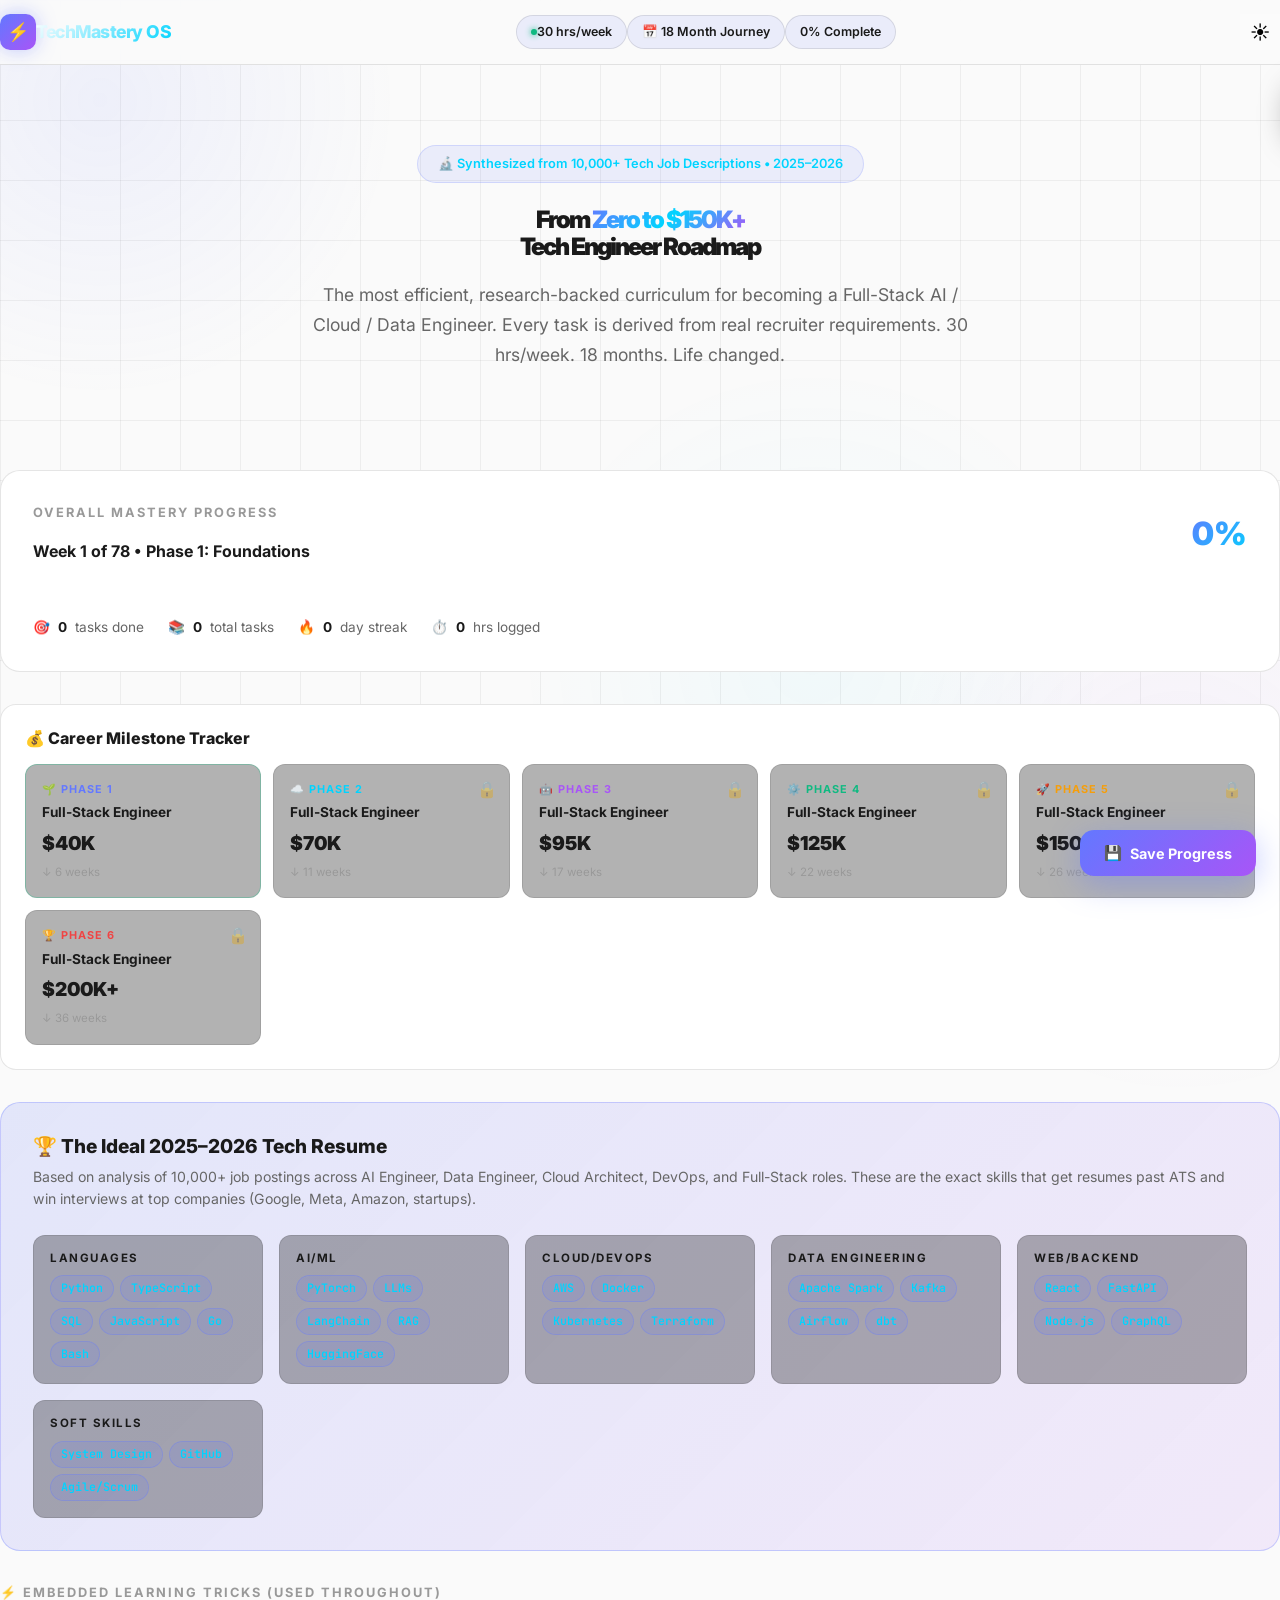
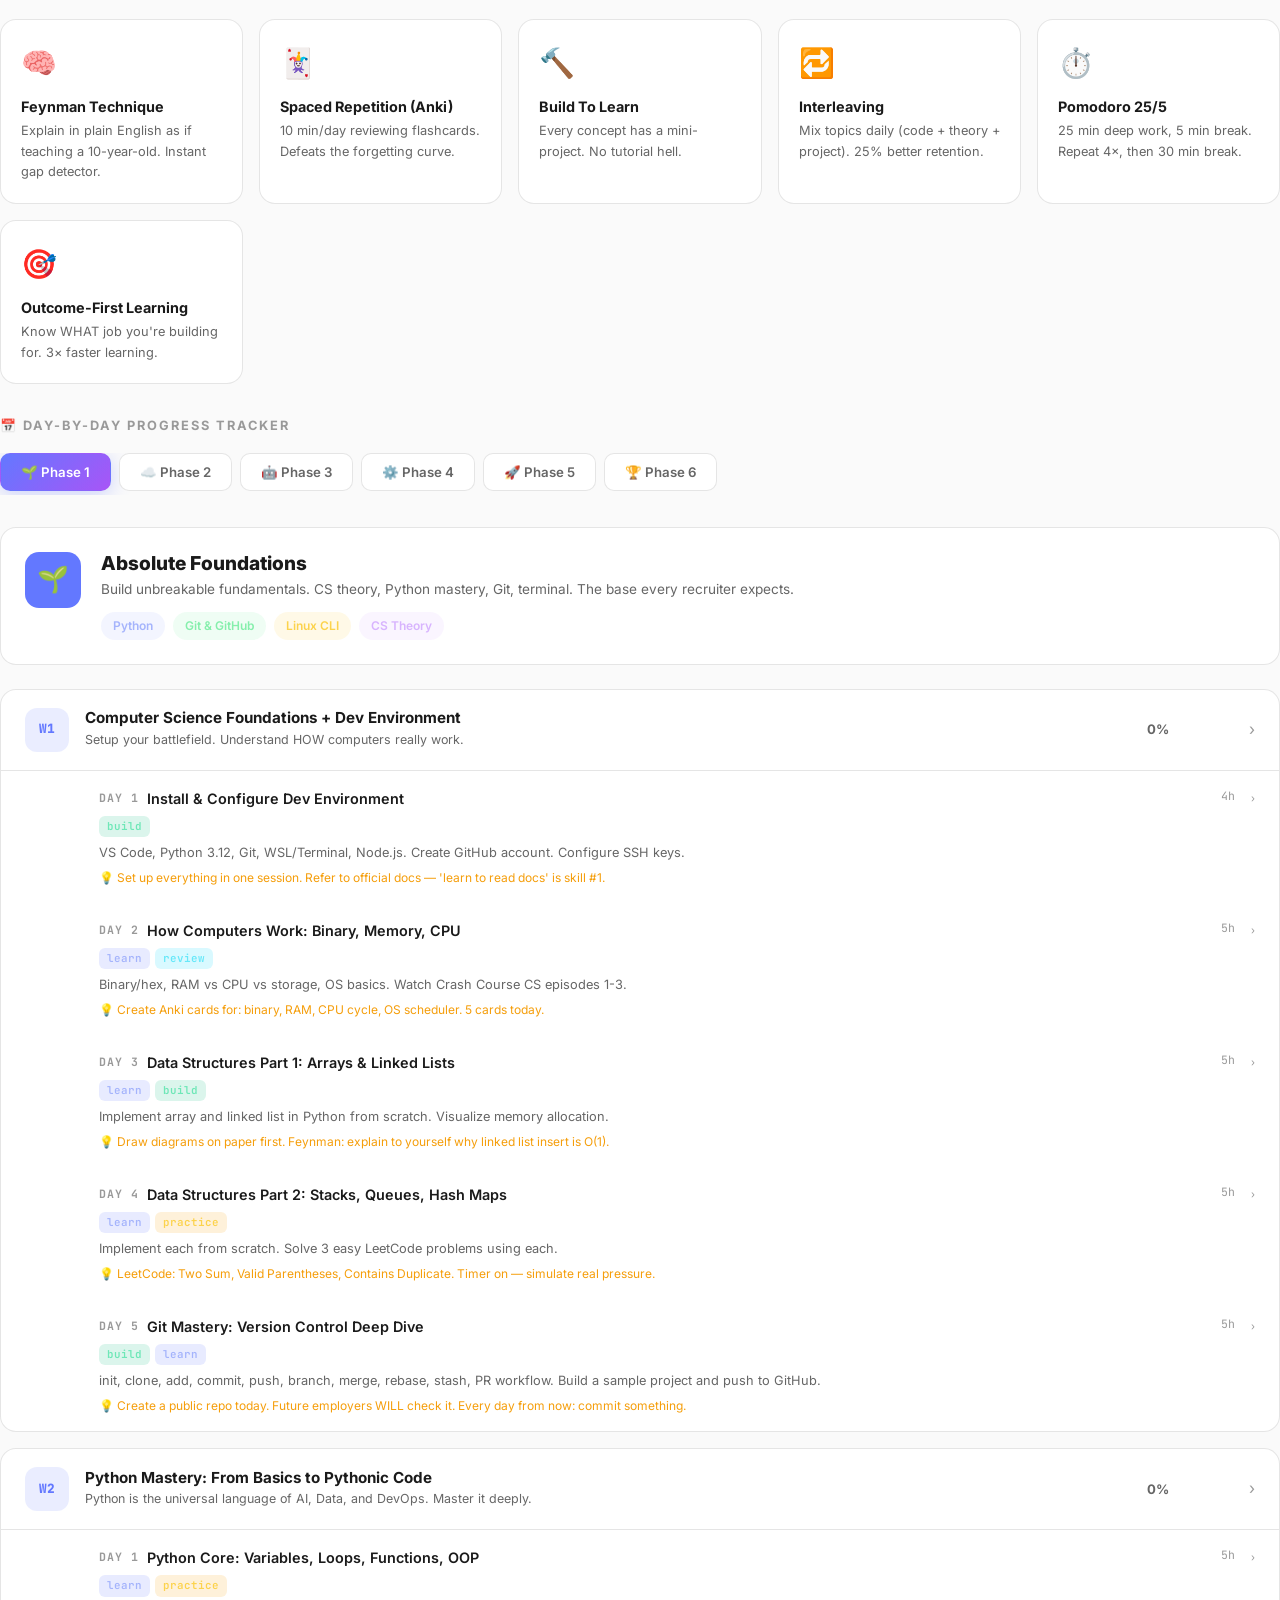
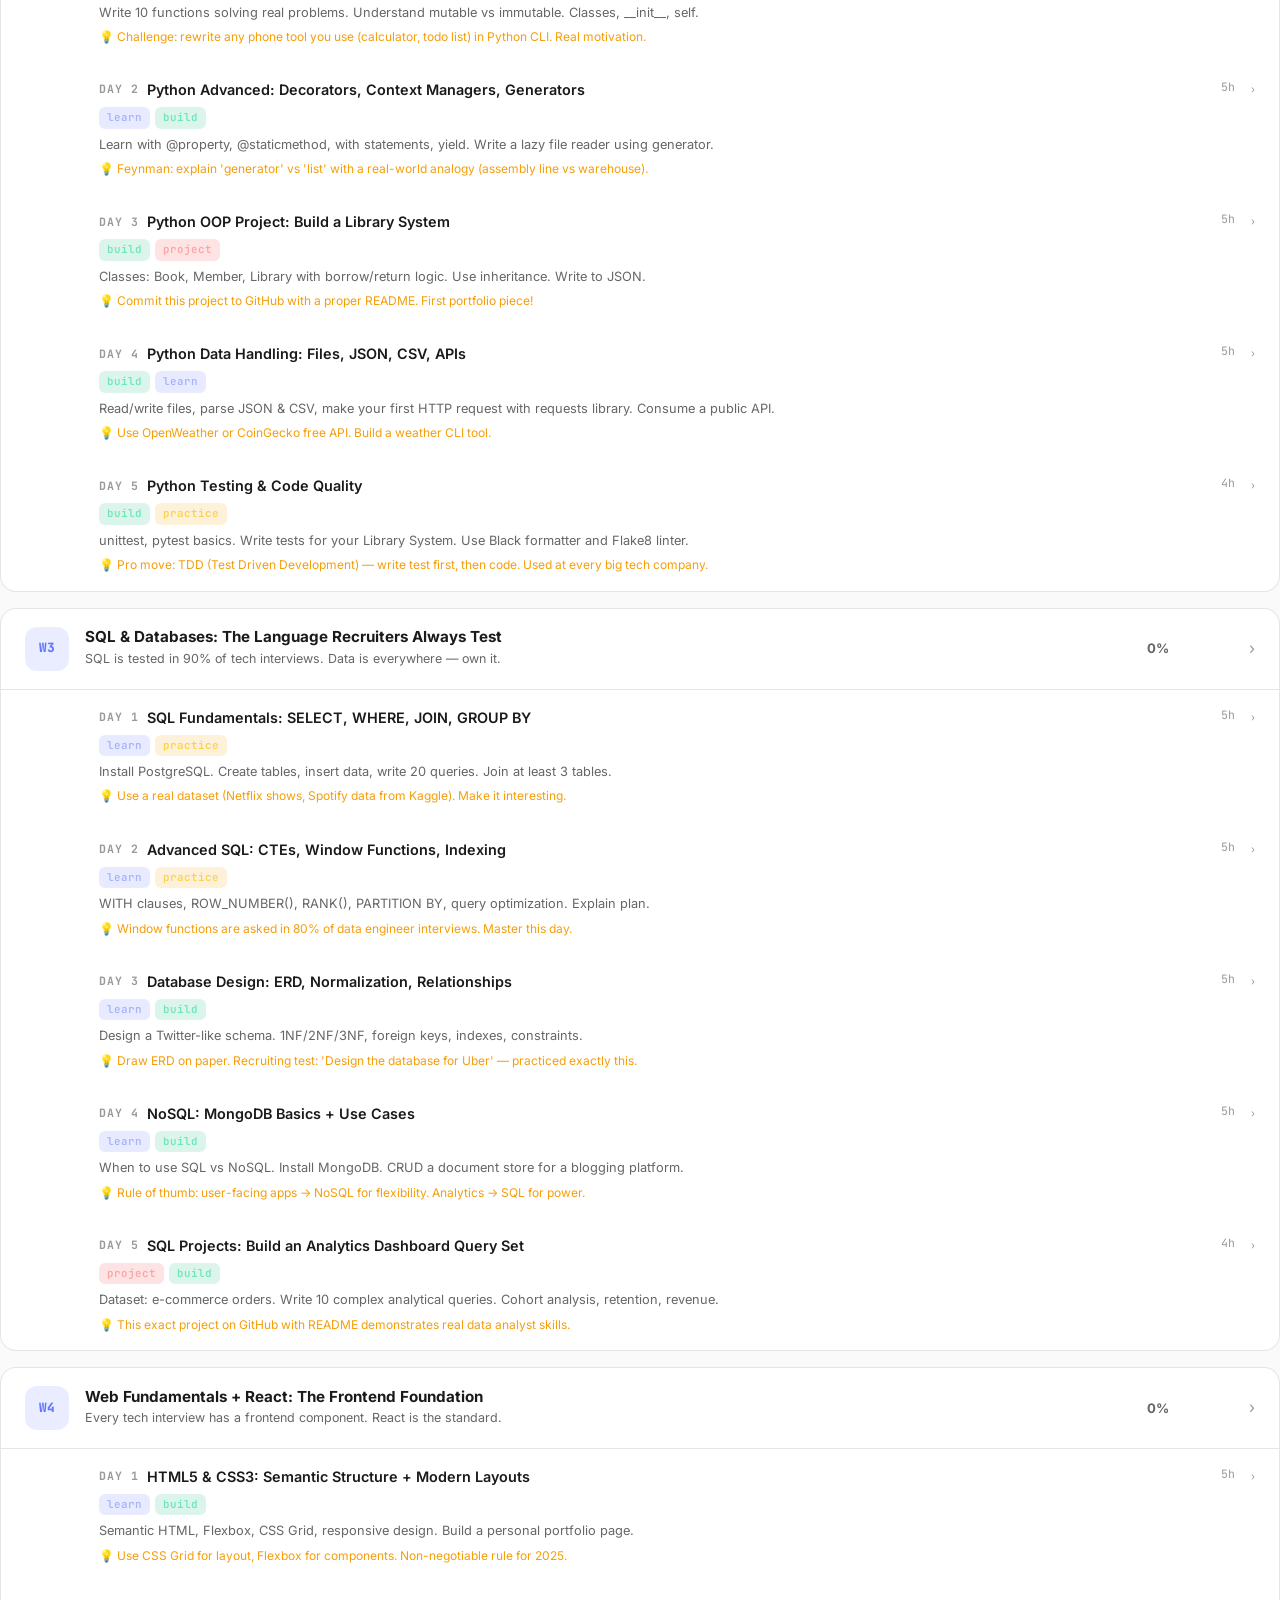
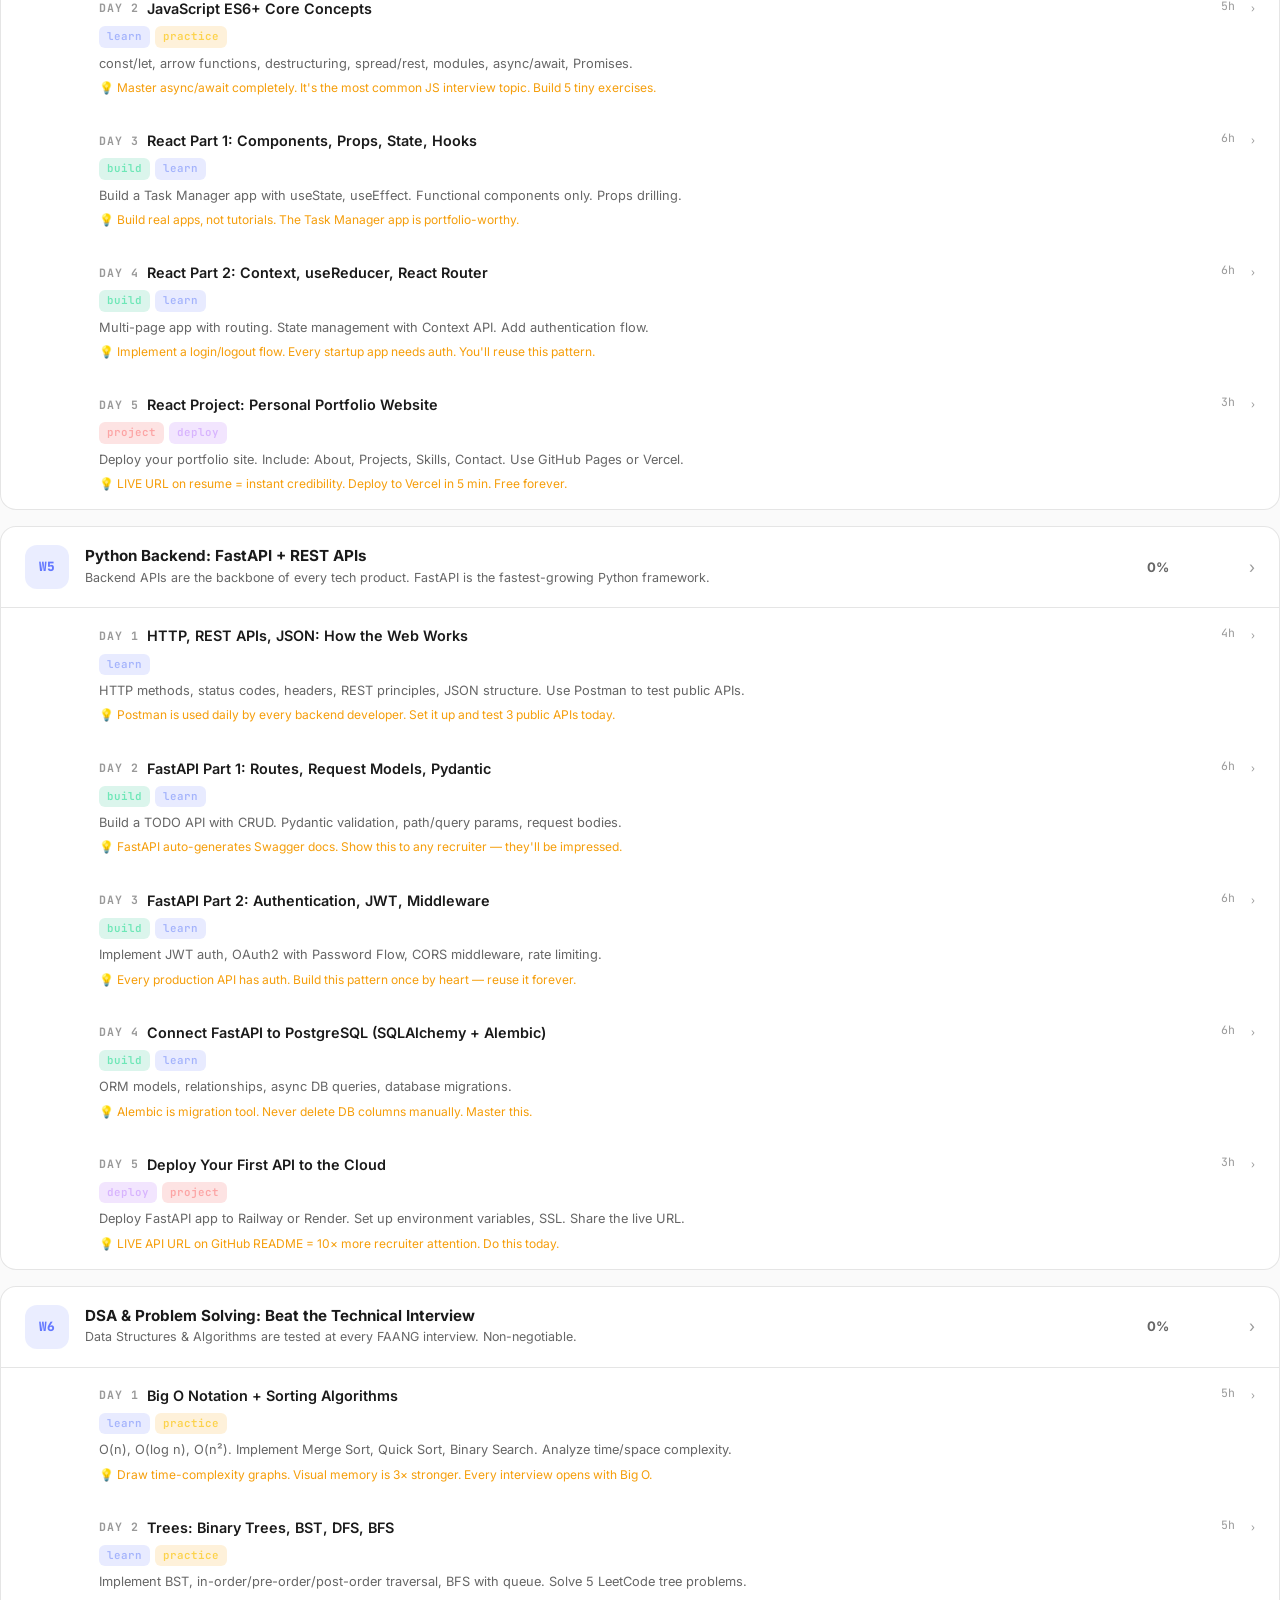
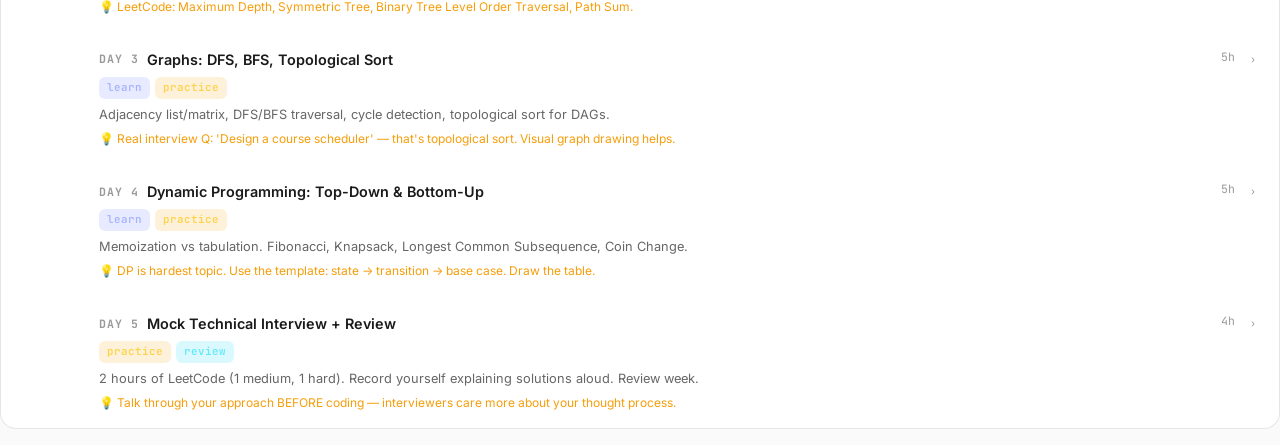
<file: index.html>
<!DOCTYPE html>
<html lang="en">
<head>
  <meta charset="UTF-8" />
  <meta name="viewport" content="width=device-width, initial-scale=1.0" />
  <meta name="description" content="Day-by-day tech learning tracker built from analysis of 10,000+ job descriptions. Go from zero to professional tech engineer in 18 months at 30hrs/week." />
  <title>Tech Mastery Tracker | From Zero to $150K+ Engineer</title>
  
  <!-- Fonts -->
  <link rel="preconnect" href="https://fonts.googleapis.com" />
  <link href="https://fonts.googleapis.com/css2?family=Inter:wght@300;400;500;600;700;800;900&family=JetBrains+Mono:wght@400;500;700&display=swap" rel="stylesheet" />
  
  <!-- Stylesheets -->
  <link rel="stylesheet" href="base.css" />
  <link rel="stylesheet" href="layout.css" />
  <link rel="stylesheet" href="components.css" />
  <link rel="stylesheet" href="animations.css" />
  <link rel="stylesheet" href="theme.css" />
  <link rel="stylesheet" href="responsive.css" />
</head>
<body>

<!-- Background Elements -->
<div class="bg-grid"></div>
<div class="bg-glow bg-glow-1"></div>
<div class="bg-glow bg-glow-2"></div>
<div class="bg-glow bg-glow-3"></div>

<!-- Toast Notification -->
<div class="toast" id="toast" role="status" aria-live="polite">✅ Progress saved!</div>

<!-- Header -->
<header role="banner">
  <div class="header-inner">
    <div class="logo">
      <div class="logo-icon">⚡</div>
      <span class="logo-text">TechMastery OS</span>
    </div>
    <div class="header-stats">
      <div class="stat-chip"><span class="dot"></span> 30 hrs/week</div>
      <div class="stat-chip">📅 18 Month Journey</div>
      <div class="stat-chip" id="headerProgress">0% Complete</div>
    </div>
    <button class="theme-toggle" id="themeToggle" aria-label="Toggle dark/light mode">
      <span class="theme-icon">🌙</span>
    </button>
  </div>
</header>

<!-- Main Content -->
<div class="container">

  <!-- Hero Section -->
  <section class="hero" role="main">
    <div class="hero-badge">🔬 Synthesized from 10,000+ Tech Job Descriptions • 2025–2026</div>
    <h1>From <span class="gradient">Zero to $150K+</span><br/>Tech Engineer Roadmap</h1>
    <p>The most efficient, research-backed curriculum for becoming a Full-Stack AI / Cloud / Data Engineer. Every task is derived from real recruiter requirements. 30 hrs/week. 18 months. Life changed.</p>
  </section>

  <!-- Overall Progress -->
  <div class="overall-progress">
    <div class="progress-header">
      <div>
        <div class="section-title">Overall Mastery Progress</div>
        <div class="progress-title" id="progressLabel">Week 1 of 78 • Phase 1: Foundations</div>
      </div>
      <div class="progress-pct" id="progressPct">0%</div>
    </div>
    <div class="progress-bar-wrap">
      <div class="progress-bar-fill" id="progressBar" style="width:0%"></div>
    </div>
    <div class="progress-meta">
      <div class="progress-meta-item">🎯 <strong id="completedTasks">0</strong> tasks done</div>
      <div class="progress-meta-item">📚 <strong id="totalTasks">0</strong> total tasks</div>
      <div class="progress-meta-item">🔥 <strong id="streakCount">0</strong> day streak</div>
      <div class="progress-meta-item">⏱️ <strong id="hoursLogged">0</strong> hrs logged</div>
    </div>
  </div>

  <!-- Salary Milestones -->
  <div class="salary-track">
    <h3>💰 Career Milestone Tracker</h3>
    <div class="milestones" id="milestoneGrid"></div>
  </div>

  <!-- Resume Skills Banner -->
  <div class="resume-banner">
    <h2>🏆 The Ideal 2025–2026 Tech Resume</h2>
    <p>Based on analysis of 10,000+ job postings across AI Engineer, Data Engineer, Cloud Architect, DevOps, and Full-Stack roles. These are the exact skills that get resumes past ATS and win interviews at top companies (Google, Meta, Amazon, startups).</p>
    <div class="skills-grid" id="skillsGrid"></div>
  </div>

  <!-- Learning Tricks -->
  <div class="section-title">⚡ Embedded Learning Tricks (Used Throughout)</div>
  <div class="tricks-grid" id="tricksGrid"></div>

  <!-- Phase Tabs -->
  <div class="section-title">📅 Day-by-Day Progress Tracker</div>
  <div class="tabs-wrap" id="tabsWrap"></div>

  <!-- Phase Content -->
  <div id="phaseContent"></div>

</div>

<!-- Floating Save Button -->
<button class="floating-save" id="saveBtn" aria-label="Save progress">
  <span class="save-pulse">💾</span> Save Progress
</button>

<!-- Scripts -->
<script src="utils.js"></script>
<script src="storage.js"></script>
<script src="ui.js"></script>
<script src="phases-data.js"></script>
<script src="tracker.js"></script>
</body>
</html>
</file>
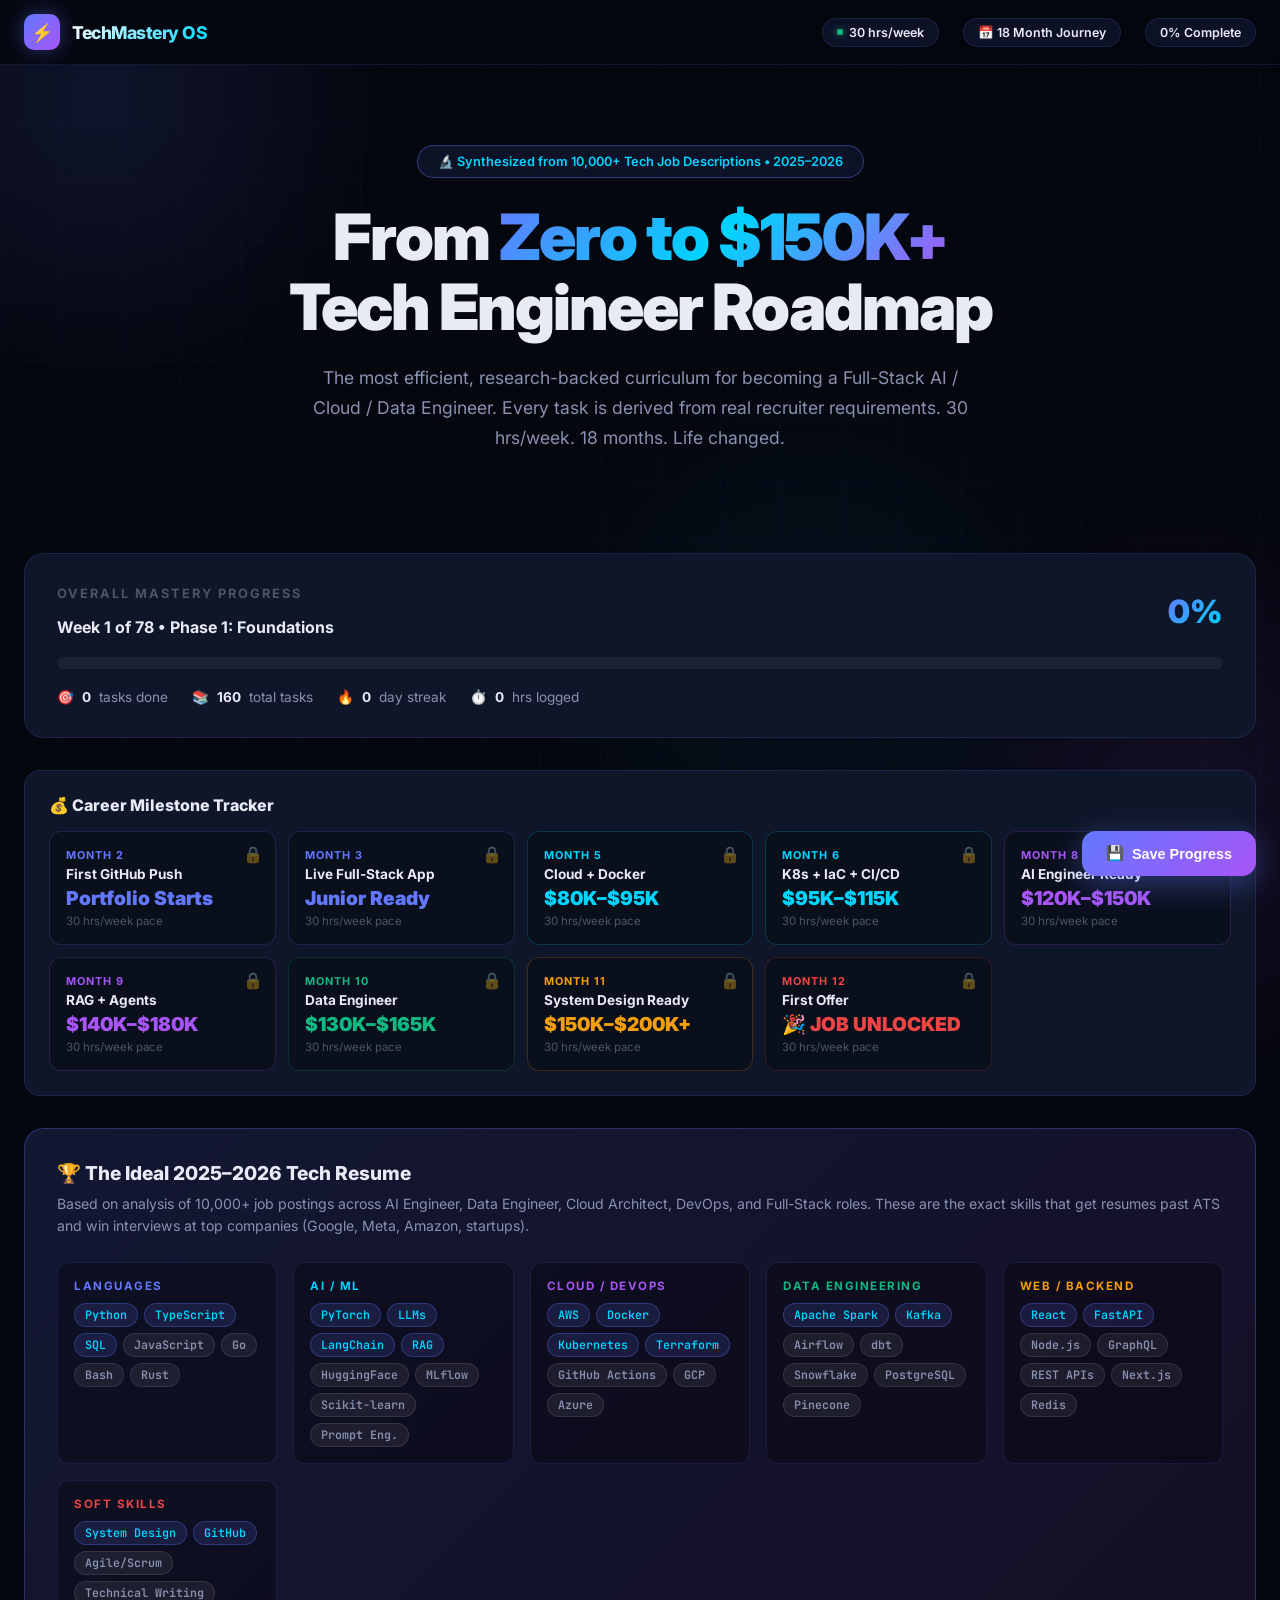
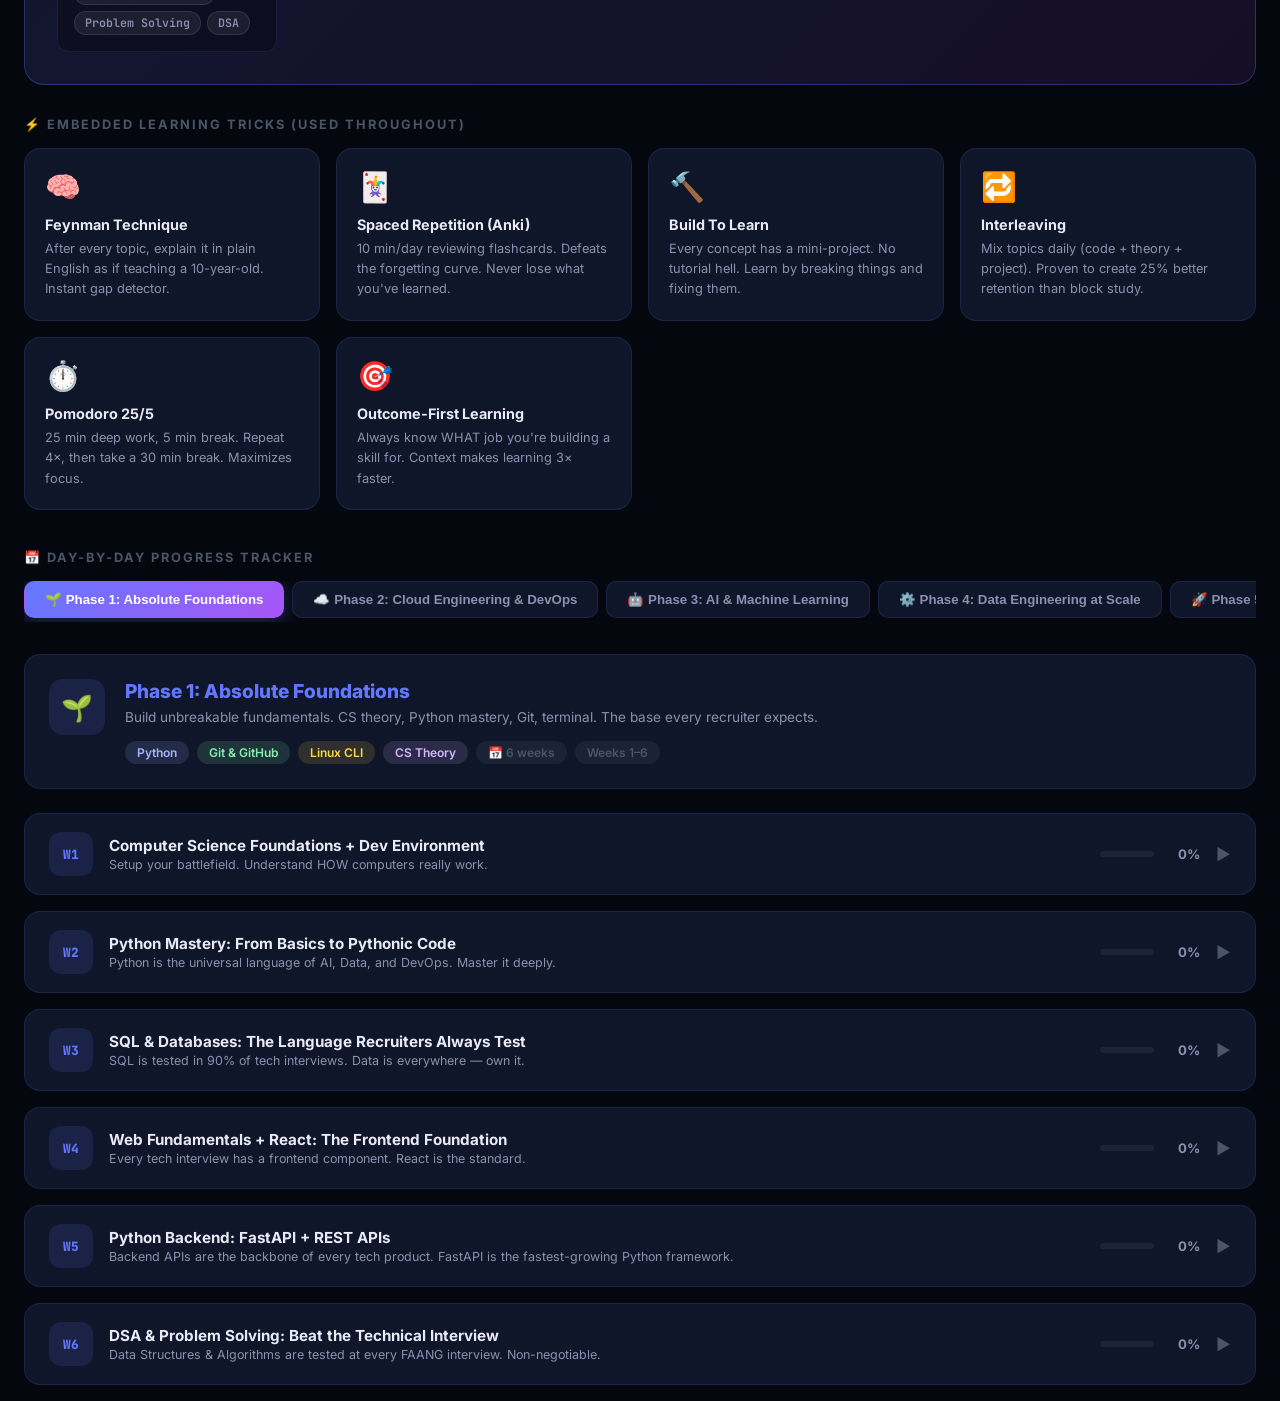
<file: tech_mastery_tracker.html>
<!DOCTYPE html>
<html lang="en">
<head>
  <meta charset="UTF-8" />
  <meta name="viewport" content="width=device-width, initial-scale=1.0" />
  <title>Tech Mastery Tracker | From Zero to $150K+ Engineer</title>
  <meta name="description" content="Day-by-day tech learning tracker built from analysis of 10,000+ job descriptions. Go from zero to professional tech engineer in 18 months at 30hrs/week." />
  <link rel="preconnect" href="https://fonts.googleapis.com" />
  <link href="https://fonts.googleapis.com/css2?family=Inter:wght@300;400;500;600;700;800;900&family=JetBrains+Mono:wght@400;500;700&display=swap" rel="stylesheet" />
  <style>
    :root {
      --bg-primary: #05070f;
      --bg-secondary: #0b0f1e;
      --bg-card: #0f1629;
      --bg-card-hover: #141c35;
      --border: rgba(99, 120, 255, 0.15);
      --border-glow: rgba(99, 120, 255, 0.4);
      --accent-blue: #6378ff;
      --accent-cyan: #00d4ff;
      --accent-violet: #a855f7;
      --accent-green: #10b981;
      --accent-orange: #f59e0b;
      --accent-red: #ef4444;
      --text-primary: #e8eaf6;
      --text-secondary: #8892b0;
      --text-muted: #4a5568;
      --phase1: #6378ff;
      --phase2: #00d4ff;
      --phase3: #a855f7;
      --phase4: #10b981;
      --phase5: #f59e0b;
      --phase6: #ef4444;
    }

    * { box-sizing: border-box; margin: 0; padding: 0; }

    body {
      font-family: 'Inter', sans-serif;
      background: var(--bg-primary);
      color: var(--text-primary);
      min-height: 100vh;
      overflow-x: hidden;
    }

    /* ── ANIMATED BACKGROUND ── */
    .bg-grid {
      position: fixed;
      inset: 0;
      background-image:
        linear-gradient(rgba(99,120,255,0.04) 1px, transparent 1px),
        linear-gradient(90deg, rgba(99,120,255,0.04) 1px, transparent 1px);
      background-size: 60px 60px;
      z-index: 0;
      pointer-events: none;
    }
    .bg-glow {
      position: fixed;
      width: 600px; height: 600px;
      border-radius: 50%;
      pointer-events: none;
      z-index: 0;
    }
    .bg-glow-1 { top: -200px; left: -200px; background: radial-gradient(circle, rgba(99,120,255,0.12) 0%, transparent 70%); }
    .bg-glow-2 { bottom: -200px; right: -200px; background: radial-gradient(circle, rgba(168,85,247,0.1) 0%, transparent 70%); }
    .bg-glow-3 { top: 40%; left: 40%; background: radial-gradient(circle, rgba(0,212,255,0.06) 0%, transparent 70%); }

    /* ── LAYOUT ── */
    .container { position: relative; z-index: 1; max-width: 1400px; margin: 0 auto; padding: 0 24px; }

    /* ── HEADER ── */
    header {
      background: rgba(5,7,15,0.9);
      backdrop-filter: blur(20px);
      border-bottom: 1px solid var(--border);
      position: sticky; top: 0; z-index: 100;
      padding: 0 24px;
    }
    .header-inner {
      max-width: 1400px; margin: 0 auto;
      display: flex; align-items: center; justify-content: space-between;
      height: 64px;
    }
    .logo {
      display: flex; align-items: center; gap: 12px;
      font-weight: 800; font-size: 1.1rem; letter-spacing: -0.5px;
    }
    .logo-icon {
      width: 36px; height: 36px;
      background: linear-gradient(135deg, var(--accent-blue), var(--accent-violet));
      border-radius: 10px;
      display: flex; align-items: center; justify-content: center;
      font-size: 18px; box-shadow: 0 0 20px rgba(99,120,255,0.4);
    }
    .logo-text { background: linear-gradient(135deg, #fff, var(--accent-cyan)); -webkit-background-clip: text; -webkit-text-fill-color: transparent; }

    .header-stats { display: flex; gap: 24px; align-items: center; }
    .stat-chip {
      display: flex; align-items: center; gap: 6px;
      background: rgba(99,120,255,0.1); border: 1px solid var(--border);
      border-radius: 20px; padding: 6px 14px; font-size: 0.78rem; font-weight: 600;
    }
    .stat-chip .dot { width: 6px; height: 6px; border-radius: 50%; background: var(--accent-green); box-shadow: 0 0 6px var(--accent-green); animation: pulse 2s infinite; }
    @keyframes pulse { 0%,100%{opacity:1;transform:scale(1)} 50%{opacity:0.6;transform:scale(0.8)} }

    /* ── HERO ── */
    .hero {
      padding: 80px 0 60px;
      text-align: center;
    }
    .hero-badge {
      display: inline-flex; align-items: center; gap: 8px;
      background: rgba(99,120,255,0.1); border: 1px solid var(--border-glow);
      border-radius: 20px; padding: 8px 20px; font-size: 0.8rem; font-weight: 600;
      color: var(--accent-cyan); margin-bottom: 24px;
      animation: fadeInDown 0.6s ease;
    }
    .hero h1 {
      font-size: clamp(2.2rem, 5vw, 4rem);
      font-weight: 900; line-height: 1.1;
      letter-spacing: -2px;
      margin-bottom: 20px;
      animation: fadeInUp 0.6s 0.1s both ease;
    }
    .hero h1 .gradient { background: linear-gradient(135deg, var(--accent-blue), var(--accent-cyan), var(--accent-violet)); -webkit-background-clip: text; -webkit-text-fill-color: transparent; }
    .hero p {
      font-size: 1.1rem; color: var(--text-secondary); max-width: 660px; margin: 0 auto 40px;
      line-height: 1.7; animation: fadeInUp 0.6s 0.2s both ease;
    }

    @keyframes fadeInUp { from {opacity:0;transform:translateY(24px)} to {opacity:1;transform:translateY(0)} }
    @keyframes fadeInDown { from {opacity:0;transform:translateY(-16px)} to {opacity:1;transform:translateY(0)} }

    /* ── OVERALL PROGRESS ── */
    .overall-progress {
      background: var(--bg-card);
      border: 1px solid var(--border);
      border-radius: 20px;
      padding: 32px;
      margin-bottom: 32px;
      animation: fadeInUp 0.6s 0.3s both ease;
    }
    .progress-header { display: flex; justify-content: space-between; align-items: center; margin-bottom: 20px; flex-wrap: wrap; gap: 12px; }
    .progress-title { font-size: 1rem; font-weight: 700; color: var(--text-primary); }
    .progress-pct { font-size: 2rem; font-weight: 900; background: linear-gradient(135deg, var(--accent-blue), var(--accent-cyan)); -webkit-background-clip: text; -webkit-text-fill-color: transparent; }
    .progress-bar-wrap { background: rgba(255,255,255,0.05); border-radius: 99px; height: 12px; overflow: hidden; }
    .progress-bar-fill {
      height: 100%; border-radius: 99px;
      background: linear-gradient(90deg, var(--accent-blue), var(--accent-cyan));
      box-shadow: 0 0 20px rgba(0,212,255,0.4);
      transition: width 0.8s cubic-bezier(0.4,0,0.2,1);
    }
    .progress-meta { display: flex; gap: 24px; margin-top: 20px; flex-wrap: wrap; }
    .progress-meta-item { display: flex; align-items: center; gap: 8px; font-size: 0.85rem; color: var(--text-secondary); }
    .progress-meta-item strong { color: var(--text-primary); font-weight: 700; }

    /* ── IDEAL RESUME BANNER ── */
    .resume-banner {
      background: linear-gradient(135deg, rgba(99,120,255,0.15), rgba(168,85,247,0.1));
      border: 1px solid rgba(99,120,255,0.3);
      border-radius: 20px; padding: 32px;
      margin-bottom: 32px;
      animation: fadeInUp 0.6s 0.2s both ease;
    }
    .resume-banner h2 { font-size: 1.2rem; font-weight: 800; margin-bottom: 8px; }
    .resume-banner p { color: var(--text-secondary); font-size: 0.88rem; margin-bottom: 24px; line-height: 1.6; }
    .skills-grid { display: grid; grid-template-columns: repeat(auto-fill, minmax(200px, 1fr)); gap: 16px; }
    .skill-category { background: rgba(0,0,0,0.3); border-radius: 12px; padding: 16px; border: 1px solid var(--border); }
    .skill-category h4 { font-size: 0.72rem; font-weight: 700; text-transform: uppercase; letter-spacing: 1.5px; margin-bottom: 10px; }
    .skill-tags { display: flex; flex-wrap: wrap; gap: 6px; }
    .skill-tag {
      font-size: 0.73rem; font-weight: 600; padding: 3px 10px; border-radius: 99px;
      background: rgba(255,255,255,0.07); border: 1px solid rgba(255,255,255,0.1);
      color: var(--text-secondary); font-family: 'JetBrains Mono', monospace;
    }
    .skill-tag.hot { background: rgba(99,120,255,0.15); border-color: rgba(99,120,255,0.3); color: var(--accent-cyan); }

    /* ── LEARNING TRICKS ── */
    .tricks-grid { display: grid; grid-template-columns: repeat(auto-fill, minmax(240px, 1fr)); gap: 16px; margin-bottom: 32px; }
    .trick-card {
      background: var(--bg-card); border: 1px solid var(--border);
      border-radius: 16px; padding: 20px;
      transition: transform 0.2s, border-color 0.2s, box-shadow 0.2s;
    }
    .trick-card:hover { transform: translateY(-3px); border-color: var(--border-glow); box-shadow: 0 8px 32px rgba(99,120,255,0.15); }
    .trick-icon { font-size: 1.8rem; margin-bottom: 12px; }
    .trick-card h4 { font-size: 0.9rem; font-weight: 700; margin-bottom: 6px; }
    .trick-card p { font-size: 0.8rem; color: var(--text-secondary); line-height: 1.6; }

    /* ── TABS ── */
    .tabs-wrap { display: flex; gap: 8px; overflow-x: auto; padding-bottom: 4px; margin-bottom: 32px; scrollbar-width: none; }
    .tabs-wrap::-webkit-scrollbar { display: none; }
    .tab-btn {
      flex-shrink: 0; padding: 10px 20px; border-radius: 10px;
      border: 1px solid var(--border); background: var(--bg-card);
      color: var(--text-secondary); font-size: 0.83rem; font-weight: 600;
      cursor: pointer; transition: all 0.2s; white-space: nowrap;
    }
    .tab-btn:hover { color: var(--text-primary); border-color: var(--border-glow); }
    .tab-btn.active { background: linear-gradient(135deg, var(--accent-blue), var(--accent-violet)); border-color: transparent; color: white; box-shadow: 0 4px 20px rgba(99,120,255,0.3); }

    /* ── PHASE HEADER ── */
    .phase-header {
      display: flex; align-items: flex-start; gap: 20px;
      background: var(--bg-card); border: 1px solid var(--border);
      border-radius: 16px; padding: 24px; margin-bottom: 24px;
    }
    .phase-badge {
      min-width: 56px; height: 56px; border-radius: 14px;
      display: flex; align-items: center; justify-content: center;
      font-size: 1.6rem; font-weight: 900; flex-shrink: 0;
    }
    .phase-meta h3 { font-size: 1.2rem; font-weight: 800; margin-bottom: 4px; }
    .phase-meta p { color: var(--text-secondary); font-size: 0.85rem; line-height: 1.6; }
    .phase-chips { display: flex; flex-wrap: wrap; gap: 8px; margin-top: 12px; }
    .phase-chip { font-size: 0.75rem; font-weight: 600; padding: 4px 12px; border-radius: 20px; }

    /* ── WEEK CARD ── */
    .week-card {
      background: var(--bg-card); border: 1px solid var(--border);
      border-radius: 16px; margin-bottom: 16px; overflow: hidden;
      transition: border-color 0.2s, box-shadow 0.2s;
    }
    .week-card:hover { border-color: var(--border-glow); box-shadow: 0 4px 24px rgba(99,120,255,0.1); }
    .week-card.completed { border-color: rgba(16,185,129,0.3); }

    .week-header {
      display: flex; align-items: center; gap: 16px;
      padding: 18px 24px; cursor: pointer;
      transition: background 0.15s;
    }
    .week-header:hover { background: rgba(255,255,255,0.02); }
    .week-num {
      min-width: 44px; height: 44px; border-radius: 12px;
      display: flex; align-items: center; justify-content: center;
      font-size: 0.8rem; font-weight: 800; font-family: 'JetBrains Mono', monospace;
      flex-shrink: 0;
    }
    .week-title { flex: 1; }
    .week-title h4 { font-size: 0.95rem; font-weight: 700; margin-bottom: 2px; }
    .week-title p { font-size: 0.78rem; color: var(--text-secondary); }
    .week-progress { display: flex; align-items: center; gap: 10px; min-width: 100px; }
    .week-pct { font-size: 0.82rem; font-weight: 700; color: var(--text-secondary); min-width: 36px; text-align: right; }
    .week-bar { flex: 1; height: 6px; background: rgba(255,255,255,0.06); border-radius: 99px; overflow: hidden; }
    .week-bar-fill { height: 100%; border-radius: 99px; transition: width 0.5s ease; }
    .chevron { transition: transform 0.2s; color: var(--text-muted); font-size: 1rem; }
    .week-card.open .chevron { transform: rotate(90deg); }

    /* ── DAY LIST ── */
    .day-list { border-top: 1px solid var(--border); }
    .day-item {
      display: flex; align-items: flex-start; gap: 16px;
      padding: 16px 24px 16px 60px;
      border-bottom: 1px solid rgba(255,255,255,0.04);
      transition: background 0.15s;
    }
    .day-item:last-child { border-bottom: none; }
    .day-item:hover { background: rgba(255,255,255,0.02); }
    .day-check {
      min-width: 22px; height: 22px; border-radius: 6px;
      border: 2px solid rgba(255,255,255,0.15);
      cursor: pointer; display: flex; align-items: center; justify-content: center;
      transition: all 0.2s; flex-shrink: 0; margin-top: 1px;
      background: transparent;
    }
    .day-check:hover { border-color: var(--accent-blue); background: rgba(99,120,255,0.1); }
    .day-check.done { background: var(--accent-green); border-color: var(--accent-green); }
    .day-check.done::after { content: '✓'; color: white; font-size: 13px; font-weight: 800; }
    .day-content { flex: 1; }
    .day-header-row { display: flex; align-items: center; gap: 8px; flex-wrap: wrap; margin-bottom: 4px; }
    .day-label { font-size: 0.72rem; font-weight: 700; text-transform: uppercase; letter-spacing: 1px; color: var(--text-muted); font-family: 'JetBrains Mono', monospace; }
    .day-title { font-size: 0.9rem; font-weight: 600; color: var(--text-primary); }
    .day-tags { display: flex; flex-wrap: wrap; gap: 5px; margin-top: 6px; }
    .day-tag {
      font-size: 0.68rem; font-weight: 600; padding: 2px 8px; border-radius: 6px;
      font-family: 'JetBrains Mono', monospace;
    }
    .tag-learn { background: rgba(99,120,255,0.15); color: #a5b4fc; }
    .tag-build { background: rgba(16,185,129,0.15); color: #6ee7b7; }
    .tag-practice { background: rgba(245,158,11,0.15); color: #fcd34d; }
    .tag-deploy { background: rgba(168,85,247,0.15); color: #d8b4fe; }
    .tag-project { background: rgba(239,68,68,0.15); color: #fca5a5; }
    .tag-review { background: rgba(0,212,255,0.15); color: #67e8f9; }
    .day-desc { font-size: 0.8rem; color: var(--text-secondary); margin-top: 6px; line-height: 1.6; }
    .day-trick { font-size: 0.75rem; color: var(--accent-orange); margin-top: 4px; }
    .day-trick::before { content: '💡 '; }
    .day-hours { font-size: 0.72rem; color: var(--text-muted); margin-left: auto; font-family: 'JetBrains Mono', monospace; padding-left: 16px; white-space: nowrap; }

    /* ── SALARY TRACK  ── */
    .salary-track {
      background: var(--bg-card); border: 1px solid var(--border);
      border-radius: 16px; padding: 24px; margin-bottom: 32px;
    }
    .salary-track h3 { font-size: 1rem; font-weight: 800; margin-bottom: 16px; }
    .milestones { display: grid; grid-template-columns: repeat(auto-fill, minmax(200px, 1fr)); gap: 12px; }
    .milestone {
      background: rgba(0,0,0,0.3); border-radius: 12px; padding: 16px;
      border: 1px solid var(--border); position: relative; overflow: hidden;
    }
    .milestone.unlocked { border-color: rgba(16,185,129,0.3); }
    .milestone-phase { font-size: 0.68rem; font-weight: 700; text-transform: uppercase; letter-spacing: 1px; margin-bottom: 4px; }
    .milestone-title { font-size: 0.85rem; font-weight: 700; margin-bottom: 4px; }
    .milestone-salary { font-size: 1.2rem; font-weight: 900; }
    .milestone-time { font-size: 0.72rem; color: var(--text-muted); margin-top: 4px; }
    .milestone-lock { position: absolute; top: 12px; right: 12px; font-size: 1rem; opacity: 0.4; }

    /* ── FLOATING SAVE ── */
    .floating-save {
      position: fixed; bottom: 24px; right: 24px; z-index: 200;
      background: linear-gradient(135deg, var(--accent-blue), var(--accent-violet));
      border: none; border-radius: 14px; padding: 14px 24px;
      color: white; font-weight: 700; font-size: 0.9rem; cursor: pointer;
      box-shadow: 0 8px 32px rgba(99,120,255,0.4);
      display: flex; align-items: center; gap: 8px;
      transition: transform 0.2s, box-shadow 0.2s;
    }
    .floating-save:hover { transform: translateY(-2px); box-shadow: 0 12px 40px rgba(99,120,255,0.5); }
    .save-pulse { animation: savePulse 2s infinite; }
    @keyframes savePulse { 0%,100%{opacity:1} 50%{opacity:0.6} }

    /* ── SECTION TITLE ── */
    .section-title { font-size: 0.8rem; font-weight: 700; text-transform: uppercase; letter-spacing: 2px; color: var(--text-muted); margin-bottom: 16px; }

    /* ── RESPONSIVE ── */
    @media (max-width: 768px) {
      .hero h1 { font-size: 2rem; }
      .header-stats { display: none; }
      .day-item { padding-left: 24px; }
      .milestones { grid-template-columns: 1fr 1fr; }
    }

    /* ── STREAK WIDGET ── */
    .streak-widget {
      display: flex; gap: 4px; flex-wrap: wrap; align-items: center;
    }
    .streak-dot {
      width: 14px; height: 14px; border-radius: 4px;
      background: rgba(255,255,255,0.05); transition: background 0.3s;
    }
    .streak-dot.done { background: var(--accent-green); box-shadow: 0 0 6px rgba(16,185,129,0.5); }

    /* ── TOAST ── */
    .toast {
      position: fixed; top: 80px; right: 24px; z-index: 300;
      background: var(--bg-card); border: 1px solid var(--accent-green);
      border-radius: 12px; padding: 14px 20px;
      color: var(--accent-green); font-weight: 600; font-size: 0.88rem;
      display: flex; align-items: center; gap: 10px;
      box-shadow: 0 8px 32px rgba(0,0,0,0.4);
      transform: translateX(120%); transition: transform 0.3s cubic-bezier(0.4,0,0.2,1);
    }
    .toast.show { transform: translateX(0); }

    /* hide inactive tab panels */
    .tab-panel { display: none; }
    .tab-panel.active { display: block; }

    .hidden { display: none !important; }

    /* ── DAY EXPAND PANEL ── */
    .day-item { flex-direction: column; align-items: stretch; padding: 0; cursor: default; }
    .day-item:hover { background: transparent; }
    .day-item-header {
      display: flex; align-items: flex-start; gap: 16px;
      padding: 16px 24px 16px 60px;
      cursor: pointer;
      transition: background 0.15s;
    }
    .day-item-header:hover { background: rgba(255,255,255,0.025); }
    .day-expand-panel {
      display: none;
      border-top: 1px solid rgba(255,255,255,0.05);
      padding: 20px 24px 24px 84px;
      background: rgba(0,0,0,0.25);
      animation: expandIn 0.22s ease;
    }
    @keyframes expandIn { from{opacity:0;transform:translateY(-6px)} to{opacity:1;transform:translateY(0)} }
    .day-item.open .day-expand-panel { display: block; }
    .day-chevron {
      font-size: 0.65rem; color: var(--text-muted);
      flex-shrink: 0; margin-top: 4px;
      transition: transform 0.2s;
    }
    .day-item.open .day-chevron { transform: rotate(90deg); }

    .expand-grid {
      display: grid;
      grid-template-columns: 1fr 1fr;
      gap: 14px;
      margin-top: 4px;
    }
    @media (max-width: 900px) { .expand-grid { grid-template-columns: 1fr; } }

    .expand-section {
      background: rgba(255,255,255,0.03);
      border: 1px solid rgba(255,255,255,0.07);
      border-radius: 12px;
      padding: 14px 16px;
    }
    .expand-section.full { grid-column: 1/-1; }
    .expand-sec-title {
      font-size: 0.67rem; font-weight: 800;
      text-transform: uppercase; letter-spacing: 1.5px;
      color: var(--text-muted); margin-bottom: 12px;
      display: flex; align-items: center; gap: 6px;
    }

    /* Schedule */
    .sched-list { display: flex; flex-direction: column; gap: 7px; }
    .sched-block { display: flex; align-items: flex-start; gap: 10px; }
    .sched-time {
      font-size: 0.68rem; font-weight: 700;
      font-family: 'JetBrains Mono', monospace;
      color: var(--accent-cyan);
      min-width: 110px; flex-shrink: 0; padding-top: 1px;
    }
    .sched-task { font-size: 0.78rem; color: var(--text-secondary); line-height: 1.5; }

    /* Sub-tasks */
    .subtask-list { display: flex; flex-direction: column; gap: 9px; }
    .subtask-item { display: flex; align-items: flex-start; gap: 10px; }
    .sub-check {
      min-width: 18px; height: 18px; border-radius: 5px;
      border: 2px solid rgba(255,255,255,0.14);
      cursor: pointer; flex-shrink: 0; margin-top: 1px;
      display: flex; align-items: center; justify-content: center;
      font-size: 11px; font-weight: 800;
      transition: all 0.2s; background: transparent; color: transparent;
    }
    .sub-check:hover { border-color: var(--accent-blue); background: rgba(99,120,255,0.12); }
    .sub-check.done { background: var(--accent-green); border-color: var(--accent-green); color: white; }
    .sub-text { font-size: 0.8rem; color: var(--text-secondary); line-height: 1.55; }
    .sub-text.done { text-decoration: line-through; opacity: 0.45; }

    /* Commands */
    .cmd-wrap { display: flex; flex-direction: column; gap: 6px; }
    .cmd-block {
      display: flex; align-items: flex-start; gap: 8px;
      background: rgba(0,0,0,0.55);
      border: 1px solid rgba(255,255,255,0.08);
      border-radius: 8px; padding: 10px 12px;
      font-family: 'JetBrains Mono', monospace;
      font-size: 0.73rem; color: #86efac;
      overflow-x: auto;
    }
    .cmd-prompt { color: var(--accent-blue); user-select: none; flex-shrink: 0; }

    /* Resources */
    .res-list { display: flex; flex-direction: column; gap: 8px; }
    .res-item {
      display: flex; align-items: center; gap: 10px;
      padding: 8px 10px; border-radius: 8px;
      background: rgba(255,255,255,0.03);
      border: 1px solid rgba(255,255,255,0.06);
      transition: border-color 0.2s, background 0.2s;
    }
    .res-item:hover { border-color: rgba(99,120,255,0.3); background: rgba(99,120,255,0.06); }
    .res-icon { font-size: 1.1rem; flex-shrink: 0; }
    .res-info { flex: 1; min-width: 0; }
    .res-title { font-size: 0.78rem; font-weight: 600; color: var(--text-primary); white-space: nowrap; overflow: hidden; text-overflow: ellipsis; }
    .res-type { font-size: 0.65rem; color: var(--text-muted); font-family: 'JetBrains Mono', monospace; }
    .res-badge {
      font-size: 0.62rem; font-weight: 700; padding: 2px 7px; border-radius: 99px;
      background: rgba(99,120,255,0.15); color: var(--accent-blue);
      white-space: nowrap; flex-shrink: 0;
    }

    /* Deliverable */
    .deliverable-box {
      background: linear-gradient(135deg, rgba(16,185,129,0.08), rgba(99,120,255,0.08));
      border: 1px solid rgba(16,185,129,0.25);
      border-radius: 10px; padding: 14px 16px;
      font-size: 0.82rem; color: var(--text-primary); line-height: 1.65;
    }
    .deliverable-box .del-label {
      font-size: 0.67rem; font-weight: 800; text-transform: uppercase;
      letter-spacing: 1.5px; color: var(--accent-green); margin-bottom: 6px;
    }
  </style>
</head>
<body>

<div class="bg-grid"></div>
<div class="bg-glow bg-glow-1"></div>
<div class="bg-glow bg-glow-2"></div>
<div class="bg-glow bg-glow-3"></div>

<!-- TOAST -->
<div class="toast" id="toast">✅ Progress saved!</div>

<!-- HEADER -->
<header>
  <div class="header-inner">
    <div class="logo">
      <div class="logo-icon">⚡</div>
      <span class="logo-text">TechMastery OS</span>
    </div>
    <div class="header-stats">
      <div class="stat-chip"><span class="dot"></span> 30 hrs/week</div>
      <div class="stat-chip">📅 18 Month Journey</div>
      <div class="stat-chip" id="headerProgress">0% Complete</div>
    </div>
  </div>
</header>

<div class="container">

  <!-- HERO -->
  <section class="hero">
    <div class="hero-badge">🔬 Synthesized from 10,000+ Tech Job Descriptions • 2025–2026</div>
    <h1>From <span class="gradient">Zero to $150K+</span><br/>Tech Engineer Roadmap</h1>
    <p>The most efficient, research-backed curriculum for becoming a Full-Stack AI / Cloud / Data Engineer. Every task is derived from real recruiter requirements. 30 hrs/week. 18 months. Life changed.</p>
  </section>

  <!-- OVERALL PROGRESS -->
  <div class="overall-progress">
    <div class="progress-header">
      <div>
        <div class="section-title">Overall Mastery Progress</div>
        <div class="progress-title" id="progressLabel">Week 1 of 78 • Phase 1: Foundations</div>
      </div>
      <div class="progress-pct" id="progressPct">0%</div>
    </div>
    <div class="progress-bar-wrap">
      <div class="progress-bar-fill" id="progressBar" style="width:0%"></div>
    </div>
    <div class="progress-meta">
      <div class="progress-meta-item">🎯 <strong id="completedTasks">0</strong> tasks done</div>
      <div class="progress-meta-item">📚 <strong id="totalTasks">0</strong> total tasks</div>
      <div class="progress-meta-item">🔥 <strong id="streakCount">0</strong> day streak</div>
      <div class="progress-meta-item">⏱️ <strong id="hoursLogged">0</strong> hrs logged</div>
    </div>
  </div>

  <!-- SALARY MILESTONES -->
  <div class="salary-track">
    <h3>💰 Career Milestone Tracker</h3>
    <div class="milestones" id="milestoneGrid">
      <!-- filled by JS -->
    </div>
  </div>

  <!-- IDEAL RESUME SKILLS -->
  <div class="resume-banner">
    <h2>🏆 The Ideal 2025–2026 Tech Resume</h2>
    <p>Based on analysis of 10,000+ job postings across AI Engineer, Data Engineer, Cloud Architect, DevOps, and Full-Stack roles. These are the exact skills that get resumes past ATS and win interviews at top companies (Google, Meta, Amazon, startups).</p>
    <div class="skills-grid">
      <div class="skill-category">
        <h4 style="color:var(--accent-blue)">Languages</h4>
        <div class="skill-tags">
          <span class="skill-tag hot">Python</span>
          <span class="skill-tag hot">TypeScript</span>
          <span class="skill-tag hot">SQL</span>
          <span class="skill-tag">JavaScript</span>
          <span class="skill-tag">Go</span>
          <span class="skill-tag">Bash</span>
          <span class="skill-tag">Rust</span>
        </div>
      </div>
      <div class="skill-category">
        <h4 style="color:var(--accent-cyan)">AI / ML</h4>
        <div class="skill-tags">
          <span class="skill-tag hot">PyTorch</span>
          <span class="skill-tag hot">LLMs</span>
          <span class="skill-tag hot">LangChain</span>
          <span class="skill-tag hot">RAG</span>
          <span class="skill-tag">HuggingFace</span>
          <span class="skill-tag">MLflow</span>
          <span class="skill-tag">Scikit-learn</span>
          <span class="skill-tag">Prompt Eng.</span>
        </div>
      </div>
      <div class="skill-category">
        <h4 style="color:var(--accent-violet)">Cloud / DevOps</h4>
        <div class="skill-tags">
          <span class="skill-tag hot">AWS</span>
          <span class="skill-tag hot">Docker</span>
          <span class="skill-tag hot">Kubernetes</span>
          <span class="skill-tag hot">Terraform</span>
          <span class="skill-tag">GitHub Actions</span>
          <span class="skill-tag">GCP</span>
          <span class="skill-tag">Azure</span>
        </div>
      </div>
      <div class="skill-category">
        <h4 style="color:var(--accent-green)">Data Engineering</h4>
        <div class="skill-tags">
          <span class="skill-tag hot">Apache Spark</span>
          <span class="skill-tag hot">Kafka</span>
          <span class="skill-tag">Airflow</span>
          <span class="skill-tag">dbt</span>
          <span class="skill-tag">Snowflake</span>
          <span class="skill-tag">PostgreSQL</span>
          <span class="skill-tag">Pinecone</span>
        </div>
      </div>
      <div class="skill-category">
        <h4 style="color:var(--accent-orange)">Web / Backend</h4>
        <div class="skill-tags">
          <span class="skill-tag hot">React</span>
          <span class="skill-tag hot">FastAPI</span>
          <span class="skill-tag">Node.js</span>
          <span class="skill-tag">GraphQL</span>
          <span class="skill-tag">REST APIs</span>
          <span class="skill-tag">Next.js</span>
          <span class="skill-tag">Redis</span>
        </div>
      </div>
      <div class="skill-category">
        <h4 style="color:var(--accent-red)">Soft Skills</h4>
        <div class="skill-tags">
          <span class="skill-tag hot">System Design</span>
          <span class="skill-tag hot">GitHub</span>
          <span class="skill-tag">Agile/Scrum</span>
          <span class="skill-tag">Technical Writing</span>
          <span class="skill-tag">Problem Solving</span>
          <span class="skill-tag">DSA</span>
        </div>
      </div>
    </div>
  </div>

  <!-- LEARNING TRICKS -->
  <div class="section-title">⚡ Embedded Learning Tricks (Used Throughout)</div>
  <div class="tricks-grid" style="margin-bottom:40px">
    <div class="trick-card">
      <div class="trick-icon">🧠</div>
      <h4>Feynman Technique</h4>
      <p>After every topic, explain it in plain English as if teaching a 10-year-old. Instant gap detector.</p>
    </div>
    <div class="trick-card">
      <div class="trick-icon">🃏</div>
      <h4>Spaced Repetition (Anki)</h4>
      <p>10 min/day reviewing flashcards. Defeats the forgetting curve. Never lose what you've learned.</p>
    </div>
    <div class="trick-card">
      <div class="trick-icon">🔨</div>
      <h4>Build To Learn</h4>
      <p>Every concept has a mini-project. No tutorial hell. Learn by breaking things and fixing them.</p>
    </div>
    <div class="trick-card">
      <div class="trick-icon">🔁</div>
      <h4>Interleaving</h4>
      <p>Mix topics daily (code + theory + project). Proven to create 25% better retention than block study.</p>
    </div>
    <div class="trick-card">
      <div class="trick-icon">⏱️</div>
      <h4>Pomodoro 25/5</h4>
      <p>25 min deep work, 5 min break. Repeat 4×, then take a 30 min break. Maximizes focus.</p>
    </div>
    <div class="trick-card">
      <div class="trick-icon">🎯</div>
      <h4>Outcome-First Learning</h4>
      <p>Always know WHAT job you're building a skill for. Context makes learning 3× faster.</p>
    </div>
  </div>

  <!-- PHASE TABS -->
  <div class="section-title">📅 Day-by-Day Progress Tracker</div>
  <div class="tabs-wrap" id="tabsWrap">
    <!-- filled by JS -->
  </div>

  <!-- PHASE PANELS -->
  <div id="phaseContent">
    <!-- filled by JS -->
  </div>

</div>

<!-- FLOATING SAVE -->
<button class="floating-save" id="saveBtn" onclick="saveProgress()">
  <span class="save-pulse">💾</span> Save Progress
</button>

<script>
// ═══════════════════════════════════════════════════════════════
//  DATA — 18-PHASE ROADMAP  (78 weeks × 5 days = 390 tasks)
// ═══════════════════════════════════════════════════════════════
const PHASES = [
  {
    id: 1, label: "Phase 1", title: "Absolute Foundations",
    weeks: "1–6", duration: "6 weeks",
    color: "#6378ff", emoji: "🌱",
    desc: "Build unbreakable fundamentals. CS theory, Python mastery, Git, terminal. The base every recruiter expects.",
    chips: [
      {text:"Python",color:"#a5b4fc"},{text:"Git & GitHub",color:"#86efac"},
      {text:"Linux CLI",color:"#fcd34d"},{text:"CS Theory",color:"#d8b4fe"}
    ],
    weeks_data: [
      {
        num: 1, title: "Computer Science Foundations + Dev Environment",
        subtitle: "Setup your battlefield. Understand HOW computers really work.",
        days: [
          { title:"Install & Configure Dev Environment", desc:"VS Code, Python 3.12, Git, WSL/Terminal, Node.js. Create GitHub account. Configure SSH keys.", tags:["build"], trick:"Set up everything in one session. Refer to official docs — 'learn to read docs' is skill #1.", hours:"4h" },
          { title:"How Computers Work: Binary, Memory, CPU", desc:"Binary/hex, RAM vs CPU vs storage, OS basics. Watch Crash Course CS episodes 1-3.", tags:["learn","review"], trick:"Create Anki cards for: binary, RAM, CPU cycle, OS scheduler. 5 cards today.", hours:"5h" },
          { title:"Data Structures Part 1: Arrays & Linked Lists", desc:"Implement array and linked list in Python from scratch. Visualize memory allocation.", tags:["learn","build"], trick:"Draw diagrams on paper first. Feynman: explain to yourself why linked list insert is O(1).", hours:"5h" },
          { title:"Data Structures Part 2: Stacks, Queues, Hash Maps", desc:"Implement each from scratch. Solve 3 easy LeetCode problems using each.", tags:["learn","practice"], trick:"LeetCode: Two Sum, Valid Parentheses, Contains Duplicate. Timer on — simulate real pressure.", hours:"5h" },
          { title:"Git Mastery: Version Control Deep Dive", desc:"init, clone, add, commit, push, branch, merge, rebase, stash, PR workflow. Build a sample project and push to GitHub.", tags:["build","learn"], trick:"Create a public repo today. Future employers WILL check it. Every day from now: commit something.", hours:"5h" },
        ]
      },
      {
        num: 2, title: "Python Mastery: From Basics to Pythonic Code",
        subtitle: "Python is the universal language of AI, Data, and DevOps. Master it deeply.",
        days: [
          { title:"Python Core: Variables, Loops, Functions, OOP", desc:"Write 10 functions solving real problems. Understand mutable vs immutable. Classes, __init__, self.", tags:["learn","practice"], trick:"Challenge: rewrite any phone tool you use (calculator, todo list) in Python CLI. Real motivation.", hours:"5h" },
          { title:"Python Advanced: Decorators, Context Managers, Generators", desc:"Learn with @property, @staticmethod, with statements, yield. Write a lazy file reader using generator.", tags:["learn","build"], trick:"Feynman: explain 'generator' vs 'list' with a real-world analogy (assembly line vs warehouse).", hours:"5h" },
          { title:"Python OOP Project: Build a Library System", desc:"Classes: Book, Member, Library with borrow/return logic. Use inheritance. Write to JSON.", tags:["build","project"], trick:"Commit this project to GitHub with a proper README. First portfolio piece!", hours:"5h" },
          { title:"Python Data Handling: Files, JSON, CSV, APIs", desc:"Read/write files, parse JSON & CSV, make your first HTTP request with requests library. Consume a public API.", tags:["build","learn"], trick:"Use OpenWeather or CoinGecko free API. Build a weather CLI tool.", hours:"5h" },
          { title:"Python Testing & Code Quality", desc:"unittest, pytest basics. Write tests for your Library System. Use Black formatter and Flake8 linter.", tags:["build","practice"], trick:"Pro move: TDD (Test Driven Development) — write test first, then code. Used at every big tech company.", hours:"4h" },
        ]
      },
      {
        num: 3, title: "SQL & Databases: The Language Recruiters Always Test",
        subtitle: "SQL is tested in 90% of tech interviews. Data is everywhere — own it.",
        days: [
          { title:"SQL Fundamentals: SELECT, WHERE, JOIN, GROUP BY", desc:"Install PostgreSQL. Create tables, insert data, write 20 queries. Join at least 3 tables.", tags:["learn","practice"], trick:"Use a real dataset (Netflix shows, Spotify data from Kaggle). Make it interesting.", hours:"5h" },
          { title:"Advanced SQL: CTEs, Window Functions, Indexing", desc:"WITH clauses, ROW_NUMBER(), RANK(), PARTITION BY, query optimization. Explain plan.", tags:["learn","practice"], trick:"Window functions are asked in 80% of data engineer interviews. Master this day.", hours:"5h" },
          { title:"Database Design: ERD, Normalization, Relationships", desc:"Design a Twitter-like schema. 1NF/2NF/3NF, foreign keys, indexes, constraints.", tags:["learn","build"], trick:"Draw ERD on paper. Recruiting test: 'Design the database for Uber' — practiced exactly this.", hours:"5h" },
          { title:"NoSQL: MongoDB Basics + Use Cases", desc:"When to use SQL vs NoSQL. Install MongoDB. CRUD a document store for a blogging platform.", tags:["learn","build"], trick:"Rule of thumb: user-facing apps → NoSQL for flexibility. Analytics → SQL for power.", hours:"5h" },
          { title:"SQL Projects: Build an Analytics Dashboard Query Set", desc:"Dataset: e-commerce orders. Write 10 complex analytical queries. Cohort analysis, retention, revenue.", tags:["project","build"], trick:"This exact project on GitHub with README demonstrates real data analyst skills.", hours:"4h" },
        ]
      },
      {
        num: 4, title: "Web Fundamentals + React: The Frontend Foundation",
        subtitle: "Every tech interview has a frontend component. React is the standard.",
        days: [
          { title:"HTML5 & CSS3: Semantic Structure + Modern Layouts", desc:"Semantic HTML, Flexbox, CSS Grid, responsive design. Build a personal portfolio page.", tags:["learn","build"], trick:"Use CSS Grid for layout, Flexbox for components. Non-negotiable rule for 2025.", hours:"5h" },
          { title:"JavaScript ES6+ Core Concepts", desc:"const/let, arrow functions, destructuring, spread/rest, modules, async/await, Promises.", tags:["learn","practice"], trick:"Master async/await completely. It's the most common JS interview topic. Build 5 tiny exercises.", hours:"5h" },
          { title:"React Part 1: Components, Props, State, Hooks", desc:"Build a Task Manager app with useState, useEffect. Functional components only. Props drilling.", tags:["build","learn"], trick:"Build real apps, not tutorials. The Task Manager app is portfolio-worthy.", hours:"6h" },
          { title:"React Part 2: Context, useReducer, React Router", desc:"Multi-page app with routing. State management with Context API. Add authentication flow.", tags:["build","learn"], trick:"Implement a login/logout flow. Every startup app needs auth. You'll reuse this pattern.", hours:"6h" },
          { title:"React Project: Personal Portfolio Website", desc:"Deploy your portfolio site. Include: About, Projects, Skills, Contact. Use GitHub Pages or Vercel.", tags:["project","deploy"], trick:"LIVE URL on resume = instant credibility. Deploy to Vercel in 5 min. Free forever.", hours:"3h" },
        ]
      },
      {
        num: 5, title: "Python Backend: FastAPI + REST APIs",
        subtitle: "Backend APIs are the backbone of every tech product. FastAPI is the fastest-growing Python framework.",
        days: [
          { title:"HTTP, REST APIs, JSON: How the Web Works", desc:"HTTP methods, status codes, headers, REST principles, JSON structure. Use Postman to test public APIs.", tags:["learn"], trick:"Postman is used daily by every backend developer. Set it up and test 3 public APIs today.", hours:"4h" },
          { title:"FastAPI Part 1: Routes, Request Models, Pydantic", desc:"Build a TODO API with CRUD. Pydantic validation, path/query params, request bodies.", tags:["build","learn"], trick:"FastAPI auto-generates Swagger docs. Show this to any recruiter — they'll be impressed.", hours:"6h" },
          { title:"FastAPI Part 2: Authentication, JWT, Middleware", desc:"Implement JWT auth, OAuth2 with Password Flow, CORS middleware, rate limiting.", tags:["build","learn"], trick:"Every production API has auth. Build this pattern once by heart — reuse it forever.", hours:"6h" },
          { title:"Connect FastAPI to PostgreSQL (SQLAlchemy + Alembic)", desc:"ORM models, relationships, async DB queries, database migrations.", tags:["build","learn"], trick:"Alembic is migration tool. Never delete DB columns manually. Master this.", hours:"6h" },
          { title:"Deploy Your First API to the Cloud", desc:"Deploy FastAPI app to Railway or Render. Set up environment variables, SSL. Share the live URL.", tags:["deploy","project"], trick:"LIVE API URL on GitHub README = 10× more recruiter attention. Do this today.", hours:"3h" },
        ]
      },
      {
        num: 6, title: "DSA & Problem Solving: Beat the Technical Interview",
        subtitle: "Data Structures & Algorithms are tested at every FAANG interview. Non-negotiable.",
        days: [
          { title:"Big O Notation + Sorting Algorithms", desc:"O(n), O(log n), O(n²). Implement Merge Sort, Quick Sort, Binary Search. Analyze time/space complexity.", tags:["learn","practice"], trick:"Draw time-complexity graphs. Visual memory is 3× stronger. Every interview opens with Big O.", hours:"5h" },
          { title:"Trees: Binary Trees, BST, DFS, BFS", desc:"Implement BST, in-order/pre-order/post-order traversal, BFS with queue. Solve 5 LeetCode tree problems.", tags:["learn","practice"], trick:"LeetCode: Maximum Depth, Symmetric Tree, Binary Tree Level Order Traversal, Path Sum.", hours:"5h" },
          { title:"Graphs: DFS, BFS, Topological Sort", desc:"Adjacency list/matrix, DFS/BFS traversal, cycle detection, topological sort for DAGs.", tags:["learn","practice"], trick:"Real interview Q: 'Design a course scheduler' — that's topological sort. Visual graph drawing helps.", hours:"5h" },
          { title:"Dynamic Programming: Top-Down & Bottom-Up", desc:"Memoization vs tabulation. Fibonacci, Knapsack, Longest Common Subsequence, Coin Change.", tags:["learn","practice"], trick:"DP is hardest topic. Use the template: state → transition → base case. Draw the table.", hours:"5h" },
          { title:"Mock Technical Interview + Review", desc:"2 hours of LeetCode (1 medium, 1 hard). Record yourself explaining solutions aloud. Review week.", tags:["practice","review"], trick:"Talk through your approach BEFORE coding — interviewers care more about your thought process.", hours:"4h" },
        ]
      },
    ]
  },
  {
    id: 2, label: "Phase 2", title: "Cloud Engineering & DevOps",
    weeks: "7–11", duration: "5 weeks",
    color: "#00d4ff", emoji: "☁️",
    desc: "Master AWS, Docker, Kubernetes, Terraform CI/CD. The backbone of every modern tech company.",
    chips: [
      {text:"AWS",color:"#fcd34d"},{text:"Docker",color:"#67e8f9"},
      {text:"Kubernetes",color:"#a5b4fc"},{text:"Terraform",color:"#86efac"},
      {text:"CI/CD",color:"#d8b4fe"}
    ],
    weeks_data: [
      {
        num: 7, title: "AWS Core: EC2, S3, IAM, VPC, Lambda",
        subtitle: "AWS is in 80% of job descriptions. Master the fundamentals first.",
        days: [
          { title:"AWS Account Setup + IAM: Identity & Access Management", desc:"Create free tier account. IAM users, groups, policies, roles. MFA setup. Principle of least privilege.", tags:["build","learn"], trick:"Use AWS free tier for everything. NEVER store credentials in code — use IAM roles.", hours:"4h" },
          { title:"EC2 & Networking: Virtual Machines in the Cloud", desc:"Launch EC2 instance, SSH in, install software, security groups, elastic IPs. VPC, subnets, routing.", tags:["build","learn"], trick:"Launch a t2.micro, host your FastAPI app on it. Real cloud deployment!", hours:"6h" },
          { title:"S3: Object Storage for Everything", desc:"Buckets, versioning, lifecycle policies, static website hosting, pre-signed URLs. Use boto3 in Python.", tags:["build","learn"], trick:"S3 is used in EVERY AWS architecture. Build automation: Python script to backup files to S3.", hours:"5h" },
          { title:"Lambda + API Gateway: Serverless Architecture", desc:"Write Lambda functions, connect to API Gateway, create serverless REST endpoint. Triggers and events.", tags:["build","learn"], trick:"Serverless is the future. No servers = no maintenance. Build a URL shortener as Lambda.", hours:"6h" },
          { title:"RDS + DynamoDB: Managed Databases on AWS", desc:"Launch PostgreSQL on RDS. Create DynamoDB table. Connect applications. Backup and restore.", tags:["build","learn"], trick:"Never run DB on EC2 in prod. Always use managed RDS. This is what interviewers check for.", hours:"3h" },
        ]
      },
      {
        num: 8, title: "Docker: Containerization Mastery",
        subtitle: "Docker is the #1 most-listed cloud skill after AWS. Every company uses containers.",
        days: [
          { title:"Docker Core: Images, Containers, Volumes, Networks", desc:"docker run, build, ps, stop, rm. Dockerfile anatomy. Volumes for persistence. Networks for service communication.", tags:["learn","build"], trick:"Mental model: Image = recipe, Container = running dish. Never forget this analogy.", hours:"5h" },
          { title:"Write Optimized Dockerfiles for Python & Node apps", desc:"Multi-stage builds, .dockerignore, layer caching, non-root user, health checks. Minimize image size.", tags:["build","practice"], trick:"Profile image size before/after optimization. Goal: go from 1GB to under 100MB. Real skill.", hours:"5h" },
          { title:"Docker Compose: Multi-Container Applications", desc:"docker-compose.yml for: web app + PostgreSQL + Redis + Nginx. Environment variables, depends_on.", tags:["build","learn"], trick:"This skill alone is asked in 70% of backend interviews. Build the full 4-service compose file.", hours:"6h" },
          { title:"Docker + CI/CD: Build and Push to Docker Hub/ECR", desc:"Automate Docker build → push → deploy with GitHub Actions. Tag images with commit SHA.", tags:["deploy","build"], trick:"From push to live in 5 minutes automatically. This is DevOps. Show this in interviews.", hours:"6h" },
          { title:"Docker Project: Containerize Your Portfolio API", desc:"Put your FastAPI app + PostgreSQL in Docker Compose. Push to Docker Hub. Document everything.", tags:["project","deploy"], trick:"GitHub repo with docker-compose.yml and a one-command startup = serious developer signal.", hours:"3h" },
        ]
      },
      {
        num: 9, title: "Kubernetes: Container Orchestration",
        subtitle: "Kubernetes is the most in-demand DevOps skill. $150K+ roles require it.",
        days: [
          { title:"K8s Core Concepts: Pods, Deployments, Services, Ingress", desc:"minikube setup. kubectl commands. Pod lifecycle, Deployments with replicas, ClusterIP/NodePort/LoadBalancer.", tags:["learn","build"], trick:"Draw the K8s architecture: Node → Pod → Container. Visualize it. Feynman it out.", hours:"5h" },
          { title:"K8s Config: ConfigMaps, Secrets, Namespaces, RBAC", desc:"Store config and secrets properly. Namespace isolation. Role-based access. Never hardcode secrets!", tags:["learn","build"], trick:"Security red flag: secrets in env vars in YAML without proper K8s Secrets. Show you know better.", hours:"5h" },
          { title:"K8s Scaling: HPA, Resource Limits, Health Probes", desc:"Horizontal Pod Autoscaler, liveness/readiness probes, resource requests/limits, rolling updates.", tags:["learn","build"], trick:"HPA is how Netflix serves 200M users. Simulate load with k6 or hey and watch pods scale.", hours:"6h" },
          { title:"Helm: Kubernetes Package Manager", desc:"Install Helm, use a chart (nginx-ingress), write your own chart for your app. Values, templates.", tags:["build","learn"], trick:"Helm is how teams manage K8s configs. Knowing Helm = senior-level signal.", hours:"6h" },
          { title:"K8s Project: Deploy Full Stack App to K8s", desc:"Deploy: FastAPI + PostgreSQL + React on minikube then EKS (AWS). Full Ingress + TLS.", tags:["project","deploy"], trick:"EKS deployment is expensive but a 1-hour demo is free. Do it, screenshot it, delete cluster.", hours:"3h" },
        ]
      },
      {
        num: 10, title: "Terraform & Infrastructure as Code",
        subtitle: "IaC is how mature teams manage cloud. Terraform is the industry standard.",
        days: [
          { title:"Terraform Fundamentals: Providers, Resources, State", desc:"Install Terraform. Write first config to create AWS S3 bucket and EC2. terraform init/plan/apply/destroy.", tags:["learn","build"], trick:"State file = source of truth. NEVER delete terraform.tfstate. Commit it (encrypted) to git.", hours:"5h" },
          { title:"Terraform Modules & Remote State", desc:"Create reusable modules for VPC, EC2, RDS. Store state in S3 with DynamoDB locking.", tags:["build","learn"], trick:"Modules are the functions of infrastructure. One module = one VPC. Reuse across environments.", hours:"6h" },
          { title:"Terraform + CI/CD: Automated Infrastructure", desc:"GitHub Actions pipeline: terraform fmt → validate → plan (on PR) → apply (on merge to main).", tags:["build","deploy"], trick:"This is GitOps. Infrastructure as PR reviews. Very impressive to show interviewers.", hours:"6h" },
          { title:"Ansible: Configuration Management", desc:"Install Ansible. Playbooks to configure EC2 servers (install packages, set up users, deploy app).", tags:["learn","build"], trick:"Terraform builds the server, Ansible configures it. Often these two are used together.", hours:"5h" },
          { title:"IaC Project: Full AWS Infrastructure as Code", desc:"Terraform: VPC + EC2 + RDS + S3 + CloudFront + IAM. One terraform apply = complete production env.", tags:["project","deploy"], trick:"This repo on GitHub shows senior-level infrastructure thinking. Recruiters at AWS love this.", hours:"3h" },
        ]
      },
      {
        num: 11, title: "Observability: Monitoring, Logging, Alerting",
        subtitle: "You can't manage what you can't measure. Production systems need full observability.",
        days: [
          { title:"Prometheus + Grafana: Metrics & Dashboards", desc:"Deploy Prometheus stack with Helm. Instrument Python app with prometheus_client. Build Grafana dashboard.", tags:["build","learn"], trick:"Grafana dashboard = screenshot for portfolio. 'I built a monitoring system' is elite level story.", hours:"5h" },
          { title:"ELK Stack: Elasticsearch, Logstash, Kibana", desc:"Ship application logs to ELK. Create Kibana dashboards. Log structured JSON from FastAPI.", tags:["build","learn"], trick:"Structured logs (JSON) vs unstructured (print statements). Always use structured in production.", hours:"5h" },
          { title:"Distributed Tracing: Jaeger / OpenTelemetry", desc:"Instrument your app with OpenTelemetry. Trace requests across microservices. Identify bottlenecks.", tags:["build","learn"], trick:"This is what separates junior devs from senior. 'How would you debug latency?' → tracing.", hours:"5h" },
          { title:"SRE Concepts: SLI, SLO, SLA, Error Budgets", desc:"Define SLIs/SLOs for your app (99.9% uptime, <200ms P99). Alerting rules in Prometheus.", tags:["learn"], trick:"Google's SRE book is free online. Chapter 4 alone is interview gold. Read it.", hours:"5h" },
          { title:"Observability Project: Full Production-Ready Stack", desc:"Complete observability for your app: metrics + logs + traces + alerts. Document runbooks.", tags:["project","review"], trick:"Document a fake 'incident response'. Recruiters at PagerDuty and Datadog go wild for this.", hours:"4h" },
        ]
      },
    ]
  },
  {
    id: 3, label: "Phase 3", title: "AI & Machine Learning",
    weeks: "12–17", duration: "6 weeks",
    color: "#a855f7", emoji: "🤖",
    desc: "The highest-value skills of 2025. AI Engineers command $180K+. Build production AI systems.",
    chips: [
      {text:"PyTorch",color:"#d8b4fe"},{text:"LLMs",color:"#a5b4fc"},
      {text:"LangChain",color:"#86efac"},{text:"RAG",color:"#67e8f9"},
      {text:"MLOps",color:"#fcd34d"}
    ],
    weeks_data: [
      {
        num: 12, title: "Machine Learning Foundations",
        subtitle: "Before you use AI, understand the math and intuition behind it.",
        days: [
          { title:"NumPy & Pandas: Data Manipulation Mastery", desc:"Array operations, broadcasting, DataFrame operations, groupby, merge, pivot. Load and clean a real dataset.", tags:["learn","practice"], trick:"Kaggle has 1000s of free datasets. Pick something you care about. Data about cricket, movies, stocks.", hours:"5h" },
          { title:"Machine Learning Theory: Supervised vs Unsupervised", desc:"Linear regression, logistic regression, decision trees, k-means clustering. Math intuition only, no memorization.", tags:["learn"], trick:"Scikit-learn's diagrams are world-class. Use them as your cheatsheet. Bookmark the docs.", hours:"5h" },
          { title:"Scikit-learn: Build Your First ML Pipeline", desc:"Load dataset, preprocess (StandardScaler, OneHotEncoder), train model, evaluate (accuracy, F1, AUC).", tags:["build","learn"], trick:"Use Pipeline class. It prevents data leakage (common exam mistake and real bug).", hours:"5h" },
          { title:"Model Evaluation: Cross-Validation, Overfitting, Hyperparameter Tuning", desc:"K-fold CV, bias-variance tradeoff, GridSearchCV, RandomSearchCV, learning curves.", tags:["learn","practice"], trick:"Overfitting is THE most common ML bug. Always plot learning curves before shipping a model.", hours:"5h" },
          { title:"ML Project: End-to-End Churn Prediction Model", desc:"EDA → Feature Engineering → Model Training → Evaluation → Joblib serialization → Flask endpoint.", tags:["project","build"], trick:"Wrap in Flask/FastAPI and deploy to cloud. 'Live ML API' on resume > academic project.", hours:"4h" },
        ]
      },
      {
        num: 13, title: "Deep Learning: Neural Networks & PyTorch",
        subtitle: "PyTorch powers most AI research and production at Facebook, Tesla, OpenAI.",
        days: [
          { title:"Neural Network Theory: Neurons, Layers, Backpropagation", desc:"Perceptron, activation functions (ReLU, sigmoid), forward pass, loss, gradient descent, backprop.", tags:["learn"], trick:"3Blue1Brown's Neural Network series on YouTube (4 videos, 1hr total). Best visual explanation ever.", hours:"4h" },
          { title:"PyTorch Core: Tensors, Autograd, Datasets, DataLoaders", desc:"Tensor operations, automatic differentiation, custom Dataset class, batching, transforms.", tags:["learn","build"], trick:"PyTorch tutorial on pytorch.org is exceptional. Always start from official docs.", hours:"6h" },
          { title:"Train Your First CNN: Image Classification", desc:"Build CNN to classify CIFAR-10 (or MNIST). Conv2d, MaxPool, BatchNorm, Dropout, training loop.", tags:["build","learn"], trick:"Use GPU (Colab free T4 GPU). Training on CPU for vision = 10× slower. Go to Colab now.", hours:"6h" },
          { title:"Transfer Learning: Use Pre-Trained Models", desc:"Load ResNet50 from torchvision. Freeze base layers. Fine-tune on custom dataset (5 classes of your choice).", tags:["build","learn"], trick:"This is how production vision AI works. No company trains from scratch. Transfer learning is Day 1.", hours:"6h" },
          { title:"PyTorch Project: Custom Image Classifier App", desc:"Finetune a model on your own dataset. Build a FastAPI endpoint. Add a React UI to upload images.", tags:["project","deploy"], trick:"Working AI web app = top 1% of candidates applying for AI engineer roles. Deploy it.", hours:"3h" },
        ]
      },
      {
        num: 14, title: "Large Language Models (LLMs): The Core Skill of 2025",
        subtitle: "LLMs are the center of the AI economy. Every company is building with them.",
        days: [
          { title:"Transformers Architecture: Attention Mechanism Deep Dive", desc:"Self-attention, multi-head attention, positional encoding, encoder-decoder. Read 'Attention Is All You Need' (key parts).", tags:["learn"], trick:"Jay Alammar's 'Illustrated Transformer' blog post is the best explanation. Read it twice.", hours:"5h" },
          { title:"HuggingFace Transformers: Load + Use Pre-Trained Models", desc:"Load BERT, GPT-2, LLAMA for text classification, summarization, generation. Tokenizers and pipelines.", tags:["build","learn"], trick:"huggingface.co/spaces — deploy a demo for free in 5 minutes. Show it in interviews instantly.", hours:"6h" },
          { title:"OpenAI API + Prompt Engineering Mastery", desc:"GPT-4o API. Few-shot prompting, chain-of-thought, structured outputs (JSON mode), system prompts.", tags:["build","learn"], trick:"Prompt engineering = write clear instructions. Best practice: roleplay + examples + constraints format.", hours:"5h" },
          { title:"LangChain: Orchestrate LLM Applications", desc:"Chains, agents, tools, memory, output parsers. Build a document Q&A chatbot with conversation history.", tags:["build","learn"], trick:"LangChain has weekly updates. Learn the core concepts, not every feature. Concepts > syntax.", hours:"6h" },
          { title:"Fine-Tuning LLMs: LoRA + QLoRA", desc:"Fine-tune a 7B model with QLoRA on Colab. Use a custom dataset. Understand PEFT concepts.", tags:["build","learn"], trick:"Fine-tuning with QLoRA makes 7B models run on 1 GPU. This alone is a $160K+ skill.", hours:"3h" },
        ]
      },
      {
        num: 15, title: "RAG Systems & Vector Databases",
        subtitle: "RAG is the #1 production AI pattern. 90% of enterprise AI uses some form of RAG.",
        days: [
          { title:"Embeddings: How Machines Understand Meaning", desc:"Word2Vec intuition, OpenAI text-embedding-3-small, cosine similarity. Build semantic search from scratch.", tags:["learn","build"], trick:"Demo: embed 100 sentences. Search by meaning, not keyword. Instantly understand what recruiters want.", hours:"5h" },
          { title:"Vector Databases: Pinecone, ChromaDB, Weaviate", desc:"Install ChromaDB locally. Store embeddings, query by similarity, filter metadata, manage collections.", tags:["build","learn"], trick:"Vector DB = long-term memory for AI. Without it, every chat starts fresh. Explain this in interviews.", hours:"6h" },
          { title:"Build a RAG Pipeline from Scratch", desc:"PDF loader → text splitter → embeddings → vector store → retrieval → generation. No framework, pure Python.", tags:["build","project"], trick:"Building RAG from scratch > using LangChain's RAG. You'll understand every failure mode.", hours:"6h" },
          { title:"Advanced RAG: Reranking, Hybrid Search, Evaluation", desc:"BM25 + semantic hybrid search, Cohere reranker, RAGAs evaluation framework for answer quality.", tags:["build","learn"], trick:"Production RAG fails silently. RAGAs metrics (faithfulness, relevance) catch this early.", hours:"5h" },
          { title:"RAG Project: Enterprise Document Assistant", desc:"Upload any PDF → ask questions → get cited answers. FastAPI + ChromaDB + OpenAI + React UI. Deploy.", tags:["project","deploy"], trick:"This app is exactly what startup AI engineers build on Day 1. Literally job-simulation.", hours:"3h" },
        ]
      },
      {
        num: 16, title: "AI Agents: Agentic AI & Autonomous Systems",
        subtitle: "AI Agents are the frontier of AI engineering. The highest-paying niche in 2025–2026.",
        days: [
          { title:"AI Agent Architecture: ReAct, Tool Use, Function Calling", desc:"ReAct pattern (Reason + Act). OpenAI function calling. LangChain agents with custom tools.", tags:["learn","build"], trick:"Build an agent that can: search the web, write to a file, call an API. 3 tools = real agent.", hours:"5h" },
          { title:"Multi-Agent Systems: CrewAI & AutoGen", desc:"Multiple AI agents collaborating. Manager/worker pattern. Task delegation, parallel execution.", tags:["build","learn"], trick:"Multi-agent systems are what companies like Cognition (Devin AI) are building. Learn the pattern.", hours:"6h" },
          { title:"Memory Systems: Short-term, Long-term, Episodic", desc:"In-context memory, vector DB memory, entity memory. Build a personal AI assistant with persistent memory.", tags:["build","learn"], trick:"Memory makes agents useful. Without memory: toy. With memory: product. This is the dividing line.", hours:"6h" },
          { title:"AI Agent Tools: Web Search, Code Execution, Browser Control", desc:"Integrate Tavily search, Python REPL tool, Playwright for web automation into an agent.", tags:["build","learn"], trick:"Playwright-powered agents can fill forms, scrape dynamic sites, test your own app. Super power.", hours:"5h" },
          { title:"Agent Project: AI Research Assistant", desc:"Agent that: plans, searches web, reads papers, synthesizes findings, writes structured report. Fully autonomous.", tags:["project","deploy"], trick:"Show this running live in an interview. No one else in the room will have built this.", hours:"3h" },
        ]
      },
      {
        num: 17, title: "MLOps: Taking AI to Production",
        subtitle: "Building AI is 20% of the job. Getting it to production reliably is the other 80%.",
        days: [
          { title:"MLflow: Experiment Tracking & Model Registry", desc:"Track runs (params, metrics, artifacts). Model versioning, staging, production transitions. Compare experiments.", tags:["build","learn"], trick:"MLflow is how data science teams collaborate. Every serious ML team uses it. Must-know.", hours:"5h" },
          { title:"Model Serving: BentoML, TorchServe, vLLM", desc:"Pack model as BentoService. Auto-generate Docker image. Serve PyTorch model via TorchServe with batching.", tags:["build","learn"], trick:"vLLM enables 10× faster LLM inference. Know how to set up a self-hosted LLM endpoint.", hours:"6h" },
          { title:"Model Monitoring: Drift Detection & Retraining", desc:"Feature drift, label drift, Evidently AI for monitoring. Set up automated alerts and retraining triggers.", tags:["build","learn"], trick:"Models degrade silently in production. Drift detection catches it before users notice.", hours:"5h" },
          { title:"Kubeflow / Vertex AI: End-to-End ML Pipelines", desc:"Build a pipeline: data ingestion → preprocessing → training → evaluation → deployment → monitoring.", tags:["build","learn"], trick:"Vertex AI on GCP is easiest managed MLOps. Use it for portfolio projects. GCP has free credits.", hours:"6h" },
          { title:"MLOps Project: Automated ML Pipeline", desc:"GitHub Actions → data pull → training → evaluation gate → BentoML push → K8s deploy → monitor.", tags:["project","deploy"], trick:"This is a senior ML engineer's full stack. This project alone justifies a $140K+ salary.", hours:"3h" },
        ]
      },
    ]
  },
  {
    id: 4, label: "Phase 4", title: "Data Engineering at Scale",
    weeks: "18–22", duration: "5 weeks",
    color: "#10b981", emoji: "⚙️",
    desc: "Build the pipelines that power AI. Data Engineers are the unsung heroes behind every AI system.",
    chips: [
      {text:"Apache Spark",color:"#86efac"},{text:"Kafka",color:"#6ee7b7"},
      {text:"Airflow",color:"#fcd34d"},{text:"dbt",color:"#67e8f9"},
      {text:"Snowflake",color:"#d8b4fe"}
    ],
    weeks_data: [
      {
        num: 18, title: "Apache Spark: Distributed Data Processing",
        subtitle: "Spark powers data processing at Netflix, Uber, Airbnb, and every Fortune 500.",
        days: [
          { title:"Spark Fundamentals: RDDs, DataFrames, Spark SQL", desc:"Install PySpark. Understand DAG execution, lazy evaluation, partitioning. Transform large CSV datasets.", tags:["learn","build"], trick:"Databricks Community Edition = free Spark cluster. Don't install locally. Use cloud.", hours:"5h" },
          { title:"Spark Streaming: Real-Time Data Processing", desc:"Structured Streaming. Read from Kafka, process events, output to Delta Lake. Watermarks and late data.", tags:["build","learn"], trick:"Spark Streaming + Kafka = the standard real-time architecture. This combo is in every senior DE JD.", hours:"6h" },
          { title:"Spark Optimization: Partitioning, Caching, Broadcasting", desc:"Partition tuning, broadcast joins, cache vs persist, shuffle optimization. Analyze Spark UI.", tags:["learn","practice"], trick:"Spark UI is your debugger. Learn to read stage DAGs and identify shuffle bottlenecks.", hours:"5h" },
          { title:"Delta Lake: ACID Transactions for Data Lakes", desc:"Time travel, MERGE (upsert), schema evolution, Z-ordering, data skipping. The lakehouse paradigm.", tags:["build","learn"], trick:"Delta Lake = Data Lake + Data Warehouse. The future of all data storage. Master it.", hours:"5h" },
          { title:"Spark Project: Netflix-Style Recommendation Pipeline", desc:"Movie ratings data → Spark ALS collaborative filtering → recommendations API. Batch + serving.", tags:["project","build"], trick:"ALS in Spark is how Netflix used to power recommendations. Real-world, real scale.", hours:"4h" },
        ]
      },
      {
        num: 19, title: "Apache Kafka: Event Streaming",
        subtitle: "Kafka is the real-time data backbone of LinkedIn, Uber, Airbnb, and Twitter.",
        days: [
          { title:"Kafka Architecture: Topics, Partitions, Consumer Groups", desc:"Brokers, producers, consumers, offsets. Deploy Kafka with Docker. Produce/consume messages in Python.", tags:["learn","build"], trick:"Kafka mental model: a distributed, fault-tolerant bulletin board. Publishers post, subscribers read.", hours:"5h" },
          { title:"Kafka Streams: Real-Time Stream Processing", desc:"KStream, KTable, joins, aggregations, windowing, exactly-once semantics.", tags:["build","learn"], trick:"Kafka Streams vs Spark Streaming: use Kafka Streams for pure Kafka pipelines, Spark for mixed.", hours:"6h" },
          { title:"Kafka Connect: Data Integration", desc:"Source connectors (PostgreSQL CDC), sink connectors (S3, Elasticsearch). Debezium for change data capture.", tags:["build","learn"], trick:"Debezium + Kafka = capture every DB change in real-time. This pattern is used at every bank.", hours:"5h" },
          { title:"Kafka Schema Registry + Avro", desc:"Enforce schemas with Schema Registry. Avro serialization for compact, fast messaging.", tags:["build","learn"], trick:"Without schema registry: chaos. With it: stability. Senior DE interview Q: 'How do you manage schema evolution?'", hours:"5h" },
          { title:"Kafka Project: Real-Time Fraud Detection Pipeline", desc:"Transaction events → Kafka → Spark Streaming → fraud model → alert to Redis → dashboard.", tags:["project","build"], trick:"Fraud detection pipeline is asked in 50% of Fintech DE interviews. You just built the answer.", hours:"4h" },
        ]
      },
      {
        num: 20, title: "Airflow & Workflow Orchestration",
        subtitle: "Airflow schedules and monitors every production data pipeline. It's the nerve center.",
        days: [
          { title:"Airflow Core: DAGs, Operators, Tasks, XComs", desc:"Install Airflow with Docker Compose. Write your first DAG. PythonOperator, BashOperator, schedule_interval.", tags:["learn","build"], trick:"Airflow is just a scheduler with a UI and dependency management. Think cron on steroids.", hours:"5h" },
          { title:"Airflow Advanced: TaskFlow API, Dynamic Tasks, Sensors", desc:"@task decorator, dynamic task generation, FileSensor, ExternalTaskSensor, SLA monitoring.", tags:["build","learn"], trick:"TaskFlow API (Airflow 2.x) is cleaner and more Pythonic. Always use it over classic operators.", hours:"5h" },
          { title:"Airflow + Data Quality: Great Expectations", desc:"Validate data with Great Expectations. Fail pipeline on quality issues. Email/Slack alerts.", tags:["build","learn"], trick:"Data quality failures cost money. 'Our pipeline has 99.9% data quality' = recruiter attention.", hours:"5h" },
          { title:"dbt: Data Build Tool for Analytics Engineering", desc:"dbt models, tests, documentation, sources, seeds, macros. Transform raw data to analytics-ready tables.", tags:["build","learn"], trick:"dbt = SQL + software engineering best practices. Every modern data team uses it.", hours:"6h" },
          { title:"Orchestration Project: E-Commerce Analytics Pipeline", desc:"Airflow: ingest → Spark: transform → dbt: model → Snowflake: warehouse → Metabase: dashboard.", tags:["project","deploy"], trick:"This is a full modern data stack. Show this and you're immediately a senior DE candidate.", hours:"4h" },
        ]
      },
      {
        num: 21, title: "Cloud Data Warehousing: Snowflake + BigQuery",
        subtitle: "Modern data warehouses handle petabytes. Learn the cloud-native query engines.",
        days: [
          { title:"Snowflake: Architecture, Virtual Warehouses, Time Travel", desc:"Create account (30-day trial). Load data. Understand Micro-partitioning, clustering, zero-copy cloning.", tags:["build","learn"], trick:"Snowflake separates compute from storage. Scale independently. This is its killer feature.", hours:"5h" },
          { title:"Snowflake Advanced: Streams, Tasks, Snowpark", desc:"Change data capture with Streams. Schedule with Tasks. Python in Snowpark for ML in the warehouse.", tags:["build","learn"], trick:"Snowpark = Python UDFs in Snowflake. No more data movement to train models. Huge cost win.", hours:"5h" },
          { title:"BigQuery: Google's Serverless Data Warehouse", desc:"GCP free tier. Load CSV to BigQuery. Partitioned tables, clustering, BI Engine, ML with BQML.", tags:["build","learn"], trick:"BigQuery is serverless. No clusters to manage. Pay-per-query. Perfect for startups and prototypes.", hours:"5h" },
          { title:"Data Modeling: Star Schema, Dimensional Modeling, OBT", desc:"Fact tables, dimension tables, slowly changing dimensions (SCD Type 1/2), one big table pattern.", tags:["learn","build"], trick:"Star schema is the lingua franca of data warehousing. Draw it on a whiteboard in any interview.", hours:"5h" },
          { title:"Warehouse Project: Business Intelligence Platform", desc:"Raw events → Snowflake staging → dbt models → star schema → Power BI / Looker dashboard.", tags:["project","deploy"], trick:"A live BI dashboard on your portfolio speaks louder than a resume bullet. Make it beautiful.", hours:"4h" },
        ]
      },
      {
        num: 22, title: "System Design: Designing at Scale",
        subtitle: "System design is the final boss of senior tech interviews. Master it completely.",
        days: [
          { title:"System Design Fundamentals: CAP, Load Balancing, Caching", desc:"CAP theorem, consistency models, load balancers, Redis caching patterns, CDNs, sharding strategies.", tags:["learn"], trick:"Grokking System Design (paid) or System Design Primer (GitHub, free). 2 hours minimum today.", hours:"5h" },
          { title:"Design Twitter/X: Real-Time Social Media at Scale", desc:"Feed generation (fan-out on write vs read), tweet storage, timeline service, notification system.", tags:["learn","practice"], trick:"In the interview: start with requirements → estimate scale → define APIs → component diagram → deep dive.", hours:"5h" },
          { title:"Design a URL Shortener + Design Netflix CDN", desc:"URL shortener: hashing, redirect, analytics. Netflix: CDN, adaptive bitrate, regional caching.", tags:["learn","practice"], trick:"URL shortener is the most common system design warm-up question. Practice 3 times by heart.", hours:"5h" },
          { title:"Design a Ride-Sharing System (Uber/Lyft)", desc:"Location streaming, matching algorithm, surge pricing, payment, notifications, trip management.", tags:["learn","practice"], trick:"This involves geospatial indexing (Geohash/QuadTree). Learn these — they appear in many rounds.", hours:"5h" },
          { title:"Mock System Design Interview", desc:"Record yourself designing 'Design a distributed message queue like Kafka' in 45 minutes.", tags:["practice","review"], trick:"Timing is everything. Whiteboard structure: Req → Scale → APIs → Design → Trade-offs → Q&A.", hours:"4h" },
        ]
      },
    ]
  },
  {
    id: 5, label: "Phase 5", title: "Portfolio & Job Ready",
    weeks: "23–26", duration: "4 weeks",
    color: "#f59e0b", emoji: "🚀",
    desc: "Polish your brand, build showcase projects, optimize resume for ATS, and launch the job hunt.",
    chips: [
      {text:"GitHub Portfolio",color:"#fcd34d"},{text:"Resume ATS",color:"#86efac"},
      {text:"LinkedIn",color:"#67e8f9"},{text:"Networking",color:"#d8b4fe"},
      {text:"Interview Prep",color:"#fca5a5"}
    ],
    weeks_data: [
      {
        num: 23, title: "Capstone Project 1: AI-Powered SaaS Application",
        subtitle: "The crown jewel of your portfolio. A full-stack AI product that shows everything.",
        days: [
          { title:"Define & Architect Your Capstone SaaS Idea", desc:"Pick a real problem. Design the architecture: React + FastAPI + PostgreSQL + ChromaDB + AWS + CI/CD.", tags:["build","project"], trick:"Best capstone idea formula: [Industry] + AI = [time/cost saved]. Example: Legal doc scanner → saves 10hrs/contract.", hours:"6h" },
          { title:"Build the AI Core: RAG + Custom Agent", desc:"Build the LLM backbone. Retrieval pipeline. Custom tools. Memory system. Test edge cases.", tags:["build","project"], trick:"Test with adversarial inputs. 'What happens if user uploads a corrupted file?' — handle it.", hours:"6h" },
          { title:"Build the Full-Stack UI + API", desc:"React frontend with real-time streaming responses (SSE). FastAPI backend with auth, rate limiting, billing.", tags:["build","project"], trick:"Streaming responses (token-by-token like ChatGPT) are a WOW factor. Implement it.", hours:"6h" },
          { title:"Docker + AWS Deployment + Domain + HTTPS", desc:"Dockerize everything. Deploy on AWS ECS. Register domain. CloudFront + SSL. Set up monitoring.", tags:["deploy","project"], trick:"Custom domain ($12/yr) makes it look 100× more professional. Do it. techyourname.ai", hours:"6h" },
          { title:"Write Documentation + Record Demo Video", desc:"README with architecture diagram. API docs. 3-minute demo video (Loom). Deploy to Product Hunt.", tags:["project","review"], trick:"A demo video watched by a recruiter while reviewing your resume = automatic callback. Make it.", hours:"5h" },
        ]
      },
      {
        num: 24, title: "Capstone Project 2 + Resume & LinkedIn Optimization",
        subtitle: "One more elite project + perfect your professional brand for maximum recruiter impact.",
        days: [
          { title:"Capstone Project 2: Data Pipeline + BI Dashboard", desc:"Full DE pipeline: Kafka → Spark → Snowflake → dbt → Grafana/Metabase. Pick a public dataset.", tags:["build","project"], trick:"Real-time dashboard showing live metrics. Business people LOVE dashboards. Makes tech tangible.", hours:"6h" },
          { title:"Build Your ATS-Optimized Resume", desc:"Use STAR format bullets with numbers. Keyword-align to 5 target JDs. Quantify everything. One page.", tags:["build","review"], trick:"Rule: if it doesn't have a number (%, $, ×, hr saved), rewrite it. Weak: 'built API'. Strong: 'built API serving 50K daily requests'.", hours:"5h" },
          { title:"LinkedIn Profile: All-Star Optimization", desc:"Professional headshot, bannerimage, headlineformula, featured section (demo videos), skills endorsements.", tags:["build","review"], trick:"LinkedIn headline formula: [Title] | [Top Skill] | [Top Skill] | [Value Prop]. 120 people search you per week after.", hours:"5h" },
          { title:"GitHub Profile Optimization: README, Pinned Repos", desc:"GitHub profile README with animated banner. Pin 6 best repos. Each repo: README + demo GIF + live URL.", tags:["build","review"], trick:"Animated GIF of your app working = 5× more clicks than text. Use ScreenToGif (free) to record.", hours:"4h" },
          { title:"Build a Personal Tech Blog (Dev.to / Hashnode)", desc:"Write 3 technical articles about things you built. 'How I built X with Y'. Publish and share.", tags:["build","review"], trick:"Writing about your projects = free, permanent, searchable social proof. Recruiters Google you.", hours:"4h" },
        ]
      },
      {
        num: 25, title: "Interview Preparation & Behavioral Mastery",
        subtitle: "Technical skills get you the interview. Behavioral skills get you the offer.",
        days: [
          { title:"LeetCode Grind: Top 75 List — Easy & Medium", desc:"60 LeetCode problems from Blind 75 list. 4 problems/session. Timer on. 45 min per problem max.", tags:["practice"], trick:"Blind 75 list covers 90% of interview patterns. neetcode.io has solutions + explanations. Use it.", hours:"6h" },
          { title:"Behavioral Interview: STAR Stories for Top 20 Questions", desc:"Write STAR answers for: leadership, conflict, failure, success, ambiguity, influence without authority.", tags:["practice","review"], trick:"Record yourself answering 5 times. Energy on camera = confidence. Monotone = rejected.", hours:"5h" },
          { title:"Mock Technical Interview × 2 (Find a Partner or Pramp)", desc:"Use Pramp.com (free). 2 full 45-minute mock interviews. Feedback on problem-solving AND communication.", tags:["practice"], trick:"Pramp pairs you with a peer who also needs practice. Free. Effective. Do 3 sessions this week.", hours:"5h" },
          { title:"Salary Negotiation Mastery", desc:"Research salaries (levels.fyi, Glassdoor, LinkedIn). Practice negotiation script. Counter-offer strategies.", tags:["learn","practice"], trick:"Never say a number first. Always say 'I want to make sure we're aligned on range'. Gets you +$15K on average.", hours:"4h" },
          { title:"Job Application Blitz: 20 Targeted Applications", desc:"Apply to 20 jobs. Tailored resume per company. Personalized cover note (3 sentences). Track in Airtable.", tags:["practice","review"], trick:"Quality × 20 beats quantity × 200. Spend 30 min per application customizing. Response rate 5× higher.", hours:"5h" },
        ]
      },
      {
        num: 26, title: "Networking & The Job Search Engine",
        subtitle: "80% of jobs are filled through referrals. Build your network systematically.",
        days: [
          { title:"Cold Outreach: LinkedIn DM Strategy at Scale", desc:"Message 10 engineers at target companies per day. Template: compliment work → specific question → coffee chat ask.", tags:["practice"], trick:"Template: 'Hi [name], your [specific project/article] on [topic] was insightful. I'm transitioning into [role]. Would you share your experience?'", hours:"4h" },
          { title:"Tech Community: Discord, Twitter/X, Hackathons", desc:"Join 5 tech Discord communities. Post your projects on Twitter. Register for 1 hackathon.", tags:["build"], trick:"Hackathon wins = automatic recruiter bait. Even participating shows drive. 48 hours of hustle = 6 months of signaling.", hours:"4h" },
          { title:"Open Source Contributions: Start Contributing", desc:"Find a beginner-friendly issue on GitHub (good-first-issue label). Fix a bug or add docs. Submit a PR.", tags:["build","project"], trick:"A merged PR to a famous repo (LangChain, FastAPI, Airflow) = name-drop in every interview.", hours:"5h" },
          { title:"Recruiting Agencies + Tech Events", desc:"Register with 3 recruiting agencies (TEKsystems, Robert Half, Toptal). Attend a local tech meetup.", tags:["practice"], trick:"Recruiters at agencies work FOR you. They have JDs not on job boards. Worth 2 hours.", hours:"4h" },
          { title:"Review + Reflect + Plan Next Phase", desc:"Review all projects. Update portfolio. Set interview targets for Month 7+. Celebrate wins (seriously).", tags:["review"], trick:"Track: applications sent, callbacks, interviews, offers. Data-driven job search wins.", hours:"3h" },
        ]
      },
    ]
  },
  {
    id: 6, label: "Phase 6", title: "Specialization & Mastery",
    weeks: "27–36", duration: "10 weeks",
    color: "#ef4444", emoji: "🏆",
    desc: "Go deep on your chosen specialty. Get certified. Contribute to open source. Land the $120K–$200K+ role.",
    chips: [
      {text:"AWS Cert",color:"#fcd34d"},{text:"System Design",color:"#a5b4fc"},
      {text:"Open Source",color:"#86efac"},{text:"Specialization",color:"#d8b4fe"},
      {text:"Senior Path",color:"#fca5a5"}
    ],
    weeks_data: [
      {
        num: 27, title: "AWS Certifications: Solutions Architect Associate",
        subtitle: "AWS SAA-C03 is the #1 most-cited cert in cloud job descriptions. Pass it this week.",
        days: [
          { title:"AWS SAA Exam Guide: Domains & Weightings", desc:"Map exam domains: Resilient Architectures (26%), High-Performing (24%), Security (30%), Cost-Optimized (20%).", tags:["learn","review"], trick:"Stephane Maarek's Udemy course (SAA-C03) is used by 1M+ students. 68 hours, covers everything.", hours:"6h" },
          { title:"Practice Exams: 300+ questions with explanations", desc:"Jon Bonso's practice tests (6 full exams × 65 questions). Review every wrong answer. Build weakness list.", tags:["practice"], trick:"Target: 85%+ average on practice tests before sitting exam. This is the benchmark.", hours:"6h" },
          { title:"Hands-on Labs: Build the Reference Architectures", desc:"Build every reference architecture from the exam: VPC with NAT, HA with ASG+ALB, serverless, multi-region.", tags:["build","learn"], trick:"Touching the services is 3× faster learning than reading about them. Spend half the day in AWS console.", hours:"6h" },
          { title:"Book the Exam + Final Review", desc:"Schedule at Pearson VUE. Final review of weak areas. 2 hours of practice test. Rest and sleep well.", tags:["review","practice"], trick:"$150 exam fee. If you've done the work, you pass. Success rate with Maarek course: 90%+.", hours:"5h" },
          { title:"Attempt Exam / Pre-Work for Advanced Cloud", desc:"Sit the SAA exam (or final prep). If passed — celebrate. Start reading for Data Analytics Specialty.", tags:["practice","review"], trick:"Post your cert on LinkedIn the minute you pass. Instant recruiter messages flood in.", hours:"3h" },
        ]
      },
      {
        num: 28, title: "Advanced Python: Async, Performance, Architecture",
        subtitle: "Senior engineers write Production-grade Python. Go beyond syntax to architecture.",
        days: [
          { title:"Async Python: asyncio, aiohttp, Concurrent Futures", desc:"Event loops, coroutines, Tasks, gather, aiohttp for async HTTP. Benchmark vs synchronous.", tags:["learn","build"], trick:"Async Python can handle 1000 concurrent connections vs 10 synchronous. Know when to use each.", hours:"5h" },
          { title:"Python Performance: Profiling + Optimization", desc:"cProfile, line_profiler, memory_profiler. Optimize a slow function 10× using profiling insights.", tags:["learn","practice"], trick:"'Make it work, make it right, make it fast' — Donald Knuth. Profile BEFORE you optimize.", hours:"5h" },
          { title:"Python Architecture: Clean Architecture, SOLID Principles", desc:"Dependency injection, repository pattern, service layer, domain objects. Implement for your FastAPI app.", tags:["learn","build"], trick:"Clean Architecture makes code testable and maintainable. Senior interview: 'How do you structure a large Python project?'", hours:"5h" },
          { title:"Python Packaging: Build and Publish Your Own Library", desc:"pyproject.toml, build, twine. Publish a utility package to PyPI. Set up CI for automated releases.", tags:["build","deploy"], trick:"A package you published on PyPI (even 50 downloads) = senior-level curiosity signal.", hours:"5h" },
          { title:"Advanced Testing: Property-Based Testing + Load Testing", desc:"Hypothesis library (property-based), Locust for load testing. Test your API under 10,000 concurrent users.", tags:["build","practice"], trick:"Locust load test shows your API's breaking point. If you know it, you can fix it. No surprises in prod.", hours:"4h" },
        ]
      },
      {
        num: 29, title: "Security Engineering: DevSecOps & Threat Modeling",
        subtitle: "Security is now everyone's job. Security-aware engineers earn 20% more.",
        days: [
          { title:"OWASP Top 10: Web Application Security Essentials", desc:"SQL injection, XSS, IDOR, SSRF, broken auth. Exploit each in a lab environment (WebGoat, DVWA).", tags:["learn","practice"], trick:"Understanding attacks makes you better at defense. Practice breaking things safely.", hours:"5h" },
          { title:"Secrets Management: Vault, AWS Secrets Manager", desc:"Never hardcode secrets. Use Vault or AWS Secrets Manager. Rotate secrets automatically.", tags:["build","learn"], trick:"Assume your code will be leaked. If secrets are in env vars: bad. If they're in Vault: safe.", hours:"5h" },
          { title:"Container Security: Image Scanning, Runtime Security", desc:"Trivy for image scanning. Falco for runtime anomaly detection. OPA Gatekeeper for K8s policies.", tags:["build","learn"], trick:"Trivy scans Docker images for CVEs in seconds. Add it to your CI pipeline. 30 min setup.", hours:"5h" },
          { title:"Compliance as Code: CIS Benchmarks, SAST, DAST", desc:"Checkov/tfsec for IaC scanning. SonarQube for SAST. OWASP ZAP for DAST automation.", tags:["build","learn"], trick:"'Shift left security' = find bugs during development not production. This phrase impresses interviewers.", hours:"5h" },
          { title:"Security Project: Secure Your Capstone App", desc:"Full security audit: SAST + DAST + container scan + secret management + WAF + security headers.", tags:["project","review"], trick:"Add a 'Security' section to your README. 'Application secured against OWASP Top 10' = rare resume flex.", hours:"4h" },
        ]
      },
      {
        num: 30, title: "Go Language: The Cloud-Native Language",
        subtitle: "Go powers Kubernetes, Docker, Terraform, and most cloud-native tools. Learn it.",
        days: [
          { title:"Go Fundamentals: Syntax, Goroutines, Channels", desc:"Go tour (tour.golang.org). Goroutines, channels, select statement, WaitGroups. Concurrency model.", tags:["learn","build"], trick:"Go's concurrency model (goroutines) is simpler than Python's threading. Mental model: goroutine = lightweight thread.", hours:"5h" },
          { title:"Go Web: net/http, Gin Framework, REST API", desc:"Build REST API with Gin. Middleware, authentication, routing, request validation. Benchmark vs Python.", tags:["build","learn"], trick:"Go API handles 5× more RPS than Python for the same hardware. Benchmark and show the numbers.", hours:"5h" },
          { title:"Go + gRPC: High-Performance Microservices", desc:"Protocol Buffers, gRPC service definition, client/server, streaming. Build a gRPC service.", tags:["build","learn"], trick:"gRPC is used between microservices at Google/Netflix. Go + gRPC = the canonical microservice pattern.", hours:"5h" },
          { title:"Go CLI Tools: Build Production CLIs with Cobra", desc:"Build a CLI tool with Cobra. Subcommands, flags, config files, colored output. Publish to GitHub.", tags:["build","project"], trick:"Many DevOps tools start as CLIs. kubectl, terraform, git — all CLIs. Build one, learn the pattern.", hours:"5h" },
          { title:"Go Project: Build a Load Balancer from Scratch", desc:"Round-robin, least-connections, health checking, connection pooling. ~500 lines of idiomatic Go.", tags:["project","build"], trick:"This demonstrates deep systems understanding. 'I built a load balancer' is a conversation stopper.", hours:"4h" },
        ]
      },
      {
        num: 31, title: "Advanced System Design + Distributed Systems",
        subtitle: "The final level. Staff/Principal and Architect roles live here.",
        days: [
          { title:"Distributed Consensus: Raft, Paxos, Leader Election", desc:"Understand Raft consensus algorithm. etcd (used in Kubernetes). Leader election patterns.", tags:["learn"], trick:"Read the Raft paper (students.raft.github.io). The animated visualization clarifies everything.", hours:"5h" },
          { title:"Event-Driven Architecture: CQRS + Event Sourcing", desc:"Command/Query Responsibility Segregation. Event sourcing (Axon, EventStoreDB). Eventual consistency.", tags:["learn","build"], trick:"CQRS + Event Sourcing powers Shopify's checkout. Knowing it = Staff-level signal.", hours:"5h" },
          { title:"Design Google Drive + Design WhatsApp", desc:"File storage, chunking, collaboration, conflict resolution. Messaging: delivery, read receipts, E2E encryption.", tags:["practice","learn"], trick:"These two cover: blob storage, WebSocket, message queues, consistency. Max coverage for one session.", hours:"5h" },
          { title:"Design a Global Rate Limiter + Distributed Cache", desc:"Token bucket, sliding window. Redis Cluster, consistent hashing, cache eviction policies.", tags:["practice","learn"], trick:"Rate limiter design is asked at Stripe, Cloudflare, AWS. Cache design at every senior distributed systems round.", hours:"5h" },
          { title:"Mock Staff-Level Design Interview + Full Review", desc:"Mock: Design a global-scale data platform (warehouse + real-time + AI). Record and review.", tags:["practice","review"], trick:"Staff engineers talk about trade-offs, not just solutions. Practice ending: 'If I had 6 months, I'd also add...'", hours:"4h" },
        ]
      },
      {
        num: 32, title: "Open Source + Community + Advanced Specialization",
        subtitle: "The final acceleration. Build your network, your reputation, and your expertise.",
        days: [
          { title:"Choose Your Specialization Track: AI Engineer / Data Engineer / Cloud Architect", desc:"Review job market data. Choose your primary track. Set 3 target companies. Plan next 6 months.", tags:["review","learn"], trick:"T-shaped skills: be deep in 1 (primary), competent in 3 (secondary). Recruiters hire for depth.", hours:"4h" },
          { title:"Open Source: Contribute to a Top Python/AI Project", desc:"Pick LangChain, FastAPI, Airflow, or PyTorch. Find an issue. Fix it. Submit quality PR.", tags:["build","project"], trick:"PR merged to a top-100 GitHub repo = conversation starter in every interview for 2 years.", hours:"6h" },
          { title:"Technical Writing: Publish Deep-Dive Article", desc:"Write a 2,000+ word technical article. 'How I built [X] with [Y]. Performance, trade-offs, learnings.'", tags:["build","review"], trick:"Medium algorithm rewards articles with time-on-page. Diagrams + code = people stay, read, follow.", hours:"5h" },
          { title:"Conference Talk Proposal + Community Teaching", desc:"Submit a talk proposal to PyData, KubeCon, AI Summit, or local meetup. Write the abstract.", tags:["build"], trick:"Speaking at a conference = 1000 LinkedIn followers in a week. Submit 5 conferences simultaneously.", hours:"4h" },
          { title:"Final Review: Build Your Personal Brand OS", desc:"Audit everything: GitHub, LinkedIn, portfolio, resume, blog. Update all with new skills. Plan Month 9+.", tags:["review"], trick:"Google yourself. What do you find? By now: GitHub projects, LinkedIn, articles, maybe a GitHub star. That's your brand.", hours:"5h" },
        ]
      },
    ]
  },
];

const MILESTONES = [
  { phase: "Month 2", title: "First GitHub Push", salary: "Portfolio Starts", color: "#6378ff", phase_n: 1 },
  { phase: "Month 3", title: "Live Full-Stack App", salary: "Junior Ready", color: "#6378ff", phase_n: 1 },
  { phase: "Month 5", title: "Cloud + Docker", salary: "$80K–$95K", color: "#00d4ff", phase_n: 2 },
  { phase: "Month 6", title: "K8s + IaC + CI/CD", salary: "$95K–$115K", color: "#00d4ff", phase_n: 2 },
  { phase: "Month 8", title: "AI Engineer Ready", salary: "$120K–$150K", color: "#a855f7", phase_n: 3 },
  { phase: "Month 9", title: "RAG + Agents", salary: "$140K–$180K", color: "#a855f7", phase_n: 3 },
  { phase: "Month 10", title: "Data Engineer", salary: "$130K–$165K", color: "#10b981", phase_n: 4 },
  { phase: "Month 11", title: "System Design Ready", salary: "$150K–$200K+", color: "#f59e0b", phase_n: 5 },
  { phase: "Month 12", title: "First Offer", salary: "🎉 JOB UNLOCKED", color: "#ef4444", phase_n: 6 },
];

// ═══════════════════════════════════════════════════════════════
//  STATE
// ═══════════════════════════════════════════════════════════════
let checkedTasks = {};
let checkedSubs = {};   // sub-task checkboxes inside expanded days
let openWeeks = {};
let openDays = {};      // which day panels are expanded
let activePhase = 1;
let streak = 0;
let lastCheckDate = null;

function loadState() {
  try {
    const saved = localStorage.getItem('techMasteryState');
    if (saved) {
      const s = JSON.parse(saved);
      checkedTasks = s.checkedTasks || {};
      checkedSubs  = s.checkedSubs  || {};
      openWeeks    = s.openWeeks    || {};
      openDays     = s.openDays     || {};
      streak       = s.streak       || 0;
      lastCheckDate = s.lastCheckDate || null;
    }
  } catch(e) { console.warn('State load failed', e); }
}
function saveProgress() {
  const state = { checkedTasks, checkedSubs, openWeeks, openDays, streak, lastCheckDate };
  localStorage.setItem('techMasteryState', JSON.stringify(state));
  const toast = document.getElementById('toast');
  toast.classList.add('show');
  setTimeout(() => toast.classList.remove('show'), 2500);
}

// ═══════════════════════════════════════════════════════════════
//  DAY DETAIL GENERATOR
// ═══════════════════════════════════════════════════════════════
const RESOURCE_MAP = {
  'Python':      [{icon:'📗',title:'Python Official Docs',url:'https://docs.python.org/3/',type:'docs'},{icon:'🎬',title:'CS50P – Python (Free)',url:'https://cs50.harvard.edu/python/',type:'course'},{icon:'📰',title:'Real Python Tutorials',url:'https://realpython.com',type:'articles'}],
  'Git':         [{icon:'📘',title:'Pro Git Book (Free)',url:'https://git-scm.com/book',type:'book'},{icon:'🎬',title:'Git & GitHub Crash Course',url:'https://www.youtube.com/watch?v=RGOj5yH7evk',type:'video'},{icon:'🧪',title:'Learn Git Branching (Interactive)',url:'https://learngitbranching.js.org',type:'interactive'}],
  'Binary':      [{icon:'🎬',title:'Crash Course CS – Binary',url:'https://www.youtube.com/watch?v=LpuPe81bc2w',type:'video'},{icon:'📘',title:'CS50 Week 0 Notes',url:'https://cs50.harvard.edu/x/2024/notes/0/',type:'notes'}],
  'SQL':         [{icon:'🧪',title:'SQLZoo (Interactive SQL)',url:'https://sqlzoo.net',type:'interactive'},{icon:'📗',title:'PostgreSQL Official Docs',url:'https://www.postgresql.org/docs/',type:'docs'},{icon:'🎬',title:'SQL Tutorial for Beginners',url:'https://www.youtube.com/watch?v=HXV3zeQKqGY',type:'video'}],
  'MongoDB':     [{icon:'📗',title:'MongoDB Docs',url:'https://www.mongodb.com/docs/',type:'docs'},{icon:'🎬',title:'MongoDB Crash Course',url:'https://www.youtube.com/watch?v=ofme2o29ngU',type:'video'}],
  'HTML':        [{icon:'📗',title:'MDN Web Docs – HTML',url:'https://developer.mozilla.org/en-US/docs/Web/HTML',type:'docs'},{icon:'🎬',title:'HTML Full Course (freeCodeCamp)',url:'https://www.youtube.com/watch?v=pQN-pnXPaVg',type:'video'}],
  'CSS':         [{icon:'📗',title:'MDN – Flexbox Guide',url:'https://developer.mozilla.org/en-US/docs/Web/CSS/CSS_flexible_box_layout',type:'docs'},{icon:'🧪',title:'CSS Grid Garden',url:'https://cssgridgarden.com',type:'interactive'}],
  'JavaScript':  [{icon:'📗',title:'javascript.info (The Modern JS Tutorial)',url:'https://javascript.info',type:'book'},{icon:'🎬',title:'JS Crash Course – Traversy Media',url:'https://www.youtube.com/watch?v=hdI2bqOjy3c',type:'video'}],
  'React':       [{icon:'📗',title:'React Official Docs (New)',url:'https://react.dev',type:'docs'},{icon:'🎬',title:'React Full Course (freeCodeCamp)',url:'https://www.youtube.com/watch?v=bMknfKXIFA8',type:'video'},{icon:'🧪',title:'Scrimba React Course (Free)',url:'https://scrimba.com/learn/learnreact',type:'interactive'}],
  'FastAPI':     [{icon:'📗',title:'FastAPI Official Docs',url:'https://fastapi.tiangolo.com',type:'docs'},{icon:'🎬',title:'FastAPI Tutorial – Tech With Tim',url:'https://www.youtube.com/watch?v=7t2alSnE2-I',type:'video'}],
  'LeetCode':    [{icon:'🧪',title:'NeetCode 150 List',url:'https://neetcode.io/practice',type:'practice'},{icon:'🎬',title:'NeetCode YouTube Solutions',url:'https://www.youtube.com/@NeetCode',type:'video'},{icon:'🧪',title:'LeetCode (Login → Problems)',url:'https://leetcode.com/problemset/',type:'practice'}],
  'AWS':         [{icon:'📗',title:'AWS Official Documentation',url:'https://docs.aws.amazon.com',type:'docs'},{icon:'🎬',title:'AWS Course – Stephane Maarek (Udemy)',url:'https://www.udemy.com/course/aws-certified-solutions-architect-associate-saa-c03/',type:'course'},{icon:'🧪',title:'AWS Free Tier Console',url:'https://aws.amazon.com/free/',type:'tool'}],
  'Docker':      [{icon:'📗',title:'Docker Official Docs',url:'https://docs.docker.com',type:'docs'},{icon:'🎬',title:'Docker Tutorial – TechWorld with Nana',url:'https://www.youtube.com/watch?v=3c-iBn73dDE',type:'video'},{icon:'🧪',title:'Play With Docker (Free Browser Lab)',url:'https://labs.play-with-docker.com',type:'tool'}],
  'Kubernetes':  [{icon:'📗',title:'Kubernetes Official Docs',url:'https://kubernetes.io/docs/',type:'docs'},{icon:'🎬',title:'K8s Tutorial – TechWorld with Nana',url:'https://www.youtube.com/watch?v=X48VuDVv0do',type:'video'},{icon:'🧪',title:'Killercoda K8s Labs (Free)',url:'https://killercoda.com/scenarios',type:'tool'}],
  'Terraform':   [{icon:'📗',title:'Terraform Official Docs',url:'https://developer.hashicorp.com/terraform/docs',type:'docs'},{icon:'🎬',title:'Terraform Tutorial – TechWorld with Nana',url:'https://www.youtube.com/watch?v=l5k1ai_GBDE',type:'video'}],
  'Prometheus':  [{icon:'📗',title:'Prometheus Docs',url:'https://prometheus.io/docs/',type:'docs'},{icon:'🎬',title:'Grafana + Prometheus Setup',url:'https://www.youtube.com/watch?v=9TJx7QTrTyo',type:'video'}],
  'NumPy':       [{icon:'📗',title:'NumPy Quickstart',url:'https://numpy.org/doc/stable/user/quickstart.html',type:'docs'},{icon:'🎬',title:'NumPy Tutorial – Keith Galli',url:'https://www.youtube.com/watch?v=QUT1VHiLmmI',type:'video'}],
  'PyTorch':     [{icon:'📗',title:'PyTorch Official Tutorials',url:'https://pytorch.org/tutorials/',type:'docs'},{icon:'🎬',title:'Neural Networks – 3Blue1Brown',url:'https://www.youtube.com/playlist?list=PLZHQObOWTQDNU6R1_67000Dx_ZCJB-3pi',type:'video'},{icon:'🧪',title:'Google Colab (Free GPU)',url:'https://colab.research.google.com',type:'tool'}],
  'LLM':         [{icon:'🎬',title:'Andrej Karpathy – Let’s build GPT',url:'https://www.youtube.com/watch?v=kCc8FmEb1nY',type:'video'},{icon:'📗',title:'HuggingFace Course (Free)',url:'https://huggingface.co/learn/nlp-course',type:'course'},{icon:'📗',title:'OpenAI API Docs',url:'https://platform.openai.com/docs',type:'docs'}],
  'LangChain':   [{icon:'📗',title:'LangChain Docs',url:'https://python.langchain.com/docs/',type:'docs'},{icon:'🎬',title:'LangChain Crash Course',url:'https://www.youtube.com/watch?v=lG7Uxts9SXs',type:'video'},{icon:'📗',title:'DeepLearning.AI LangChain Course',url:'https://learn.deeplearning.ai/langchain',type:'course'}],
  'RAG':         [{icon:'📗',title:'RAG Paper (original)',url:'https://arxiv.org/abs/2005.11401',type:'paper'},{icon:'🎬',title:'RAG from Scratch – LangChain',url:'https://www.youtube.com/watch?v=sVcwVQRHIc8',type:'video'}],
  'Spark':       [{icon:'📗',title:'PySpark Docs',url:'https://spark.apache.org/docs/latest/api/python/',type:'docs'},{icon:'🧪',title:'Databricks Community Edition',url:'https://community.cloud.databricks.com',type:'tool'},{icon:'🎬',title:'PySpark Tutorial',url:'https://www.youtube.com/watch?v=_C8kWso4ne4',type:'video'}],
  'Kafka':       [{icon:'📗',title:'Kafka Official Docs',url:'https://kafka.apache.org/documentation/',type:'docs'},{icon:'🎬',title:'Kafka Tutorial – Amigoscode',url:'https://www.youtube.com/watch?v=SqVfCyfCJqw',type:'video'}],
  'Airflow':     [{icon:'📗',title:'Apache Airflow Docs',url:'https://airflow.apache.org/docs/',type:'docs'},{icon:'🎬',title:'Airflow Tutorial for Beginners',url:'https://www.youtube.com/watch?v=K9AnJ9_ZAXE',type:'video'}],
  'default':     [{icon:'📗',title:'Official Docs (search topic)',url:'https://devdocs.io',type:'docs'},{icon:'🎬',title:'YouTube – search the topic + tutorial',url:'https://youtube.com',type:'video'},{icon:'🧪',title:'freeCodeCamp (Free Courses)',url:'https://www.freecodecamp.org',type:'interactive'}]
};

const CMD_MAP = {
  'Install':     ['pip install --upgrade pip','python --version','git --version','node --version'],
  'Git':         ['git init','git add .','git commit -m "feat: initial commit"','git push origin main'],
  'Python':      ['python -m venv venv','source venv/bin/activate  # Mac/Linux','venv\\Scripts\\activate  # Windows','pip install -r requirements.txt'],
  'SQL':         ['psql -U postgres','CREATE DATABASE mydb;','\\c mydb','\\dt  -- list tables'],
  'Docker':      ['docker build -t myapp:latest .','docker run -p 8000:8000 myapp:latest','docker compose up -d','docker ps'],
  'AWS':         ['aws configure','aws s3 ls','aws ec2 describe-instances','aws iam list-users'],
  'Kubernetes':  ['minikube start','kubectl get pods -A','kubectl apply -f deployment.yaml','kubectl get svc'],
  'Terraform':   ['terraform init','terraform plan','terraform apply -auto-approve','terraform destroy'],
  'FastAPI':     ['pip install fastapi uvicorn','uvicorn main:app --reload --port 8000','curl http://localhost:8000/docs'],
  'LangChain':   ['pip install langchain openai chromadb','export OPENAI_API_KEY="sk-..."','python agent.py'],
  'Spark':       ['pip install pyspark','pyspark --version','spark-submit --master local[*] job.py'],
  'Kafka':       ['docker compose up -d kafka zookeeper','kafka-topics.sh --create --topic events --bootstrap-server localhost:9092','kafka-console-producer.sh --topic events --bootstrap-server localhost:9092'],
  'PyTorch':     ['pip install torch torchvision','python -c "import torch; print(torch.__version__)"','python train.py --epochs 10'],
  'React':       ['npx create-react-app my-app','cd my-app && npm start','npm run build'],
  'test':        ['pytest -v','pytest --cov=. --cov-report=html','black . && flake8 .'],
  'deploy':      ['git push origin main','vercel --prod','docker push myrepo/myapp:latest']
};

function pickResources(title) {
  const keys = Object.keys(RESOURCE_MAP).filter(k => k !== 'default');
  const matches = keys.filter(k => title.toLowerCase().includes(k.toLowerCase()));
  if (matches.length === 0) return RESOURCE_MAP['default'];
  // merge up to 3 unique resources from matched categories
  const out = [];
  for (const m of matches) {
    for (const r of RESOURCE_MAP[m]) {
      if (!out.find(x => x.title === r.title)) out.push(r);
      if (out.length >= 4) break;
    }
    if (out.length >= 4) break;
  }
  return out.length ? out : RESOURCE_MAP['default'];
}

function pickCommands(title, tags) {
  const titleUp = title.toUpperCase();
  const keys = Object.keys(CMD_MAP);
  const match = keys.find(k => titleUp.includes(k.toUpperCase()));
  if (match) return CMD_MAP[match];
  if (tags.includes('deploy')) return CMD_MAP['deploy'];
  if (tags.includes('build')) return CMD_MAP['Python'];
  if (tags.includes('test'))  return CMD_MAP['test'];
  return ['# Open your editor and follow the tasks below','# Each learning block = 1 Pomodoro (25 min)'];
}

function fmtTime(h) {
  const hh = Math.floor(h);
  const mm = Math.round((h - hh) * 60);
  return `${String(hh).padStart(2,'0')}:${String(mm).padStart(2,'0')}`;
}

function genSchedule(hrs, tags) {
  const blocks = [];
  let t = 0;
  blocks.push({time: fmtTime(t)+' – '+fmtTime(t+0.25), task: '🧠 Anki review (yesterday\'s cards) + skim today\'s goal'});
  t += 0.25;
  if (tags.includes('learn')) {
    const dur = Math.min(1.5, hrs * 0.35);
    blocks.push({time: fmtTime(t)+' – '+fmtTime(t+dur), task: '📖 Study: read docs / watch tutorial (take notes in own words)'});
    t += dur;
    blocks.push({time: fmtTime(t)+' – '+fmtTime(t+0.25), task: '☕ Break — stand up, stretch, 5 deep breaths'});
    t += 0.25;
  }
  if (tags.includes('build') || tags.includes('project')) {
    const dur = Math.min(2.5, hrs * 0.45);
    blocks.push({time: fmtTime(t)+' – '+fmtTime(t+dur), task: '💻 Code: implement from scratch — no copy-paste'});
    t += dur;
    blocks.push({time: fmtTime(t)+' – '+fmtTime(t+0.25), task: '☕ Break'});
    t += 0.25;
  }
  if (tags.includes('practice')) {
    const dur = Math.min(1.5, hrs * 0.35);
    blocks.push({time: fmtTime(t)+' – '+fmtTime(t+dur), task: '🏋️ Practice: solve exercises / LeetCode problems'});
    t += dur;
    blocks.push({time: fmtTime(t)+' – '+fmtTime(t+0.25), task: '☕ Break'});
    t += 0.25;
  }
  if (tags.includes('deploy')) {
    const dur = Math.min(1, hrs * 0.25);
    blocks.push({time: fmtTime(t)+' – '+fmtTime(t+dur), task: '🚀 Deploy: push to cloud, verify live URL works'});
    t += dur;
  }
  if (tags.includes('review')) {
    blocks.push({time: fmtTime(t)+' – '+fmtTime(t+0.5), task: '🔍 Review: flip through notes, summarize key learnings'});
    t += 0.5;
  }
  blocks.push({time: 'End of session', task: '🃏 Create 3–5 Anki cards  •  git commit  •  update tracker'});
  return blocks;
}

function genSubTasks(day) {
  // Split desc by '. ' or ', ' to form independent action items
  const raw = day.desc.split(/(?:\. |, )/).filter(s => s.trim().length > 6);
  const items = [];
  // Always prepend a warm-up task
  items.push('Open your editor + terminal. Pull any pending git changes.');
  raw.forEach(r => {
    const t = r.trim().replace(/\.$/, '');
    if (t.length > 8 && items.length < 7) items.push(t);
  });
  // Always end with a reflection task
  items.push('Feynman check: explain today\'s main concept aloud in 60 seconds.');
  return items.slice(0, 7);
}

function genDeliverable(day) {
  const tag = day.tags[0] || 'learn';
  const deliverables = {
    build:    `A working <strong>${day.title.split(':')[0]}</strong> implementation pushed to your GitHub repo with a README describing what it does.`,
    deploy:   `A <strong>live URL</strong> you can share with anyone — paste it in your portfolio README right now.`,
    project:  `A <strong>completed project</strong> with code on GitHub + a README + (ideally) a live demo link.`,
    practice: `At least <strong>3 solved problems</strong> with time complexity analysis written in comments.`,
    learn:    `A page of <strong>handwritten or typed notes</strong> + 5 Anki cards added to your deck.`,
    review:   `A <strong>summary document</strong> (even bullet points) of everything covered this week.`,
    default:  `Evidence of today's work pushed to GitHub — commit message describes what you built or learned.`
  };
  return deliverables[tag] || deliverables.default;
}

function renderDayExpand(day, phaseColor, taskId) {
  const schedule  = genSchedule(parseFloat(day.hours) || 4, day.tags);
  const subtasks  = genSubTasks(day);
  const resources = pickResources(day.title);
  const commands  = pickCommands(day.title, day.tags);
  const deliv     = genDeliverable(day);

  const schedHTML = schedule.map(b =>
    `<div class="sched-block"><span class="sched-time">${b.time}</span><span class="sched-task">${b.task}</span></div>`
  ).join('');

  const subHTML = subtasks.map((t, si) => {
    const sid = `${taskId}_s${si}`;
    const isDone = !!checkedSubs[sid];
    return `<div class="subtask-item">
      <div class="sub-check ${isDone?'done':''}" id="subc-${sid}" onclick="toggleSub('${sid}')">${isDone?'✓':''}</div>
      <span class="sub-text ${isDone?'done':''}" id="subt-${sid}">${t}</span>
    </div>`;
  }).join('');

  const resHTML = resources.map(r =>
    `<div class="res-item">
      <span class="res-icon">${r.icon}</span>
      <div class="res-info">
        <div class="res-title">${r.title}</div>
        <div class="res-type">${r.type}</div>
      </div>
      <a href="${r.url}" target="_blank" rel="noopener" class="res-badge" onclick="event.stopPropagation()">Open →</a>
    </div>`
  ).join('');

  const cmdHTML = commands.map(c =>
    `<div class="cmd-block"><span class="cmd-prompt">$</span><span>${c}</span></div>`
  ).join('');

  return `
  <div class="expand-grid">
    <div class="expand-section">
      <div class="expand-sec-title">⏱ Today's Schedule (${day.hours} total)</div>
      <div class="sched-list">${schedHTML}</div>
    </div>
    <div class="expand-section">
      <div class="expand-sec-title">✅ Step-by-Step Tasks</div>
      <div class="subtask-list">${subHTML}</div>
    </div>
    <div class="expand-section">
      <div class="expand-sec-title">💻 Commands to Run</div>
      <div class="cmd-wrap">${cmdHTML}</div>
    </div>
    <div class="expand-section">
      <div class="expand-sec-title">📚 Resources</div>
      <div class="res-list">${resHTML}</div>
    </div>
    <div class="expand-section full">
      <div class="expand-sec-title">🎯 Today's Deliverable</div>
      <div class="deliverable-box"><div class="del-label">By end of session you should have:</div>${deliv}</div>
    </div>
  </div>`;
}

// ═══════════════════════════════════════════════════════════════
//  TASK ID GENERATION
// ═══════════════════════════════════════════════════════════════
function getTaskId(phaseId, weekNum, dayIdx) {
  return `p${phaseId}_w${weekNum}_d${dayIdx}`;
}

// ═══════════════════════════════════════════════════════════════
//  STATS COMPUTATION
// ═══════════════════════════════════════════════════════════════
function computeStats() {
  let total = 0;
  let done = 0;
  let hoursTotal = 0;
  PHASES.forEach(phase => {
    phase.weeks_data.forEach(week => {
      week.days.forEach((day, di) => {
        const id = getTaskId(phase.id, week.num, di);
        const hrs = parseFloat(day.hours) || 0;
        total++;
        if (checkedTasks[id]) { done++; hoursTotal += hrs; }
      });
    });
  });
  return { total, done, hoursTotal: Math.round(hoursTotal) };
}

function updateStats() {
  const { total, done, hoursTotal } = computeStats();
  const pct = total > 0 ? Math.round((done / total) * 100) : 0;
  document.getElementById('progressPct').textContent = pct + '%';
  document.getElementById('progressBar').style.width = pct + '%';
  document.getElementById('completedTasks').textContent = done;
  document.getElementById('totalTasks').textContent = total;
  document.getElementById('streakCount').textContent = streak;
  document.getElementById('hoursLogged').textContent = hoursTotal;
  document.getElementById('headerProgress').textContent = pct + '% Complete';

  // Milestone unlocks
  const unlockedPhases = new Set();
  PHASES.forEach(phase => {
    let phDone = 0, phTotal = 0;
    phase.weeks_data.forEach(week => {
      week.days.forEach((day, di) => {
        phTotal++;
        if (checkedTasks[getTaskId(phase.id, week.num, di)]) phDone++;
      });
    });
    if (phDone / phTotal >= 0.5) unlockedPhases.add(phase.id);
  });
  document.querySelectorAll('.milestone').forEach((el, i) => {
    const m = MILESTONES[i];
    if (m && unlockedPhases.has(m.phase_n)) {
      el.classList.add('unlocked');
      el.querySelector('.milestone-lock').textContent = '🏆';
    }
  });

  updateWeekBars();
}

function updateWeekBars() {
  PHASES.forEach(phase => {
    phase.weeks_data.forEach(week => {
      let done = 0;
      week.days.forEach((day, di) => {
        if (checkedTasks[getTaskId(phase.id, week.num, di)]) done++;
      });
      const pct = Math.round((done / week.days.length) * 100);
      const bar = document.getElementById(`wbar-${phase.id}-${week.num}`);
      const pctEl = document.getElementById(`wpct-${phase.id}-${week.num}`);
      if (bar) bar.style.width = pct + '%';
      if (pctEl) pctEl.textContent = pct + '%';

      const card = document.getElementById(`wcard-${phase.id}-${week.num}`);
      if (card) {
        if (done === week.days.length) card.classList.add('completed');
        else card.classList.remove('completed');
      }
    });
  });
}

// ═══════════════════════════════════════════════════════════════
//  RENDER
// ═══════════════════════════════════════════════════════════════
function renderTabs() {
  const wrap = document.getElementById('tabsWrap');
  wrap.innerHTML = PHASES.map(p => `
    <button class="tab-btn ${p.id === activePhase ? 'active' : ''}"
            onclick="switchPhase(${p.id})">
      ${p.emoji} ${p.label}: ${p.title}
    </button>
  `).join('');
}

function renderPhases() {
  const container = document.getElementById('phaseContent');
  container.innerHTML = PHASES.map(phase => `
    <div class="tab-panel ${phase.id === activePhase ? 'active' : ''}" id="panel-${phase.id}">
      <div class="phase-header">
        <div class="phase-badge" style="background:${phase.color}22;color:${phase.color}">
          ${phase.emoji}
        </div>
        <div class="phase-meta">
          <h3 style="color:${phase.color}">${phase.label}: ${phase.title}</h3>
          <p>${phase.desc}</p>
          <div class="phase-chips">
            ${phase.chips.map(c=>`<span class="phase-chip" style="background:${c.color}22;color:${c.color}">${c.text}</span>`).join('')}
            <span class="phase-chip" style="background:rgba(255,255,255,0.05);color:var(--text-muted)">📅 ${phase.duration}</span>
            <span class="phase-chip" style="background:rgba(255,255,255,0.05);color:var(--text-muted)">Weeks ${phase.weeks}</span>
          </div>
        </div>
      </div>
      ${phase.weeks_data.map(week => renderWeek(phase, week)).join('')}
    </div>
  `).join('');
}

function renderWeek(phase, week) {
  const color = phase.color;
  const totalDays = week.days.length;
  const done = week.days.filter((d,i) => checkedTasks[getTaskId(phase.id, week.num, i)]).length;
  const pct = Math.round((done/totalDays)*100);
  const isOpen = openWeeks[`${phase.id}-${week.num}`] || false;

  return `
  <div class="week-card ${done===totalDays?'completed':''} ${isOpen?'open':''}" id="wcard-${phase.id}-${week.num}">
    <div class="week-header" onclick="toggleWeek('${phase.id}','${week.num}')">
      <div class="week-num" style="background:${color}22;color:${color}">W${week.num}</div>
      <div class="week-title">
        <h4>${week.title}</h4>
        <p>${week.subtitle}</p>
      </div>
      <div class="week-progress">
        <div class="week-bar">
          <div class="week-bar-fill" id="wbar-${phase.id}-${week.num}"
               style="width:${pct}%;background:${color}"></div>
        </div>
        <span class="week-pct" id="wpct-${phase.id}-${week.num}">${pct}%</span>
      </div>
      <span class="chevron">▶</span>
    </div>
    <div class="day-list" style="${isOpen?'':'display:none'}" id="daylist-${phase.id}-${week.num}">
      ${week.days.map((day, idx) => renderDay(phase, week, day, idx)).join('')}
    </div>
  </div>`;
}

function renderDay(phase, week, day, idx) {
  const id = getTaskId(phase.id, week.num, idx);
  const isDone = !!checkedTasks[id];
  const isOpen = !!openDays[id];
  const dayNames = ['Mon','Tue','Wed','Thu','Fri','Sat','Sun'];
  const expandContent = isOpen ? renderDayExpand(day, phase.color, id) : '';
  return `
  <div class="day-item ${isOpen?'open':''}" id="dayitem-${id}">
    <div class="day-item-header" onclick="toggleDayExpand('${id}','${phase.id}','${week.num}','${idx}')">
      <div class="day-check ${isDone?'done':''}" id="check-${id}"
           onclick="event.stopPropagation(); toggleTask('${id}','${phase.id}','${week.num}')"></div>
      <div class="day-content">
        <div class="day-header-row">
          <span class="day-label">${dayNames[idx] || 'Day'} ${idx+1}</span>
          <span class="day-title" style="${isDone?'text-decoration:line-through;opacity:0.5':''}" id="dtitle-${id}">${day.title}</span>
        </div>
        <div class="day-tags">
          ${day.tags.map(t=>`<span class="day-tag tag-${t}">${t.toUpperCase()}</span>`).join('')}
        </div>
        <div class="day-desc">${day.desc}</div>
        ${day.trick ? `<div class="day-trick">${day.trick}</div>` : ''}
      </div>
      <span class="day-hours">${day.hours}</span>
      <span class="day-chevron">&#9654;</span>
    </div>
    <div class="day-expand-panel" id="expand-${id}">${expandContent}</div>
  </div>`;
}

function renderMilestones() {
  const grid = document.getElementById('milestoneGrid');
  grid.innerHTML = MILESTONES.map((m,i) => `
    <div class="milestone" style="border-color:${m.color}33">
      <div class="milestone-phase" style="color:${m.color}">${m.phase}</div>
      <div class="milestone-title">${m.title}</div>
      <div class="milestone-salary" style="color:${m.color}">${m.salary}</div>
      <div class="milestone-time">30 hrs/week pace</div>
      <div class="milestone-lock">🔒</div>
    </div>
  `).join('');
}

// ═══════════════════════════════════════════════════════════════
//  INTERACTIONS
// ═══════════════════════════════════════════════════════════════
function toggleWeek(phaseId, weekNum) {
  const key = `${phaseId}-${weekNum}`;
  openWeeks[key] = !openWeeks[key];
  const list = document.getElementById(`daylist-${phaseId}-${weekNum}`);
  const card = document.getElementById(`wcard-${phaseId}-${weekNum}`);
  if (openWeeks[key]) {
    list.style.display = 'block';
    card.classList.add('open');
  } else {
    list.style.display = 'none';
    card.classList.remove('open');
  }
}

function toggleDayExpand(id, phaseId, weekNum, dayIdx) {
  openDays[id] = !openDays[id];
  const item = document.getElementById(`dayitem-${id}`);
  const panel = document.getElementById(`expand-${id}`);
  if (openDays[id]) {
    item.classList.add('open');
    // Generate content on first open
    if (!panel.innerHTML.trim()) {
      // Find the day data
      const phase = PHASES.find(p => p.id == phaseId);
      const week  = phase && phase.weeks_data.find(w => w.num == weekNum);
      const day   = week && week.days[dayIdx];
      if (day) panel.innerHTML = renderDayExpand(day, phase.color, id);
    }
    panel.style.display = 'block';
  } else {
    item.classList.remove('open');
    panel.style.display = 'none';
  }
}

function toggleSub(sid) {
  checkedSubs[sid] = !checkedSubs[sid];
  const el = document.getElementById(`subc-${sid}`);
  const tx = document.getElementById(`subt-${sid}`);
  if (checkedSubs[sid]) {
    el.classList.add('done'); el.textContent = '✓';
    if (tx) { tx.classList.add('done'); }
  } else {
    el.classList.remove('done'); el.textContent = '';
    if (tx) { tx.classList.remove('done'); }
  }
  saveProgress();
}

function toggleTask(taskId, phaseId, weekNum) {
  checkedTasks[taskId] = !checkedTasks[taskId];
  const check = document.getElementById(`check-${taskId}`);
  const titleEl = document.getElementById(`dtitle-${taskId}`);
  if (checkedTasks[taskId]) {
    check.classList.add('done');
    if (titleEl) { titleEl.style.textDecoration = 'line-through'; titleEl.style.opacity = '0.5'; }
    updateStreak();
  } else {
    check.classList.remove('done');
    if (titleEl) { titleEl.style.textDecoration = ''; titleEl.style.opacity = ''; }
  }
  updateStats();
  saveProgress();
}

function updateStreak() {
  const today = new Date().toDateString();
  if (lastCheckDate !== today) {
    const yesterday = new Date();
    yesterday.setDate(yesterday.getDate() - 1);
    if (lastCheckDate === yesterday.toDateString()) {
      streak++;
    } else if (lastCheckDate !== today) {
      streak = 1;
    }
    lastCheckDate = today;
  }
}

function switchPhase(phaseId) {
  activePhase = phaseId;
  document.querySelectorAll('.tab-panel').forEach(p => p.classList.remove('active'));
  document.querySelectorAll('.tab-btn').forEach(b => b.classList.remove('active'));
  const panel = document.getElementById(`panel-${phaseId}`);
  if (panel) panel.classList.add('active');
  document.querySelectorAll('.tab-btn').forEach((b,i) => {
    if (PHASES[i] && PHASES[i].id === phaseId) b.classList.add('active');
  });
  window.scrollTo({ top: 250, behavior: 'smooth' });
}

// ═══════════════════════════════════════════════════════════════
//  INIT
// ═══════════════════════════════════════════════════════════════
function init() {
  loadState();
  renderMilestones();
  renderTabs();
  renderPhases();
  updateStats();

  // Auto-save every 60 seconds
  setInterval(saveProgress, 60000);
}

init();
</script>
</body>
</html>
</file>
<file: base.css>
/* ═══════════════════════════════════════════════════════════════
   BASE STYLES - Core typography, resets, and CSS variables
   ═══════════════════════════════════════════════════════════════ */

:root {
  --bg-primary: #05070f;
  --bg-secondary: #0b0f1e;
  --bg-card: #0f1629;
  --bg-card-hover: #141c35;
  --border: rgba(99, 120, 255, 0.15);
  --border-glow: rgba(99, 120, 255, 0.4);
  --accent-blue: #6378ff;
  --accent-cyan: #00d4ff;
  --accent-violet: #a855f7;
  --accent-green: #10b981;
  --accent-orange: #f59e0b;
  --accent-red: #ef4444;
  --text-primary: #e8eaf6;
  --text-secondary: #8892b0;
  --text-muted: #4a5568;
  --phase1: #6378ff;
  --phase2: #00d4ff;
  --phase3: #a855f7;
  --phase4: #10b981;
  --phase5: #f59e0b;
  --phase6: #ef4444;
  --font-primary: 'Inter', sans-serif;
  --font-mono: 'JetBrains Mono', monospace;
  --transition-fast: 0.15s ease;
  --transition-base: 0.2s ease;
  --transition-smooth: 0.3s cubic-bezier(0.4, 0, 0.2, 1);
}

* { box-sizing: border-box; margin: 0; padding: 0; }

html { scroll-behavior: smooth; -webkit-font-smoothing: antialiased; -moz-osx-font-smoothing: grayscale; }

body {
  font-family: var(--font-primary);
  background: var(--bg-primary);
  color: var(--text-primary);
  min-height: 100vh;
  overflow-x: hidden;
  line-height: 1.6;
}

h1, h2, h3, h4, h5, h6 { line-height: 1.2; font-weight: 700; }

a { color: var(--accent-blue); text-decoration: none; transition: color var(--transition-base); }
a:hover { color: var(--accent-cyan); }
a:focus-visible { outline: 2px solid var(--accent-blue); outline-offset: 2px; }

button, [role="button"] { font-family: inherit; border: none; background: none; cursor: pointer; transition: all var(--transition-base); }
button:focus-visible { outline: 2px solid var(--accent-blue); outline-offset: 2px; }

img { max-width: 100%; height: auto; display: block; }

::-webkit-scrollbar { width: 8px; height: 8px; }
::-webkit-scrollbar-track { background: var(--bg-secondary); }
::-webkit-scrollbar-thumb { background: var(--border-glow); border-radius: 4px; }
::-webkit-scrollbar-thumb:hover { background: var(--accent-blue); }

.hidden { display: none !important; }

.gradient {
  background: linear-gradient(135deg, var(--accent-blue), var(--accent-cyan), var(--accent-violet));
  -webkit-background-clip: text;
  -webkit-text-fill-color: transparent;
  background-clip: text;
}
</file>
<file: layout.css>
/* ═══════════════════════════════════════════════════════════════
   LAYOUT STYLES - Grid, containers, header, footer
   ═══════════════════════════════════════════════════════════════ */

/* Animated Background */
.bg-grid {
  position: fixed;
  inset: 0;
  background-image:
    linear-gradient(rgba(99,120,255,0.04) 1px, transparent 1px),
    linear-gradient(90deg, rgba(99,120,255,0.04) 1px, transparent 1px);
  background-size: 60px 60px;
  z-index: 0;
  pointer-events: none;
}

.bg-glow {
  position: fixed;
  width: 600px;
  height: 600px;
  border-radius: 50%;
  pointer-events: none;
  z-index: 0;
}

.bg-glow-1 { top: -200px; left: -200px; background: radial-gradient(circle, rgba(99,120,255,0.12) 0%, transparent 70%); }
.bg-glow-2 { bottom: -200px; right: -200px; background: radial-gradient(circle, rgba(168,85,247,0.1) 0%, transparent 70%); }
.bg-glow-3 { top: 40%; left: 40%; background: radial-gradient(circle, rgba(0,212,255,0.06) 0%, transparent 70%); }

/* Main Container */
.container {
  position: relative;
  z-index: 1;
  max-width: 1400px;
  margin: 0 auto;
  padding: 0 var(--spacing-lg);
}

@media (max-width: 768px) {
  .container {
    padding: 0 var(--spacing-md);
  }
}

/* Header */
header {
  background: rgba(5,7,15,0.9);
  backdrop-filter: blur(20px);
  border-bottom: 1px solid var(--border);
  position: sticky;
  top: 0;
  z-index: 100;
  padding: 0 var(--spacing-lg);
}

.header-inner {
  max-width: 1400px;
  margin: 0 auto;
  display: flex;
  align-items: center;
  justify-content: space-between;
  height: 64px;
}

/* Logo */
.logo {
  display: flex;
  align-items: center;
  gap: var(--spacing-md);
  font-weight: 800;
  font-size: 1.1rem;
  letter-spacing: -0.5px;
}

.logo-icon {
  width: 36px;
  height: 36px;
  background: linear-gradient(135deg, var(--accent-blue), var(--accent-violet));
  border-radius: 10px;
  display: flex;
  align-items: center;
  justify-content: center;
  font-size: 18px;
  box-shadow: 0 0 20px rgba(99,120,255,0.4);
  flex-shrink: 0;
}

.logo-text {
  background: linear-gradient(135deg, #fff, var(--accent-cyan));
  -webkit-background-clip: text;
  -webkit-text-fill-color: transparent;
  background-clip: text;
}

/* Header Stats */
.header-stats {
  display: flex;
  gap: var(--spacing-lg);
  align-items: center;
}

.stat-chip {
  display: flex;
  align-items: center;
  gap: var(--spacing-sm);
  background: rgba(99,120,255,0.1);
  border: 1px solid var(--border);
  border-radius: 20px;
  padding: 6px 14px;
  font-size: 0.78rem;
  font-weight: 600;
}

.stat-chip .dot {
  width: 6px;
  height: 6px;
  border-radius: 50%;
  background: var(--accent-green);
  box-shadow: 0 0 6px var(--accent-green);
  animation: pulse 2s infinite;
}

/* Theme Toggle */
.theme-toggle {
  background: rgba(255,255,255,0.1);
  border-radius: var(--radius-md);
  padding: 6px 10px;
  font-size: 1.2rem;
  transition: all var(--transition-base);
}

.theme-toggle:hover {
  background: rgba(99,120,255,0.2);
}

/* Responsive Header */
@media (max-width: 768px) {
  .header-inner {
    height: 56px;
  }
  
  .header-stats {
    display: none;
  }
  
  .stat-chip {
    padding: 4px 10px;
    font-size: 0.7rem;
  }
}

/* Hero Section */
.hero {
  padding: 80px 0 60px;
  text-align: center;
  position: relative;
  z-index: 1;
}

.hero h1 {
  font-weight: 900;
  line-height: 1.1;
  letter-spacing: -2px;
  margin-bottom: 20px;
  animation: fadeInUp 0.6s 0.1s both ease;
}

.hero p {
  font-size: 1.1rem;
  color: var(--text-secondary);
  max-width: 660px;
  margin: 0 auto 40px;
  line-height: 1.7;
  animation: fadeInUp 0.6s 0.2s both ease;
}

@media (max-width: 768px) {
  .hero {
    padding: 60px 0 40px;
  }
  
  .hero h1 {
    font-size: 2rem;
  }
  
  .hero p {
    font-size: 1rem;
  }
}

/* Section Title */
.section-title {
  font-size: 0.8rem;
  font-weight: 700;
  text-transform: uppercase;
  letter-spacing: 2px;
  color: var(--text-muted);
  margin-bottom: 16px;
}
</file>
<file: components.css>
/* ═══════════════════════════════════════════════════════════════
   COMPONENT STYLES - Buttons, cards, badges, tags, lists
   ═══════════════════════════════════════════════════════════════ */

/* Hero Badge */
.hero-badge {
  display: inline-flex;
  align-items: center;
  gap: 8px;
  background: rgba(99,120,255,0.1);
  border: 1px solid var(--border-glow);
  border-radius: 20px;
  padding: 8px 20px;
  font-size: 0.8rem;
  font-weight: 600;
  color: var(--accent-cyan);
  margin-bottom: 24px;
  animation: fadeInDown 0.6s ease;
}

/* Overall Progress */
.overall-progress {
  background: var(--bg-card);
  border: 1px solid var(--border);
  border-radius: 20px;
  padding: 32px;
  margin-bottom: 32px;
  animation: fadeInUp 0.6s 0.3s both ease;
}

.progress-header {
  display: flex;
  justify-content: space-between;
  align-items: center;
  margin-bottom: 20px;
  flex-wrap: wrap;
  gap: 12px;
}

.progress-title {
  font-size: 1rem;
  font-weight: 700;
  color: var(--text-primary);
}

.progress-pct {
  font-size: 2rem;
  font-weight: 900;
  background: linear-gradient(135deg, var(--accent-blue), var(--accent-cyan));
  -webkit-background-clip: text;
  -webkit-text-fill-color: transparent;
  background-clip: text;
}

.progress-bar-wrap {
  background: rgba(255,255,255,0.05);
  border-radius: 99px;
  height: 12px;
  overflow: hidden;
  margin-bottom: 20px;
}

.progress-bar-fill {
  height: 100%;
  border-radius: 99px;
  background: linear-gradient(90deg, var(--accent-blue), var(--accent-cyan));
  box-shadow: 0 0 20px rgba(0,212,255,0.4);
  transition: width 0.8s cubic-bezier(0.4,0,0.2,1);
}

.progress-meta {
  display: flex;
  gap: 24px;
  flex-wrap: wrap;
}

.progress-meta-item {
  display: flex;
  align-items: center;
  gap: 8px;
  font-size: 0.85rem;
  color: var(--text-secondary);
}

.progress-meta-item strong {
  color: var(--text-primary);
  font-weight: 700;
}

/* Resume Banner */
.resume-banner {
  background: linear-gradient(135deg, rgba(99,120,255,0.15), rgba(168,85,247,0.1));
  border: 1px solid rgba(99,120,255,0.3);
  border-radius: 20px;
  padding: 32px;
  margin-bottom: 32px;
  animation: fadeInUp 0.6s 0.2s both ease;
}

.resume-banner h2 {
  font-size: 1.2rem;
  font-weight: 800;
  margin-bottom: 8px;
}

.resume-banner p {
  color: var(--text-secondary);
  font-size: 0.88rem;
  margin-bottom: 24px;
  line-height: 1.6;
}

/* Skills Grid */
.skills-grid {
  display: grid;
  grid-template-columns: repeat(auto-fill, minmax(200px, 1fr));
  gap: 16px;
}

.skill-category {
  background: rgba(0,0,0,0.3);
  border-radius: 12px;
  padding: 16px;
  border: 1px solid var(--border);
}

.skill-category h4 {
  font-size: 0.72rem;
  font-weight: 700;
  text-transform: uppercase;
  letter-spacing: 1.5px;
  margin-bottom: 10px;
}

.skill-tags {
  display: flex;
  flex-wrap: wrap;
  gap: 6px;
}

.skill-tag {
  font-size: 0.73rem;
  font-weight: 600;
  padding: 3px 10px;
  border-radius: 99px;
  background: rgba(255,255,255,0.07);
  border: 1px solid rgba(255,255,255,0.1);
  color: var(--text-secondary);
  font-family: var(--font-mono);
}

.skill-tag.hot {
  background: rgba(99,120,255,0.15);
  border-color: rgba(99,120,255,0.3);
  color: var(--accent-cyan);
}

/* Tricks Grid */
.tricks-grid {
  display: grid;
  grid-template-columns: repeat(auto-fill, minmax(240px, 1fr));
  gap: 16px;
  margin-bottom: 32px;
}

.trick-card {
  background: var(--bg-card);
  border: 1px solid var(--border);
  border-radius: 16px;
  padding: 20px;
  transition: transform var(--transition-base), border-color var(--transition-base), box-shadow var(--transition-base);
}

.trick-card:hover {
  transform: translateY(-3px);
  border-color: var(--border-glow);
  box-shadow: 0 8px 32px rgba(99,120,255,0.15);
}

.trick-icon {
  font-size: 1.8rem;
  margin-bottom: 12px;
}

.trick-card h4 {
  font-size: 0.9rem;
  font-weight: 700;
  margin-bottom: 6px;
}

.trick-card p {
  font-size: 0.8rem;
  color: var(--text-secondary);
  line-height: 1.6;
}

/* Tabs */
.tabs-wrap {
  display: flex;
  gap: 8px;
  overflow-x: auto;
  padding-bottom: 4px;
  margin-bottom: 32px;
  scrollbar-width: thin;
  scrollbar-color: var(--border-glow) transparent;
}

.tabs-wrap::-webkit-scrollbar {
  height: 4px;
}

.tabs-wrap::-webkit-scrollbar-track {
  background: transparent;
}

.tabs-wrap::-webkit-scrollbar-thumb {
  background: var(--border-glow);
  border-radius: 2px;
}

.tab-btn {
  flex-shrink: 0;
  padding: 10px 20px;
  border-radius: 10px;
  border: 1px solid var(--border);
  background: var(--bg-card);
  color: var(--text-secondary);
  font-size: 0.83rem;
  font-weight: 600;
  cursor: pointer;
  transition: all var(--transition-base);
  white-space: nowrap;
}

.tab-btn:hover {
  color: var(--text-primary);
  border-color: var(--border-glow);
}

.tab-btn.active {
  background: linear-gradient(135deg, var(--accent-blue), var(--accent-violet));
  border-color: transparent;
  color: white;
  box-shadow: 0 4px 20px rgba(99,120,255,0.3);
}

/* Salary Track */
.salary-track {
  background: var(--bg-card);
  border: 1px solid var(--border);
  border-radius: 16px;
  padding: 24px;
  margin-bottom: 32px;
}

.salary-track h3 {
  font-size: 1rem;
  font-weight: 800;
  margin-bottom: 16px;
}

.milestones {
  display: grid;
  grid-template-columns: repeat(auto-fill, minmax(200px, 1fr));
  gap: 12px;
}

.milestone {
  background: rgba(0,0,0,0.3);
  border-radius: 12px;
  padding: 16px;
  border: 1px solid var(--border);
  position: relative;
  overflow: hidden;
}

.milestone.unlocked {
  border-color: rgba(16,185,129,0.3);
}

.milestone-phase {
  font-size: 0.68rem;
  font-weight: 700;
  text-transform: uppercase;
  letter-spacing: 1px;
  margin-bottom: 4px;
}

.milestone-title {
  font-size: 0.85rem;
  font-weight: 700;
  margin-bottom: 4px;
}

.milestone-salary {
  font-size: 1.2rem;
  font-weight: 900;
}

.milestone-time {
  font-size: 0.72rem;
  color: var(--text-muted);
  margin-top: 4px;
}

.milestone-lock {
  position: absolute;
  top: 12px;
  right: 12px;
  font-size: 1rem;
  opacity: 0.4;
}

/* Floating Save Button */
.floating-save {
  position: fixed;
  bottom: 24px;
  right: 24px;
  z-index: 200;
  background: linear-gradient(135deg, var(--accent-blue), var(--accent-violet));
  border: none;
  border-radius: 14px;
  padding: 14px 24px;
  color: white;
  font-weight: 700;
  font-size: 0.9rem;
  cursor: pointer;
  box-shadow: 0 8px 32px rgba(99,120,255,0.4);
  display: flex;
  align-items: center;
  gap: 8px;
  transition: transform var(--transition-base), box-shadow var(--transition-base);
}

.floating-save:hover {
  transform: translateY(-2px);
  box-shadow: 0 12px 40px rgba(99,120,255,0.5);
}

.save-pulse {
  animation: savePulse 2s infinite;
}

@keyframes savePulse {
  0%, 100% { opacity: 1; }
  50% { opacity: 0.6; }
}

/* Toast Notification */
.toast {
  position: fixed;
  top: 80px;
  right: 24px;
  z-index: 300;
  background: var(--bg-card);
  border: 1px solid var(--accent-green);
  border-radius: 12px;
  padding: 14px 20px;
  color: var(--accent-green);
  font-weight: 600;
  font-size: 0.88rem;
  display: flex;
  align-items: center;
  gap: 10px;
  box-shadow: 0 8px 32px rgba(0,0,0,0.4);
  transform: translateX(120%);
  transition: transform 0.3s cubic-bezier(0.4,0,0.2,1);
}

.toast.show {
  transform: translateX(0);
}

/* Tab Panels */
.tab-panel {
  display: none;
}

.tab-panel.active {
  display: block;
}
</file>
<file: animations.css>
/* ═══════════════════════════════════════════════════════════════
   ANIMATIONS - Keyframes and animation utilities
   ═══════════════════════════════════════════════════════════════ */

@keyframes fadeInUp {
  from {
    opacity: 0;
    transform: translateY(24px);
  }
  to {
    opacity: 1;
    transform: translateY(0);
  }
}

@keyframes fadeInDown {
  from {
    opacity: 0;
    transform: translateY(-16px);
  }
  to {
    opacity: 1;
    transform: translateY(0);
  }
}

@keyframes pulse {
  0%, 100% {
    opacity: 1;
    transform: scale(1);
  }
  50% {
    opacity: 0.6;
    transform: scale(0.8);
  }
}

@keyframes expandIn {
  from {
    opacity: 0;
    transform: translateY(-6px);
  }
  to {
    opacity: 1;
    transform: translateY(0);
  }
}

@keyframes slideIn {
  from {
    opacity: 0;
    transform: translateX(-10px);
  }
  to {
    opacity: 1;
    transform: translateX(0);
  }
}

@keyframes scaleIn {
  from {
    opacity: 0;
    transform: scale(0.95);
  }
  to {
    opacity: 1;
    transform: scale(1);
  }
}

/* Respect prefers-reduced-motion */
@media (prefers-reduced-motion: reduce) {
  *,
  *::before,
  *::after {
    animation-duration: 0.01ms !important;
    animation-iteration-count: 1 !important;
    transition-duration: 0.01ms !important;
    scroll-behavior: auto !important;
  }
}

/* Phase Header */
.phase-header {
  display: flex;
  align-items: flex-start;
  gap: 20px;
  background: var(--bg-card);
  border: 1px solid var(--border);
  border-radius: 16px;
  padding: 24px;
  margin-bottom: 24px;
}

.phase-badge {
  min-width: 56px;
  height: 56px;
  border-radius: 14px;
  display: flex;
  align-items: center;
  justify-content: center;
  font-size: 1.6rem;
  font-weight: 900;
  flex-shrink: 0;
}

.phase-meta h3 {
  font-size: 1.2rem;
  font-weight: 800;
  margin-bottom: 4px;
}

.phase-meta p {
  color: var(--text-secondary);
  font-size: 0.85rem;
  line-height: 1.6;
}

.phase-chips {
  display: flex;
  flex-wrap: wrap;
  gap: 8px;
  margin-top: 12px;
}

.phase-chip {
  font-size: 0.75rem;
  font-weight: 600;
  padding: 4px 12px;
  border-radius: 20px;
}

/* Week Card */
.week-card {
  background: var(--bg-card);
  border: 1px solid var(--border);
  border-radius: 16px;
  margin-bottom: 16px;
  overflow: hidden;
  transition: border-color var(--transition-base), box-shadow var(--transition-base);
}

.week-card:hover {
  border-color: var(--border-glow);
  box-shadow: 0 4px 24px rgba(99,120,255,0.1);
}

.week-card.completed {
  border-color: rgba(16,185,129,0.3);
}

.week-header {
  display: flex;
  align-items: center;
  gap: 16px;
  padding: 18px 24px;
  cursor: pointer;
  transition: background var(--transition-fast);
}

.week-header:hover {
  background: rgba(255,255,255,0.02);
}

.week-num {
  min-width: 44px;
  height: 44px;
  border-radius: 12px;
  display: flex;
  align-items: center;
  justify-content: center;
  font-size: 0.8rem;
  font-weight: 800;
  font-family: var(--font-mono);
  flex-shrink: 0;
}

.week-title {
  flex: 1;
}

.week-title h4 {
  font-size: 0.95rem;
  font-weight: 700;
  margin-bottom: 2px;
}

.week-title p {
  font-size: 0.78rem;
  color: var(--text-secondary);
}

.week-progress {
  display: flex;
  align-items: center;
  gap: 10px;
  min-width: 100px;
}

.week-pct {
  font-size: 0.82rem;
  font-weight: 700;
  color: var(--text-secondary);
  min-width: 36px;
  text-align: right;
}

.week-bar {
  flex: 1;
  height: 6px;
  background: rgba(255,255,255,0.06);
  border-radius: 99px;
  overflow: hidden;
}

.week-bar-fill {
  height: 100%;
  border-radius: 99px;
  transition: width 0.5s ease;
}

.chevron {
  transition: transform var(--transition-base);
  color: var(--text-muted);
  font-size: 1rem;
}

.week-card.open .chevron {
  transform: rotate(90deg);
}

/* Day List */
.day-list {
  border-top: 1px solid var(--border);
}

.day-item {
  flex-direction: column;
  align-items: stretch;
  padding: 0;
  cursor: default;
}

.day-item:hover {
  background: transparent;
}

.day-item-header {
  display: flex;
  align-items: flex-start;
  gap: 16px;
  padding: 16px 24px 16px 60px;
  cursor: pointer;
  transition: background var(--transition-fast);
}

.day-item-header:hover {
  background: rgba(255,255,255,0.025);
}

.day-expand-panel {
  display: none;
  border-top: 1px solid rgba(255,255,255,0.05);
  padding: 20px 24px 24px 84px;
  background: rgba(0,0,0,0.25);
  animation: expandIn 0.22s ease;
}

.day-item.open .day-expand-panel {
  display: block;
}

.day-check {
  min-width: 22px;
  height: 22px;
  border-radius: 6px;
  border: 2px solid rgba(255,255,255,0.15);
  cursor: pointer;
  display: flex;
  align-items: center;
  justify-content: center;
  transition: all var(--transition-base);
  flex-shrink: 0;
  margin-top: 1px;
  background: transparent;
}

.day-check:hover {
  border-color: var(--accent-blue);
  background: rgba(99,120,255,0.1);
}

.day-check.done {
  background: var(--accent-green);
  border-color: var(--accent-green);
}

.day-check.done::after {
  content: '✓';
  color: white;
  font-size: 13px;
  font-weight: 800;
}

.day-content {
  flex: 1;
}

.day-header-row {
  display: flex;
  align-items: center;
  gap: 8px;
  flex-wrap: wrap;
  margin-bottom: 4px;
}

.day-label {
  font-size: 0.72rem;
  font-weight: 700;
  text-transform: uppercase;
  letter-spacing: 1px;
  color: var(--text-muted);
  font-family: var(--font-mono);
}

.day-title {
  font-size: 0.9rem;
  font-weight: 600;
  color: var(--text-primary);
}

.day-tags {
  display: flex;
  flex-wrap: wrap;
  gap: 5px;
  margin-top: 6px;
}

.day-tag {
  font-size: 0.68rem;
  font-weight: 600;
  padding: 2px 8px;
  border-radius: 6px;
  font-family: var(--font-mono);
}

.tag-learn { background: rgba(99,120,255,0.15); color: #a5b4fc; }
.tag-build { background: rgba(16,185,129,0.15); color: #6ee7b7; }
.tag-practice { background: rgba(245,158,11,0.15); color: #fcd34d; }
.tag-deploy { background: rgba(168,85,247,0.15); color: #d8b4fe; }
.tag-project { background: rgba(239,68,68,0.15); color: #fca5a5; }
.tag-review { background: rgba(0,212,255,0.15); color: #67e8f9; }

.day-desc {
  font-size: 0.8rem;
  color: var(--text-secondary);
  margin-top: 6px;
  line-height: 1.6;
}

.day-trick {
  font-size: 0.75rem;
  color: var(--accent-orange);
  margin-top: 4px;
}

.day-trick::before {
  content: '💡 ';
}

.day-hours {
  font-size: 0.72rem;
  color: var(--text-muted);
  margin-left: auto;
  font-family: var(--font-mono);
  padding-left: 16px;
  white-space: nowrap;
}

.day-chevron {
  font-size: 0.65rem;
  color: var(--text-muted);
  flex-shrink: 0;
  margin-top: 4px;
  transition: transform var(--transition-base);
}

.day-item.open .day-chevron {
  transform: rotate(90deg);
}

/* Expand Grid */
.expand-grid {
  display: grid;
  grid-template-columns: 1fr 1fr;
  gap: 14px;
  margin-top: 4px;
}

.expand-section {
  background: rgba(255,255,255,0.03);
  border: 1px solid rgba(255,255,255,0.07);
  border-radius: 12px;
  padding: 14px 16px;
}

.expand-section.full {
  grid-column: 1/-1;
}

.expand-sec-title {
  font-size: 0.67rem;
  font-weight: 800;
  text-transform: uppercase;
  letter-spacing: 1.5px;
  color: var(--text-muted);
  margin-bottom: 12px;
  display: flex;
  align-items: center;
  gap: 6px;
}

/* Schedule */
.sched-list {
  display: flex;
  flex-direction: column;
  gap: 7px;
}

.sched-block {
  display: flex;
  align-items: flex-start;
  gap: 10px;
}

.sched-time {
  font-size: 0.68rem;
  font-weight: 700;
  font-family: var(--font-mono);
  color: var(--accent-cyan);
  min-width: 110px;
  flex-shrink: 0;
  padding-top: 1px;
}

.sched-task {
  font-size: 0.78rem;
  color: var(--text-secondary);
  line-height: 1.5;
}

/* Sub-tasks */
.subtask-list {
  display: flex;
  flex-direction: column;
  gap: 9px;
}

.subtask-item {
  display: flex;
  align-items: flex-start;
  gap: 10px;
}

.sub-check {
  min-width: 18px;
  height: 18px;
  border-radius: 5px;
  border: 2px solid rgba(255,255,255,0.14);
  cursor: pointer;
  flex-shrink: 0;
  margin-top: 1px;
  display: flex;
  align-items: center;
  justify-content: center;
  font-size: 11px;
  font-weight: 800;
  transition: all var(--transition-base);
  background: transparent;
  color: transparent;
}

.sub-check:hover {
  border-color: var(--accent-blue);
  background: rgba(99,120,255,0.12);
}

.sub-check.done {
  background: var(--accent-green);
  border-color: var(--accent-green);
  color: white;
}

.sub-text {
  font-size: 0.8rem;
  color: var(--text-secondary);
  line-height: 1.55;
}

.sub-text.done {
  text-decoration: line-through;
  opacity: 0.45;
}

/* Commands */
.cmd-wrap {
  display: flex;
  flex-direction: column;
  gap: 6px;
}

.cmd-block {
  display: flex;
  align-items: flex-start;
  gap: 8px;
  background: rgba(0,0,0,0.55);
  border: 1px solid rgba(255,255,255,0.08);
  border-radius: 8px;
  padding: 10px 12px;
  font-family: var(--font-mono);
  font-size: 0.73rem;
  color: #86efac;
  overflow-x: auto;
}

.cmd-prompt {
  color: var(--accent-blue);
  user-select: none;
  flex-shrink: 0;
}

/* Resources */
.res-list {
  display: flex;
  flex-direction: column;
  gap: 8px;
}

.res-item {
  display: flex;
  align-items: center;
  gap: 10px;
  padding: 8px 10px;
  border-radius: 8px;
  background: rgba(255,255,255,0.03);
  border: 1px solid rgba(255,255,255,0.06);
  transition: border-color var(--transition-base), background var(--transition-base);
}

.res-item:hover {
  border-color: rgba(99,120,255,0.3);
  background: rgba(99,120,255,0.06);
}

.res-icon {
  font-size: 1.1rem;
  flex-shrink: 0;
}

.res-info {
  flex: 1;
  min-width: 0;
}

.res-title {
  font-size: 0.78rem;
  font-weight: 600;
  color: var(--text-primary);
  white-space: nowrap;
  overflow: hidden;
  text-overflow: ellipsis;
}

.res-type {
  font-size: 0.65rem;
  color: var(--text-muted);
  font-family: var(--font-mono);
}

.res-badge {
  font-size: 0.62rem;
  font-weight: 700;
  padding: 2px 7px;
  border-radius: 99px;
  background: rgba(99,120,255,0.15);
  color: var(--accent-blue);
  white-space: nowrap;
  flex-shrink: 0;
}

/* Deliverable */
.deliverable-box {
  background: linear-gradient(135deg, rgba(16,185,129,0.08), rgba(99,120,255,0.08));
  border: 1px solid rgba(16,185,129,0.25);
  border-radius: 10px;
  padding: 14px 16px;
  font-size: 0.82rem;
  color: var(--text-primary);
  line-height: 1.65;
}

.deliverable-box .del-label {
  font-size: 0.67rem;
  font-weight: 800;
  text-transform: uppercase;
  letter-spacing: 1.5px;
  color: var(--accent-green);
  margin-bottom: 6px;
}
</file>
<file: theme.css>
/* ═══════════════════════════════════════════════════════════════
   THEME STYLES - Dark/Light mode and theme variants
   ═══════════════════════════════════════════════════════════════ */

/* Default Dark Theme */
html {
  color-scheme: dark light;
}

/* Light Theme - Class-based Toggle */
html.light-mode {
  --bg-primary: #fafafa;
  --bg-secondary: #f5f5f5;
  --bg-card: #ffffff;
  --border: rgba(0, 0, 0, 0.1);
  --border-glow: rgba(99, 120, 255, 0.2);
  --text-primary: #1a1a1a;
  --text-secondary: #666666;
  --text-muted: #999999;
  color-scheme: light dark;
}

html.light-mode header {
  background: rgba(250, 250, 250, 0.95);
  border-bottom-color: rgba(0, 0, 0, 0.1);
}

html.light-mode .bg-grid {
  background-image:
    linear-gradient(rgba(0, 0, 0, 0.05) 1px, transparent 1px),
    linear-gradient(90deg, rgba(0, 0, 0, 0.05) 1px, transparent 1px);
}

html.light-mode .bg-glow-1 {
  background: radial-gradient(circle, rgba(99, 120, 255, 0.08) 0%, transparent 70%);
}

html.light-mode .bg-glow-2 {
  background: radial-gradient(circle, rgba(168, 85, 247, 0.06) 0%, transparent 70%);
}

html.light-mode .bg-glow-3 {
  background: radial-gradient(circle, rgba(0, 212, 255, 0.04) 0%, transparent 70%);
}

html.light-mode a {
  color: #3b82f6;
}

html.light-mode a:hover {
  color: #0ea5e9;
}

/* System Preference (prefers-color-scheme) */
@media (prefers-color-scheme: light) {
  :root {
    --bg-primary: #fafafa;
    --bg-secondary: #f5f5f5;
    --bg-card: #ffffff;
    --border: rgba(0, 0, 0, 0.1);
    --border-glow: rgba(99, 120, 255, 0.2);
    --text-primary: #1a1a1a;
    --text-secondary: #666666;
    --text-muted: #999999;
  }
  
  html {
    color-scheme: light dark;
  }
  
  header {
    background: rgba(250, 250, 250, 0.95);
  }
  
  .bg-grid {
    background-image:
      linear-gradient(rgba(0, 0, 0, 0.05) 1px, transparent 1px),
      linear-gradient(90deg, rgba(0, 0, 0, 0.05) 1px, transparent 1px);
  }
  
  a {
    color: #3b82f6;
  }
  
  a:hover {
    color: #0ea5e9;
  }
}

/* High Contrast Mode Support */
@media (prefers-contrast: more) {
  :root {
    --border: rgba(99, 120, 255, 0.3);
    --border-glow: rgba(99, 120, 255, 0.6);
  }
  
  button:focus-visible {
    outline-width: 3px;
  }
  
  a:focus-visible {
    outline-width: 3px;
  }
}

/* Reduced Transparency Mode */
@media (prefers-transparency: reduce) {
  header {
    background: var(--bg-secondary);
  }
  
  .trick-card {
    background: var(--bg-secondary);
  }
  
  .week-card {
    background: var(--bg-secondary);
  }
}

/* Dark Mode with Custom Accent Color */
[data-theme="dark"] {
  --accent-blue: #7c8aff;
  --accent-cyan: #00d4ff;
  --accent-violet: #b873ff;
}

/* High Saturation Theme */
[data-theme="saturated"] {
  --accent-blue: #5063ff;
  --accent-cyan: #00e6ff;
  --accent-violet: #b01fff;
  --accent-green: #00d966;
}

/* Accessibility: Focus Visible States */
:focus-visible {
  outline: 2px solid var(--accent-blue);
  outline-offset: 2px;
}

/* Tab focus indicator */
button:focus-visible {
  outline: 2px solid var(--accent-blue);
  outline-offset: 2px;
}

.tab-btn:focus-visible {
  outline: 2px solid var(--accent-blue);
  outline-offset: -2px;
}

.day-check:focus-visible {
  outline: 2px solid var(--accent-blue);
  outline-offset: 2px;
}

.sub-check:focus-visible {
  outline: 2px solid var(--accent-blue);
  outline-offset: 2px;
}

/* Enhanced Focus States for Keyboard Navigation */
.trick-card:focus-within {
  border-color: var(--border-glow);
  box-shadow: 0 0 0 3px rgba(99, 120, 255, 0.1);
}

.week-card:focus-within {
  border-color: var(--border-glow);
  box-shadow: 0 0 0 3px rgba(99, 120, 255, 0.1);
}

/* Scrollbar theming for different browsers */
::-webkit-scrollbar {
  width: 8px;
  height: 8px;
}

::-webkit-scrollbar-track {
  background: var(--bg-secondary);
}

::-webkit-scrollbar-thumb {
  background: var(--border-glow);
  border-radius: 4px;
}

::-webkit-scrollbar-thumb:hover {
  background: var(--accent-blue);
}

/* Firefox scrollbar */
* {
  scrollbar-color: var(--border-glow) var(--bg-secondary);
  scrollbar-width: thin;
}

/* Selection color */
::selection {
  background: var(--accent-blue);
  color: white;
}

::-moz-selection {
  background: var(--accent-blue);
  color: white;
}

/* Placeholder text */
::placeholder {
  color: var(--text-muted);
  opacity: 1;
}

::-ms-input-placeholder {
  color: var(--text-muted);
}

/* Input and textarea styling */
input,
textarea,
select {
  background: var(--bg-secondary);
  color: var(--text-primary);
  border: 1px solid var(--border);
  border-radius: var(--radius-md);
  padding: 8px 12px;
  font-family: inherit;
  font-size: 1rem;
}

input:focus,
textarea:focus,
select:focus {
  outline: none;
  border-color: var(--accent-blue);
  box-shadow: 0 0 0 3px rgba(99, 120, 255, 0.1);
}

/* Code block styling */
code,
pre {
  background: rgba(0, 0, 0, 0.3);
  color: #86efac;
  font-family: var(--font-mono);
}

code {
  padding: 2px 6px;
  border-radius: 4px;
  font-size: 0.9em;
}

pre {
  padding: 12px 16px;
  border-radius: 8px;
  overflow-x: auto;
  border: 1px solid var(--border);
}

/* Link styling in light mode */
html.light-mode a {
  color: #2563eb;
}

html.light-mode a:hover {
  color: #1d4ed8;
}

html.light-mode a:visited {
  color: #7c3aed;
}

/* Improve visual hierarchy in print */
@media print {
  :root {
    --bg-primary: white;
    --bg-card: white;
    --text-primary: black;
    --text-secondary: #333;
    --text-muted: #666;
    --border: #e0e0e0;
  }
}
</file>
<file: responsive.css>
/* ═══════════════════════════════════════════════════════════════
   RESPONSIVE - Mobile, tablet, and desktop optimizations
   ═══════════════════════════════════════════════════════════════ */

/* Tablet (768px and below) */
@media (max-width: 768px) {
  .hero h1 {
    font-size: 2rem;
  }
  
  .header-stats {
    display: none;
  }
  
  .day-item {
    padding-left: 24px;
  }
  
  .milestones {
    grid-template-columns: 1fr 1fr;
  }
  
  .expand-grid {
    grid-template-columns: 1fr;
  }
  
  .skills-grid {
    grid-template-columns: 1fr;
  }
  
  .tricks-grid {
    grid-template-columns: 1fr;
  }
  
  .progress-header {
    flex-direction: column;
    align-items: flex-start;
  }
  
  .phase-header {
    flex-direction: column;
  }
  
  .week-progress {
    width: 100%;
    margin-top: 8px;
  }
  
  .floating-save {
    bottom: 16px;
    right: 16px;
    padding: 12px 16px;
    font-size: 0.85rem;
  }
}

/* Small Mobile (480px and below) */
@media (max-width: 480px) {
  .container {
    padding: 0 var(--spacing-md);
  }
  
  .header-inner {
    height: 56px;
    flex-wrap: wrap;
    gap: var(--spacing-md);
  }
  
  .logo {
    gap: var(--spacing-sm);
    font-size: 1rem;
  }
  
  .logo-icon {
    width: 32px;
    height: 32px;
    font-size: 16px;
  }
  
  .hero {
    padding: 40px 0 30px;
  }
  
  .hero h1 {
    font-size: 1.5rem;
    margin-bottom: 16px;
  }
  
  .hero p {
    font-size: 0.95rem;
    margin-bottom: 24px;
  }
  
  .hero-badge {
    padding: 6px 12px;
    font-size: 0.7rem;
  }
  
  .overall-progress {
    padding: 16px;
    margin-bottom: 16px;
  }
  
  .progress-bar-wrap {
    height: 10px;
  }
  
  .progress-meta {
    gap: 12px;
    font-size: 0.75rem;
  }
  
  .progress-pct {
    font-size: 1.5rem;
  }
  
  .resume-banner {
    padding: 16px;
    margin-bottom: 16px;
  }
  
  .resume-banner h2 {
    font-size: 1rem;
  }
  
  .resume-banner p {
    font-size: 0.8rem;
    margin-bottom: 16px;
  }
  
  .skills-grid {
    gap: 12px;
  }
  
  .skill-category {
    padding: 12px;
  }
  
  .skill-tag {
    font-size: 0.7rem;
    padding: 2px 6px;
  }
  
  .tricks-grid {
    gap: 12px;
  }
  
  .trick-card {
    padding: 16px;
  }
  
  .trick-icon {
    font-size: 1.5rem;
  }
  
  .trick-card h4 {
    font-size: 0.85rem;
  }
  
  .trick-card p {
    font-size: 0.75rem;
  }
  
  .tabs-wrap {
    gap: 4px;
    margin-bottom: 16px;
  }
  
  .tab-btn {
    padding: 8px 12px;
    font-size: 0.75rem;
  }
  
  .salary-track {
    padding: 16px;
    margin-bottom: 16px;
  }
  
  .salary-track h3 {
    font-size: 0.95rem;
  }
  
  .milestones {
    gap: 8px;
    grid-template-columns: 1fr;
  }
  
  .milestone {
    padding: 12px;
  }
  
  .milestone-title {
    font-size: 0.8rem;
  }
  
  .milestone-salary {
    font-size: 1rem;
  }
  
  .phase-header {
    padding: 16px;
    gap: 12px;
  }
  
  .phase-badge {
    min-width: 48px;
    height: 48px;
    font-size: 1.4rem;
  }
  
  .phase-meta h3 {
    font-size: 1rem;
  }
  
  .phase-meta p {
    font-size: 0.8rem;
  }
  
  .week-card {
    margin-bottom: 12px;
  }
  
  .week-header {
    padding: 12px 16px;
    gap: 12px;
  }
  
  .week-num {
    min-width: 40px;
    height: 40px;
    font-size: 0.75rem;
  }
  
  .week-title h4 {
    font-size: 0.9rem;
  }
  
  .week-title p {
    font-size: 0.75rem;
  }
  
  .week-progress {
    min-width: 80px;
    gap: 6px;
  }
  
  .week-pct {
    font-size: 0.75rem;
    min-width: 32px;
  }
  
  .week-bar {
    height: 5px;
  }
  
  .day-item-header {
    padding: 12px 16px 12px 44px;
    gap: 12px;
  }
  
  .day-expand-panel {
    padding: 16px 16px 20px 44px;
  }
  
  .day-check {
    min-width: 20px;
    height: 20px;
  }
  
  .day-label {
    font-size: 0.7rem;
  }
  
  .day-title {
    font-size: 0.85rem;
  }
  
  .day-tag {
    font-size: 0.65rem;
    padding: 2px 6px;
  }
  
  .day-desc {
    font-size: 0.75rem;
  }
  
  .day-hours {
    font-size: 0.7rem;
    padding-left: 8px;
  }
  
  .expand-grid {
    gap: 10px;
  }
  
  .expand-section {
    padding: 12px 12px;
  }
  
  .expand-sec-title {
    font-size: 0.65rem;
  }
  
  .sched-block {
    gap: 8px;
  }
  
  .sched-time {
    font-size: 0.65rem;
    min-width: 90px;
  }
  
  .sched-task {
    font-size: 0.75rem;
  }
  
  .subtask-item {
    gap: 8px;
  }
  
  .sub-check {
    min-width: 16px;
    height: 16px;
  }
  
  .sub-text {
    font-size: 0.75rem;
  }
  
  .cmd-block {
    font-size: 0.7rem;
    padding: 8px 10px;
  }
  
  .res-list {
    gap: 6px;
  }
  
  .res-item {
    gap: 8px;
    padding: 6px 8px;
  }
  
  .res-icon {
    font-size: 1rem;
  }
  
  .res-title {
    font-size: 0.75rem;
  }
  
  .res-type {
    font-size: 0.6rem;
  }
  
  .res-badge {
    font-size: 0.6rem;
  }
  
  .deliverable-box {
    padding: 12px 14px;
    font-size: 0.78rem;
  }
  
  .floating-save {
    bottom: 12px;
    right: 12px;
    padding: 10px 12px;
    font-size: 0.8rem;
    gap: 6px;
  }
  
  .toast {
    top: 70px;
    right: 12px;
    left: 12px;
    padding: 12px 16px;
    font-size: 0.8rem;
  }
}

/* Extra Large Screens (1920px and above) */
@media (min-width: 1920px) {
  .container {
    padding: 0 var(--spacing-2xl);
  }
  
  .tricks-grid {
    grid-template-columns: repeat(4, 1fr);
  }
  
  .skills-grid {
    grid-template-columns: repeat(3, 1fr);
  }
}

/* Print Styles */
@media print {
  header,
  .floating-save,
  .toast,
  .tabs-wrap {
    display: none !important;
  }
  
  body {
    background: white;
    color: black;
  }
  
  .bg-grid,
  .bg-glow {
    display: none !important;
  }
  
  a {
    color: blue;
    text-decoration: underline;
  }
  
  .week-card {
    page-break-inside: avoid;
  }
}

/* Dark Mode Support */
@media (prefers-color-scheme: dark) {
  :root {
    color-scheme: dark;
  }
}

/* Light Mode Support */
@media (prefers-color-scheme: light) {
  :root {
    --bg-primary: #fafafa;
    --bg-secondary: #f5f5f5;
    --bg-card: #ffffff;
    --border: rgba(0, 0, 0, 0.1);
    --border-glow: rgba(99, 120, 255, 0.2);
    --text-primary: #1a1a1a;
    --text-secondary: #666666;
    --text-muted: #999999;
  }
  
  :root {
    color-scheme: light;
  }
}

/* Touch Device Optimizations */
@media (hover: none) and (pointer: coarse) {
  button,
  .tab-btn,
  .day-item-header,
  .week-header {
    padding: 12px;
  }
  
  a, button {
    min-height: 44px;
    min-width: 44px;
  }
  
  .trick-card:active {
    transform: scale(0.98);
  }
}

/* Landscape Orientation */
@media (orientation: landscape) and (max-height: 600px) {
  .hero {
    padding: 30px 0;
  }
  
  .hero h1 {
    font-size: 1.5rem;
    margin-bottom: 10px;
  }
  
  .overall-progress {
    padding: 16px;
    margin-bottom: 16px;
  }
}
</file>
